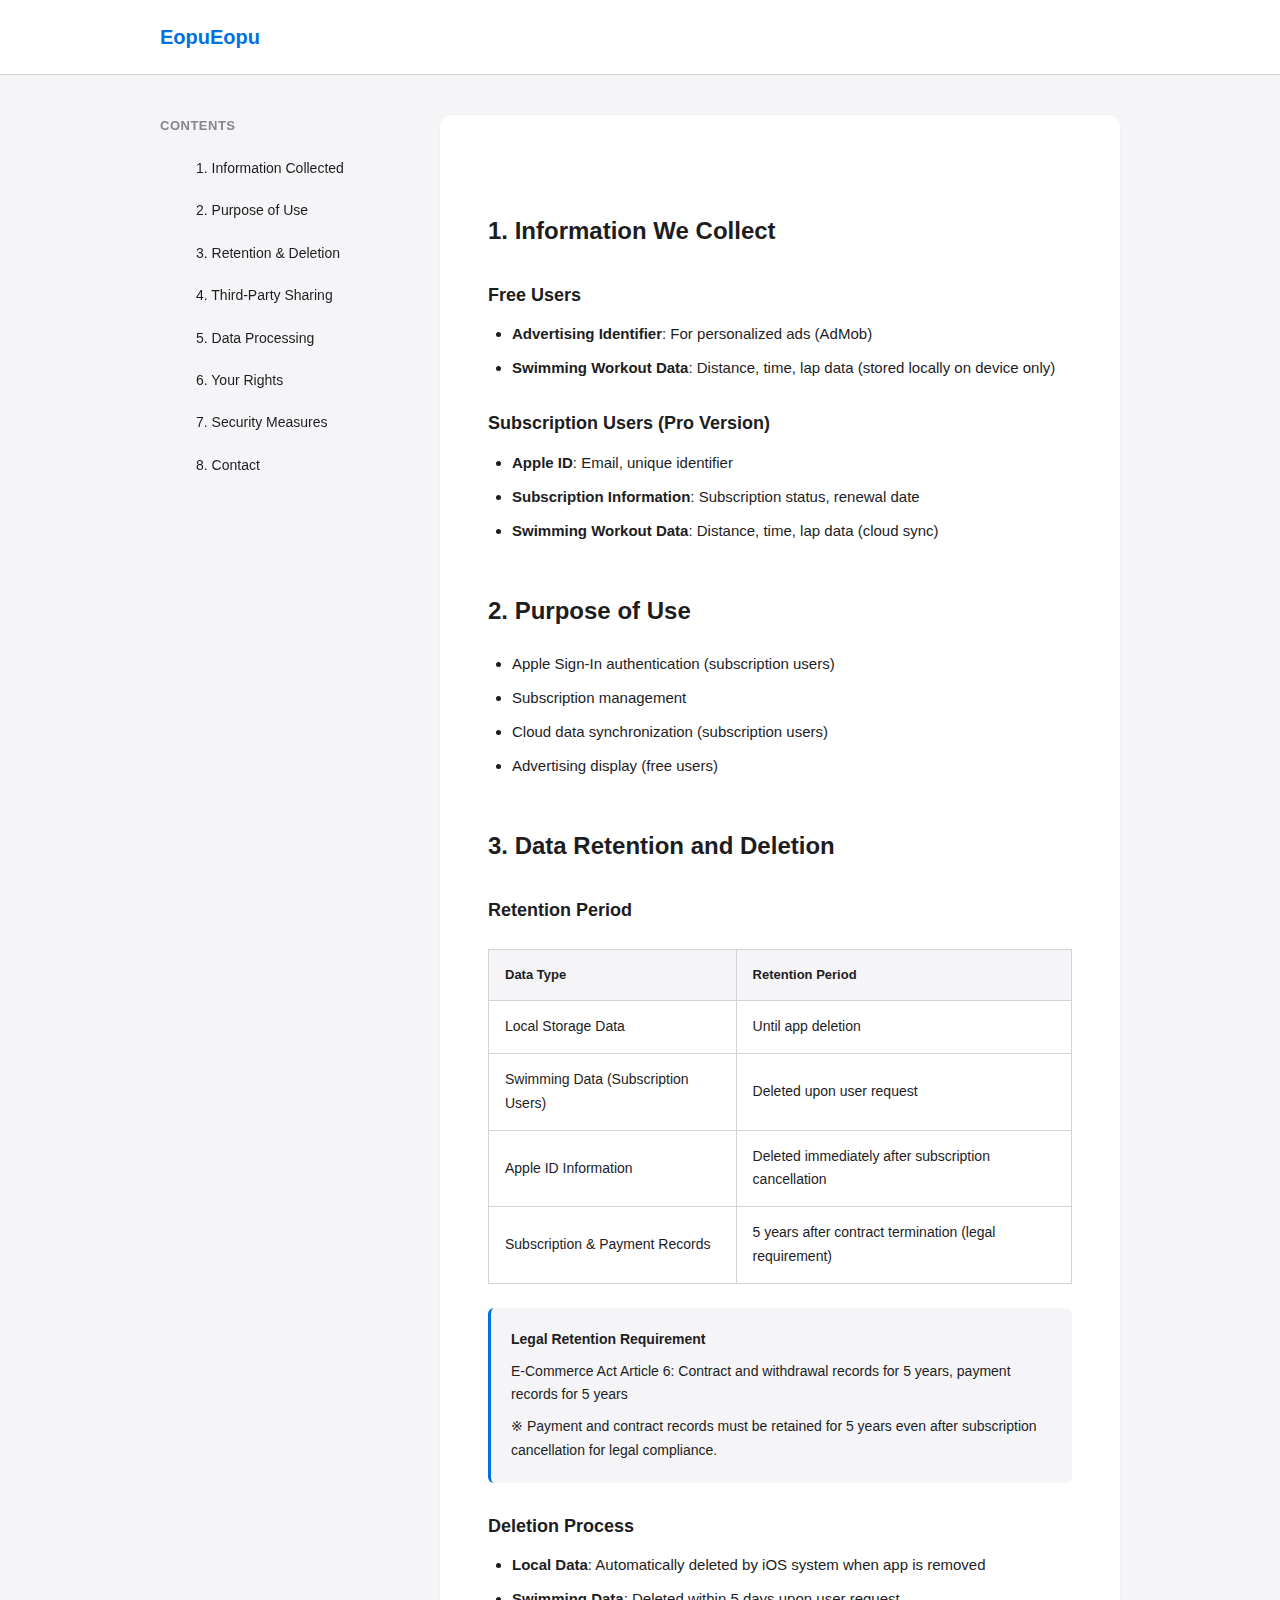
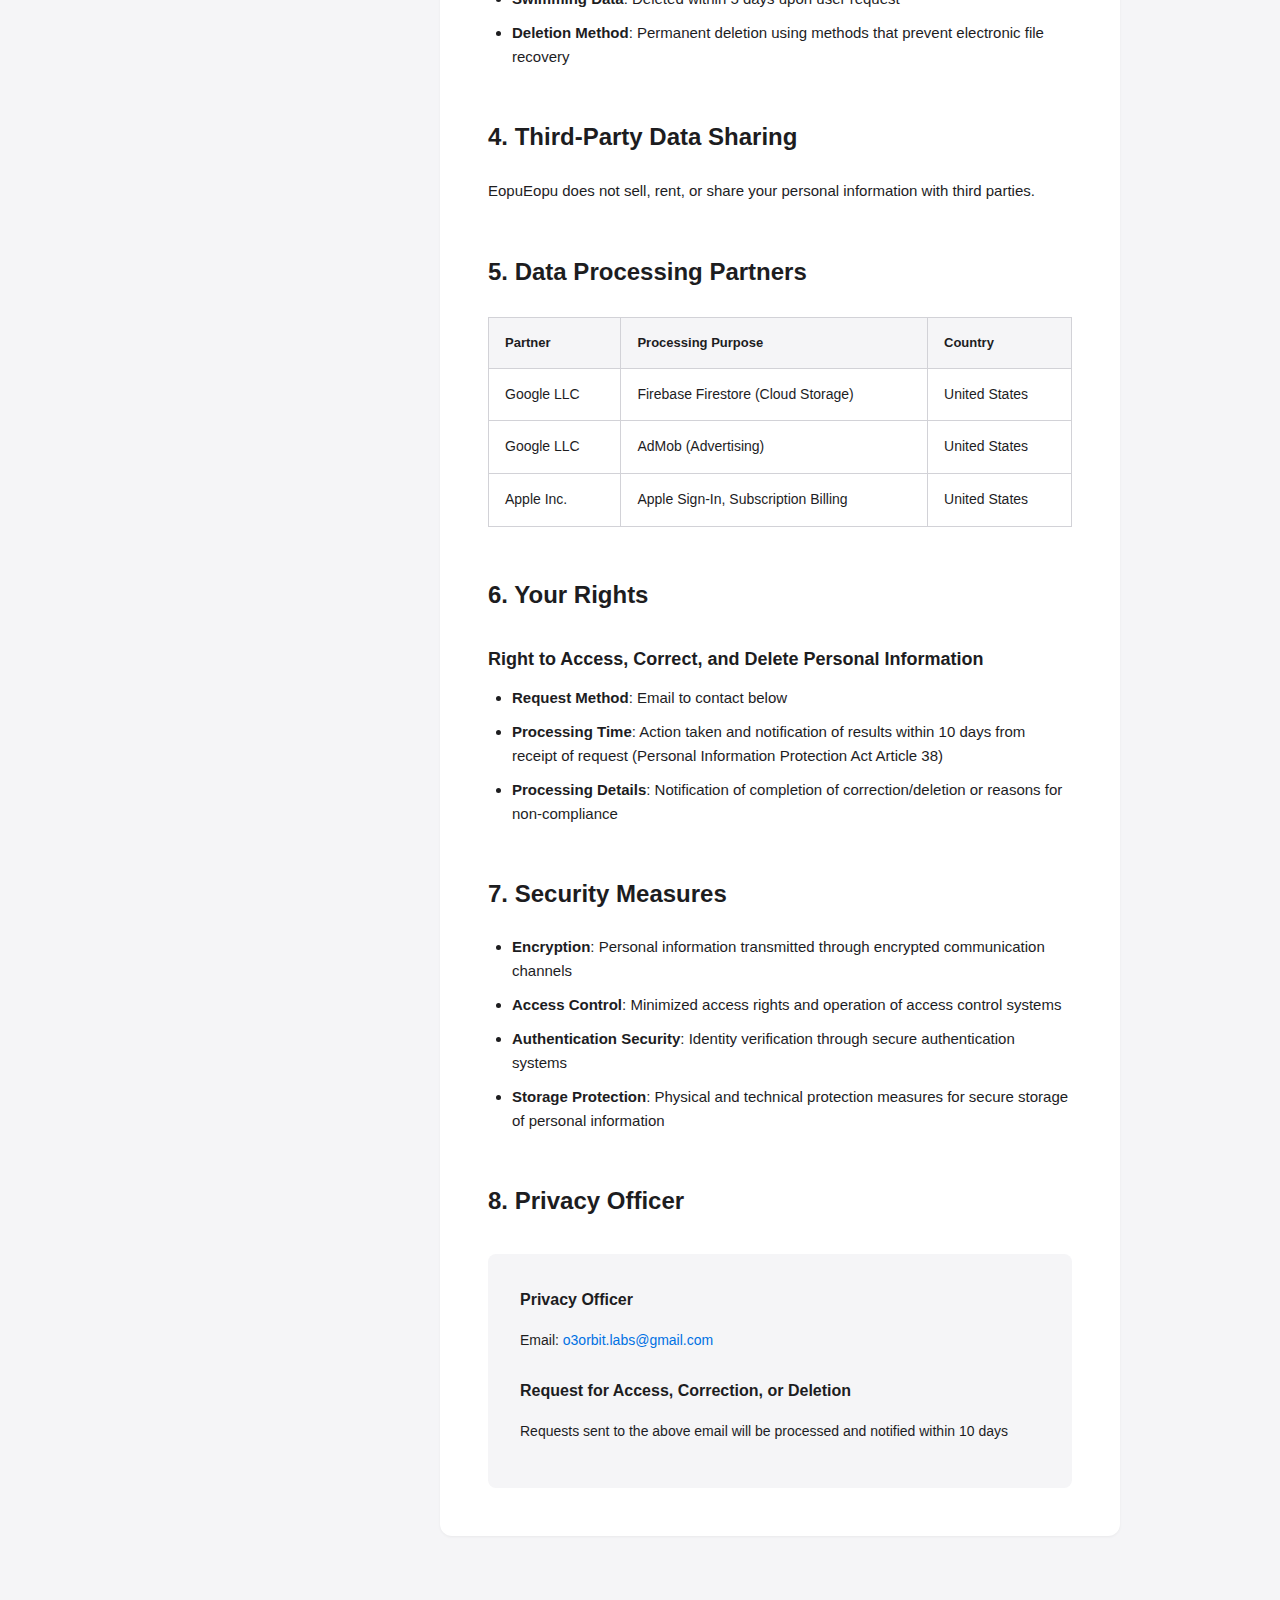
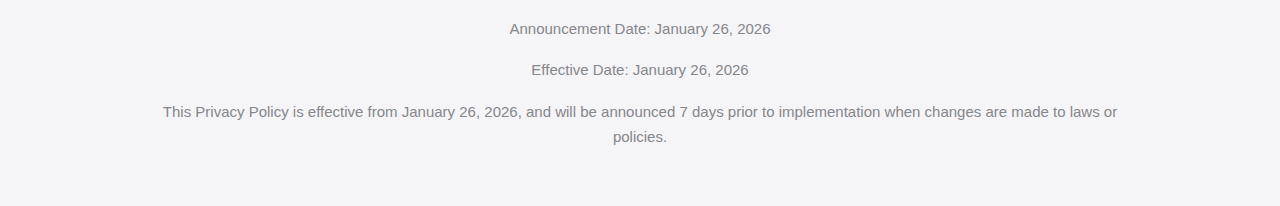
<file: index.html>
<!DOCTYPE html>
<html>
<head>
    <meta charset="UTF-8">
    <title>EopuEopu Privacy Policy</title>
    <script>
        // 브라우저 언어 감지
        const userLang = (navigator.language || navigator.userLanguage).toLowerCase();

        // 언어별 리다이렉트
        if (userLang.startsWith('ko')) {
            // 한국어: ko, ko-KR
            window.location.href = 'ko.html';
        } else if (userLang.startsWith('ja')) {
            // 일본어: ja, ja-JP
            window.location.href = 'ja.html';
        } else if (userLang === 'zh-tw' || userLang === 'zh-hk' || userLang === 'zh-mo' || userLang.startsWith('zh-hant')) {
            // 중국어 번체: zh-TW (대만), zh-HK (홍콩), zh-MO (마카오), zh-Hant
            window.location.href = 'zh-Hant.html';
        } else if (userLang === 'zh-cn' || userLang === 'zh-sg' || userLang === 'zh' || userLang.startsWith('zh-hans')) {
            // 중국어 간체: zh-CN (중국), zh-SG (싱가포르), zh (기본값), zh-Hans
            window.location.href = 'zh-Hans.html';
        } else if (userLang.startsWith('es')) {
            // 스페인어: es, es-ES, es-MX, es-AR 등
            window.location.href = 'es.html';
        } else if (userLang.startsWith('fr')) {
            // 프랑스어: fr, fr-FR, fr-CA 등
            window.location.href = 'fr.html';
        } else if (userLang.startsWith('de')) {
            // 독일어: de, de-DE, de-AT, de-CH 등
            window.location.href = 'de.html';
        } else if (userLang.startsWith('pt')) {
            // 포르투갈어: pt, pt-BR, pt-PT 등
            window.location.href = 'pt.html';
        } else if (userLang.startsWith('ru')) {
            // 러시아어: ru, ru-RU 등
            window.location.href = 'ru.html';
        } else {
            // 기본값: 영어 (en, en-US, en-GB 및 기타 모든 언어)
            window.location.href = 'en.html';
        }
    </script>
</head>
<body>
    <p>Redirecting...</p>
</body>
</html>
</file>
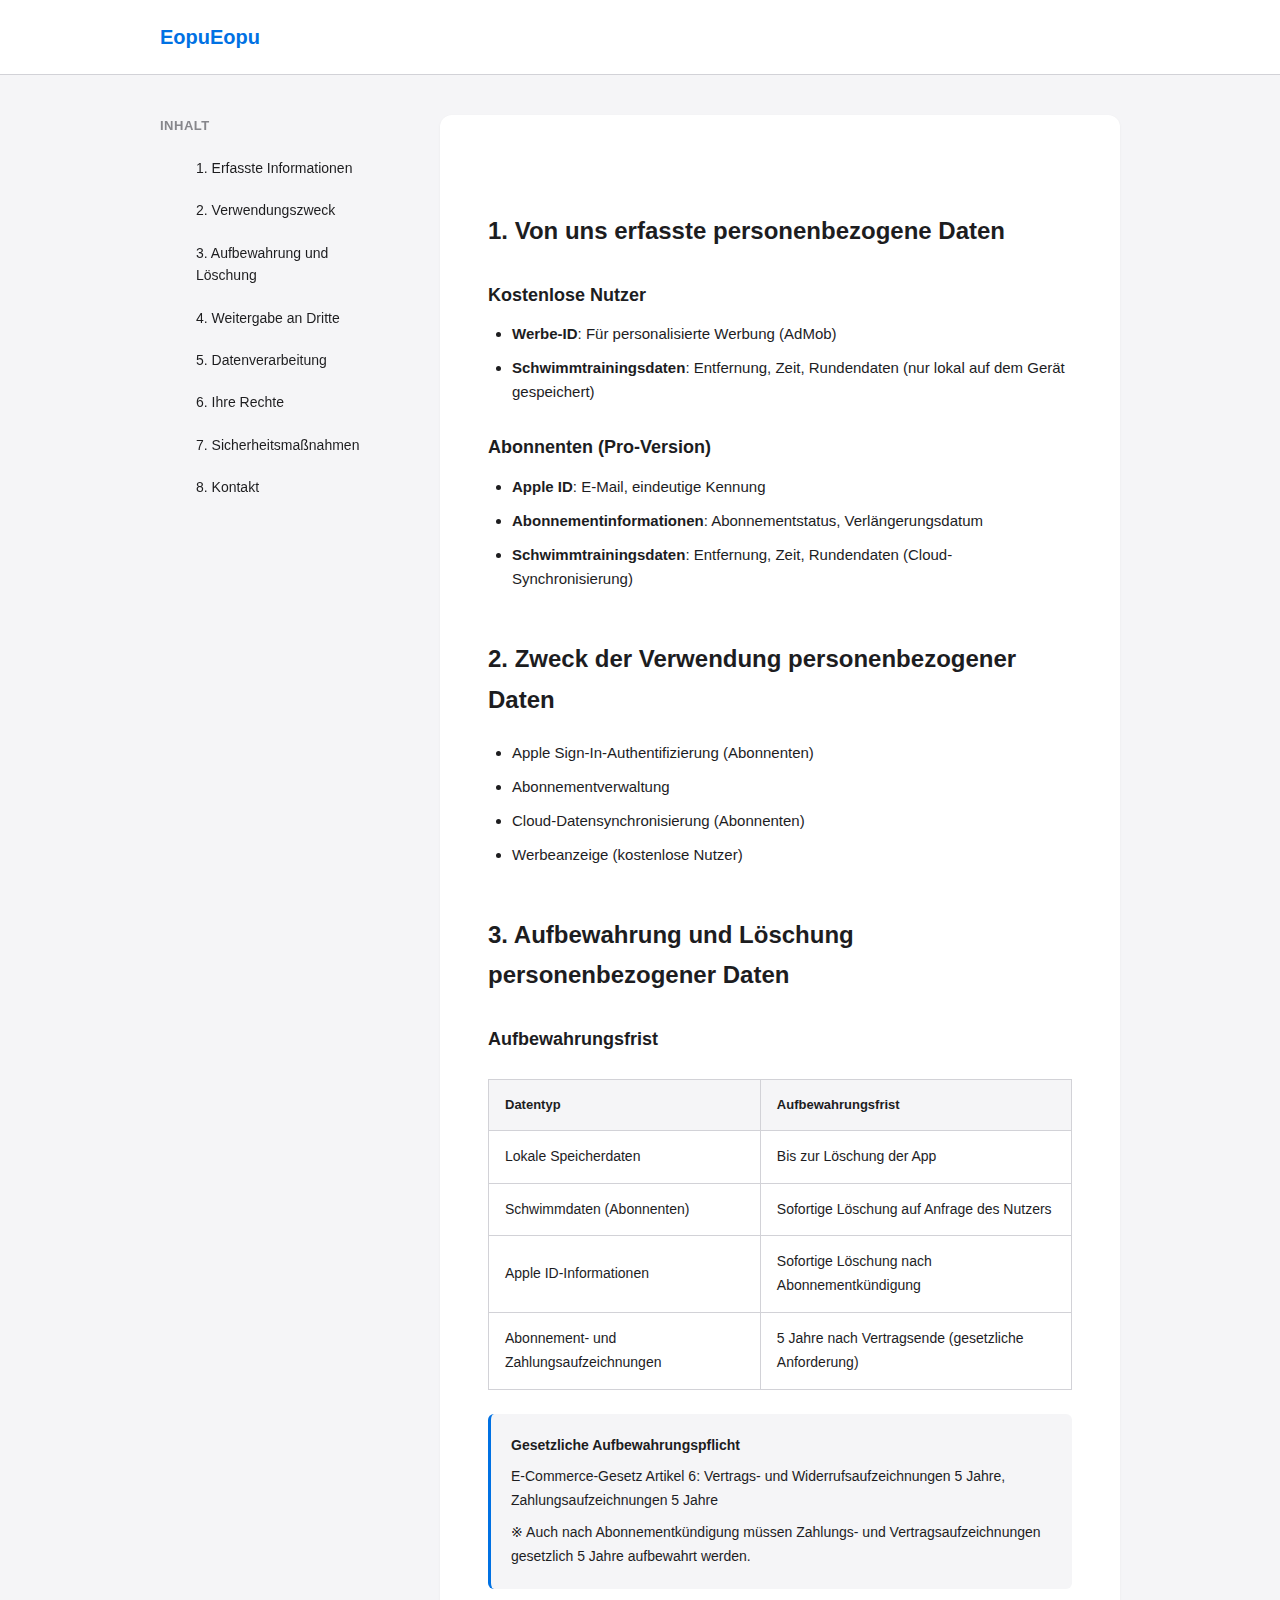
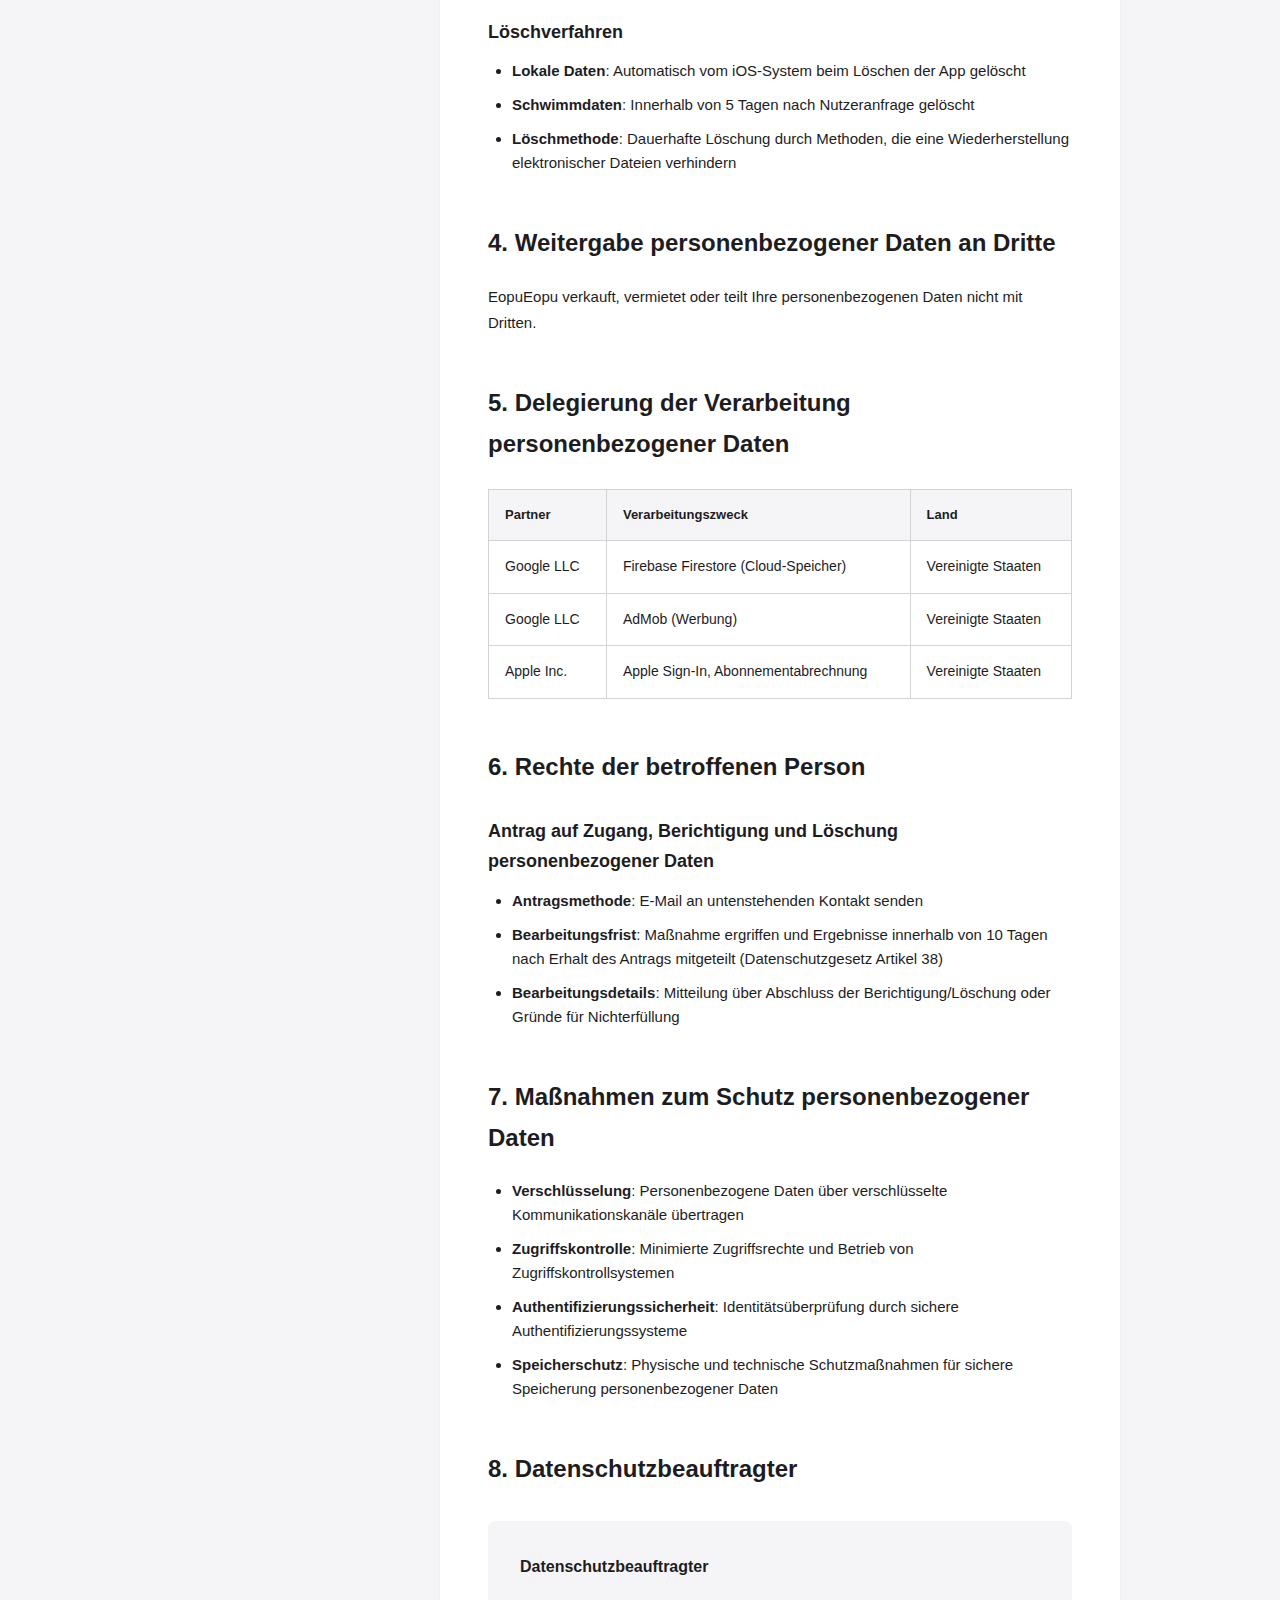
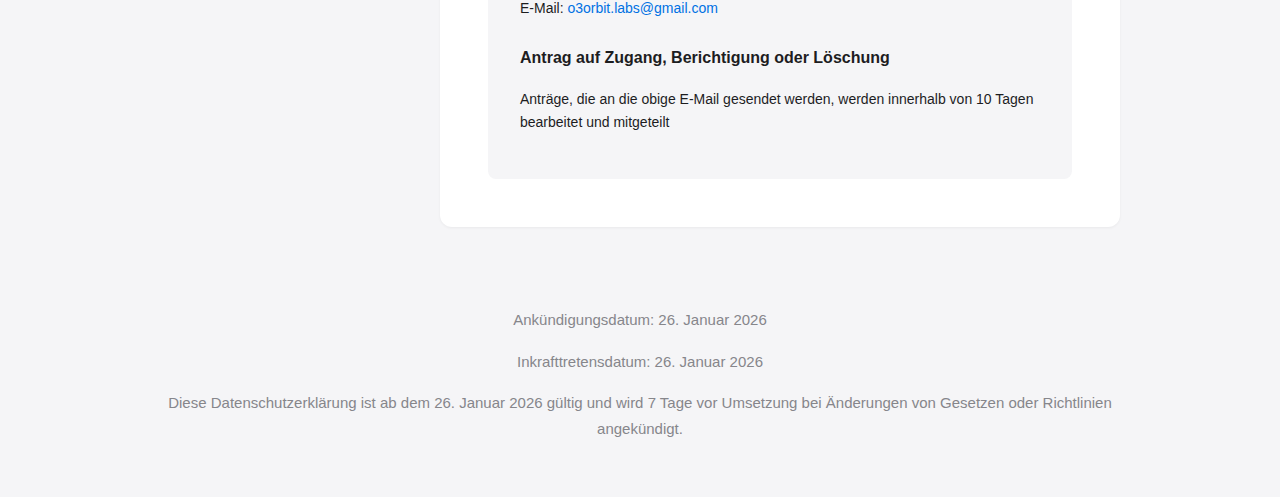
<file: de.html>
<!DOCTYPE html>
<html lang="de">
<head>
    <meta charset="UTF-8">
    <meta name="viewport" content="width=device-width, initial-scale=1.0">
    <title>EopuEopu Datenschutzerklärung</title>
    <link rel="stylesheet" href="common.css">
</head>
<body>
    <div class="header">
        <div class="header-content">
            <div class="logo">EopuEopu</div>
        </div>
    </div>
    <div class="container">
        <nav class="sidebar">
            <div class="nav-title">Inhalt</div>
            <ul class="nav-list">
                <li class="nav-item"><a href="#section1" class="nav-link">1. Erfasste Informationen</a></li>
                <li class="nav-item"><a href="#section2" class="nav-link">2. Verwendungszweck</a></li>
                <li class="nav-item"><a href="#section3" class="nav-link">3. Aufbewahrung und Löschung</a></li>
                <li class="nav-item"><a href="#section4" class="nav-link">4. Weitergabe an Dritte</a></li>
                <li class="nav-item"><a href="#section5" class="nav-link">5. Datenverarbeitung</a></li>
                <li class="nav-item"><a href="#section6" class="nav-link">6. Ihre Rechte</a></li>
                <li class="nav-item"><a href="#section7" class="nav-link">7. Sicherheitsmaßnahmen</a></li>
                <li class="nav-item"><a href="#section8" class="nav-link">8. Kontakt</a></li>
            </ul>
        </nav>
        <main class="content">
            <section id="section1">
                <h2>1. Von uns erfasste personenbezogene Daten</h2>
                <h3>Kostenlose Nutzer</h3>
                <ul>
                    <li><strong>Werbe-ID</strong>: Für personalisierte Werbung (AdMob)</li>
                    <li><strong>Schwimmtrainingsdaten</strong>: Entfernung, Zeit, Rundendaten (nur lokal auf dem Gerät gespeichert)</li>
                </ul>
                <h3>Abonnenten (Pro-Version)</h3>
                <ul>
                    <li><strong>Apple ID</strong>: E-Mail, eindeutige Kennung</li>
                    <li><strong>Abonnementinformationen</strong>: Abonnementstatus, Verlängerungsdatum</li>
                    <li><strong>Schwimmtrainingsdaten</strong>: Entfernung, Zeit, Rundendaten (Cloud-Synchronisierung)</li>
                </ul>
            </section>
            <section id="section2">
                <h2>2. Zweck der Verwendung personenbezogener Daten</h2>
                <ul>
                    <li>Apple Sign-In-Authentifizierung (Abonnenten)</li>
                    <li>Abonnementverwaltung</li>
                    <li>Cloud-Datensynchronisierung (Abonnenten)</li>
                    <li>Werbeanzeige (kostenlose Nutzer)</li>
                </ul>
            </section>
            <section id="section3">
                <h2>3. Aufbewahrung und Löschung personenbezogener Daten</h2>
                <h3>Aufbewahrungsfrist</h3>
                <table>
                    <thead>
                        <tr>
                            <th>Datentyp</th>
                            <th>Aufbewahrungsfrist</th>
                        </tr>
                    </thead>
                    <tbody>
                        <tr>
                            <td>Lokale Speicherdaten</td>
                            <td>Bis zur Löschung der App</td>
                        </tr>
                        <tr>
                            <td>Schwimmdaten (Abonnenten)</td>
                            <td>Sofortige Löschung auf Anfrage des Nutzers</td>
                        </tr>
                        <tr>
                            <td>Apple ID-Informationen</td>
                            <td>Sofortige Löschung nach Abonnementkündigung</td>
                        </tr>
                        <tr>
                            <td>Abonnement- und Zahlungsaufzeichnungen</td>
                            <td>5 Jahre nach Vertragsende (gesetzliche Anforderung)</td>
                        </tr>
                    </tbody>
                </table>
                <div class="info-box">
                    <p><strong>Gesetzliche Aufbewahrungspflicht</strong></p>
                    <p>E-Commerce-Gesetz Artikel 6: Vertrags- und Widerrufsaufzeichnungen 5 Jahre, Zahlungsaufzeichnungen 5 Jahre</p>
                    <p>※ Auch nach Abonnementkündigung müssen Zahlungs- und Vertragsaufzeichnungen gesetzlich 5 Jahre aufbewahrt werden.</p>
                </div>
                <h3>Löschverfahren</h3>
                <ul>
                    <li><strong>Lokale Daten</strong>: Automatisch vom iOS-System beim Löschen der App gelöscht</li>
                    <li><strong>Schwimmdaten</strong>: Innerhalb von 5 Tagen nach Nutzeranfrage gelöscht</li>
                    <li><strong>Löschmethode</strong>: Dauerhafte Löschung durch Methoden, die eine Wiederherstellung elektronischer Dateien verhindern</li>
                </ul>
            </section>
            <section id="section4">
                <h2>4. Weitergabe personenbezogener Daten an Dritte</h2>
                <p>EopuEopu verkauft, vermietet oder teilt Ihre personenbezogenen Daten nicht mit Dritten.</p>
            </section>
            <section id="section5">
                <h2>5. Delegierung der Verarbeitung personenbezogener Daten</h2>
                <table>
                    <thead>
                        <tr>
                            <th>Partner</th>
                            <th>Verarbeitungszweck</th>
                            <th>Land</th>
                        </tr>
                    </thead>
                    <tbody>
                        <tr>
                            <td>Google LLC</td>
                            <td>Firebase Firestore (Cloud-Speicher)</td>
                            <td>Vereinigte Staaten</td>
                        </tr>
                        <tr>
                            <td>Google LLC</td>
                            <td>AdMob (Werbung)</td>
                            <td>Vereinigte Staaten</td>
                        </tr>
                        <tr>
                            <td>Apple Inc.</td>
                            <td>Apple Sign-In, Abonnementabrechnung</td>
                            <td>Vereinigte Staaten</td>
                        </tr>
                    </tbody>
                </table>
            </section>
            <section id="section6">
                <h2>6. Rechte der betroffenen Person</h2>
                <h3>Antrag auf Zugang, Berichtigung und Löschung personenbezogener Daten</h3>
                <ul>
                    <li><strong>Antragsmethode</strong>: E-Mail an untenstehenden Kontakt senden</li>
                    <li><strong>Bearbeitungsfrist</strong>: Maßnahme ergriffen und Ergebnisse innerhalb von 10 Tagen nach Erhalt des Antrags mitgeteilt (Datenschutzgesetz Artikel 38)</li>
                    <li><strong>Bearbeitungsdetails</strong>: Mitteilung über Abschluss der Berichtigung/Löschung oder Gründe für Nichterfüllung</li>
                </ul>
            </section>
            <section id="section7">
                <h2>7. Maßnahmen zum Schutz personenbezogener Daten</h2>
                <ul>
                    <li><strong>Verschlüsselung</strong>: Personenbezogene Daten über verschlüsselte Kommunikationskanäle übertragen</li>
                    <li><strong>Zugriffskontrolle</strong>: Minimierte Zugriffsrechte und Betrieb von Zugriffskontrollsystemen</li>
                    <li><strong>Authentifizierungssicherheit</strong>: Identitätsüberprüfung durch sichere Authentifizierungssysteme</li>
                    <li><strong>Speicherschutz</strong>: Physische und technische Schutzmaßnahmen für sichere Speicherung personenbezogener Daten</li>
                </ul>
            </section>
            <section id="section8">
                <h2>8. Datenschutzbeauftragter</h2>
                <div class="contact-section">
                    <div class="contact-title">Datenschutzbeauftragter</div>
                    <div class="contact-item">
                        E-Mail: <a href="mailto:o3orbit.labs@gmail.com" class="contact-link">o3orbit.labs@gmail.com</a>
                    </div>
                    <div class="contact-title" style="margin-top: 24px;">Antrag auf Zugang, Berichtigung oder Löschung</div>
                    <div class="contact-item">Anträge, die an die obige E-Mail gesendet werden, werden innerhalb von 10 Tagen bearbeitet und mitgeteilt</div>
                </div>
            </section>
        </main>
    </div>
    <footer class="footer">
        <p>Ankündigungsdatum: 26. Januar 2026</p>
        <p>Inkrafttretensdatum: 26. Januar 2026</p>
        <p style="margin-top: 16px;">Diese Datenschutzerklärung ist ab dem 26. Januar 2026 gültig und wird 7 Tage vor Umsetzung bei Änderungen von Gesetzen oder Richtlinien angekündigt.</p>
    </footer>
    <script src="common.js"></script>
</body>
</html>
</file>
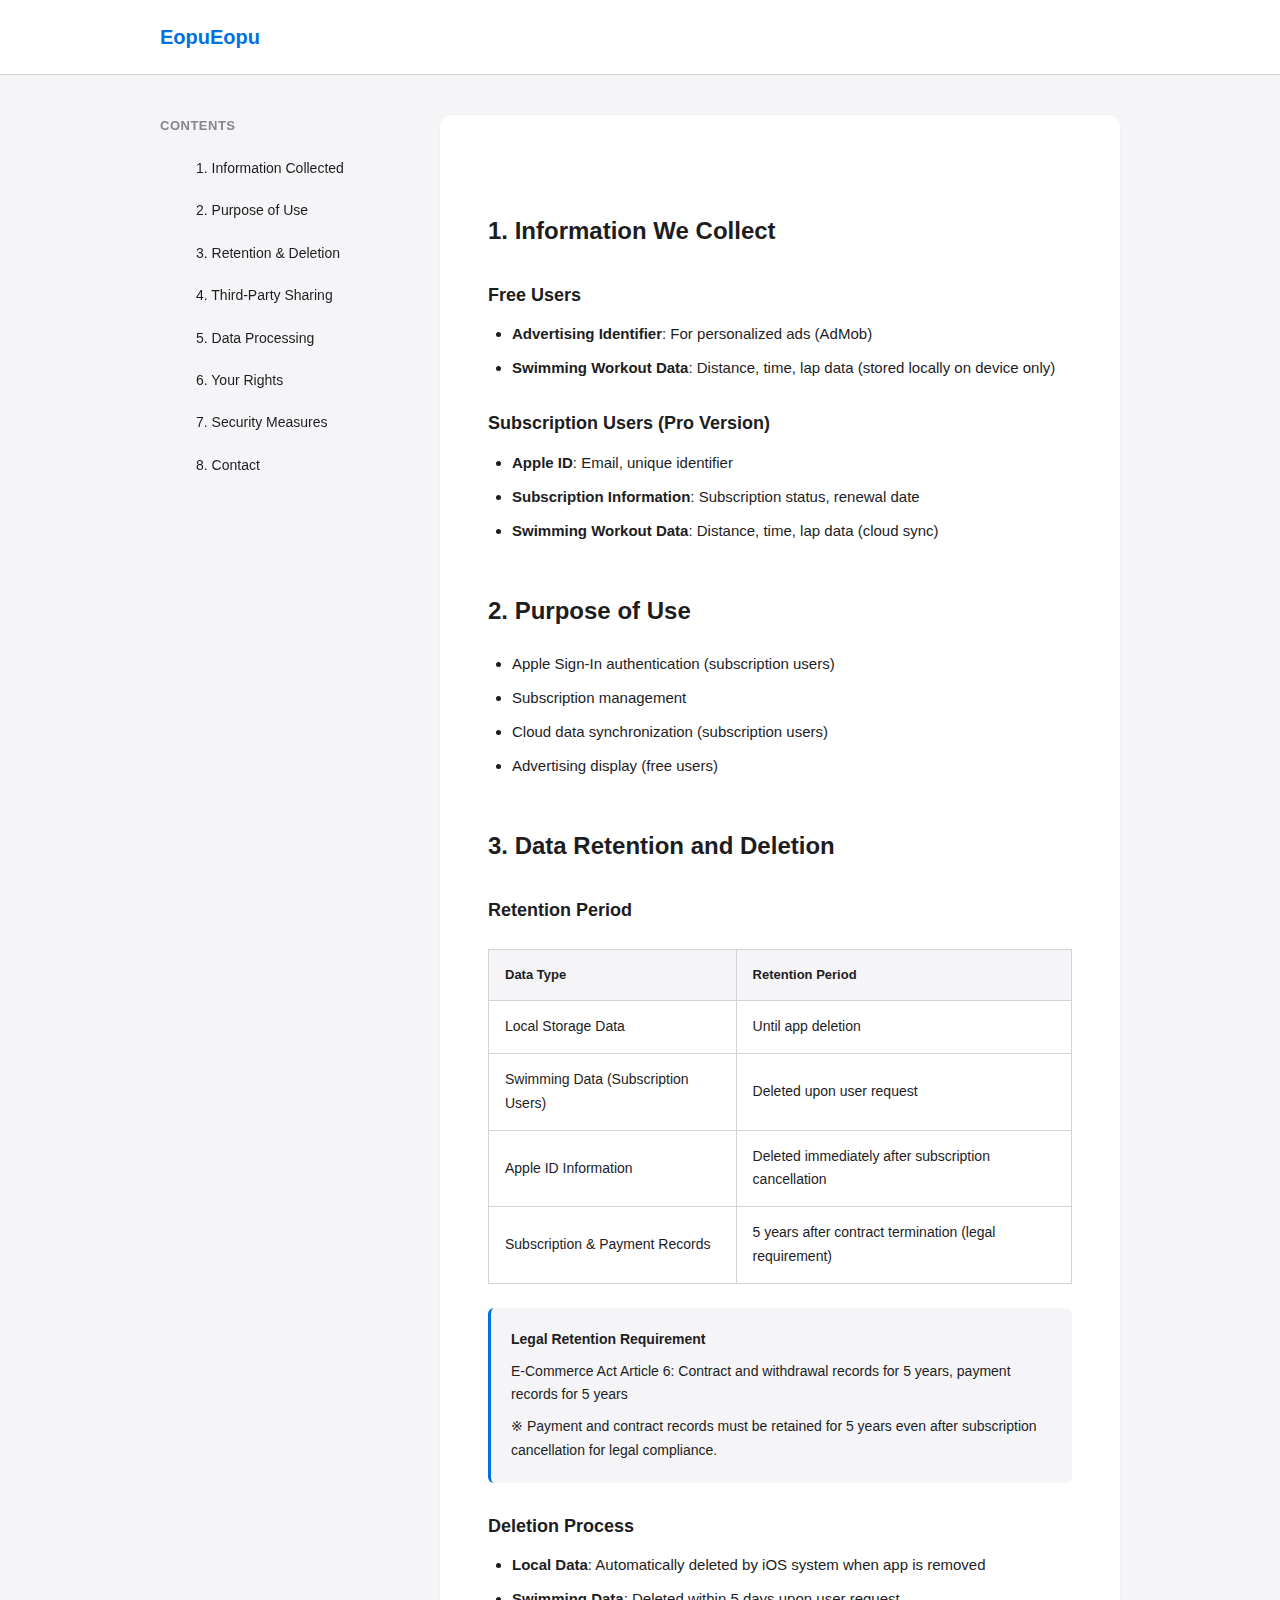
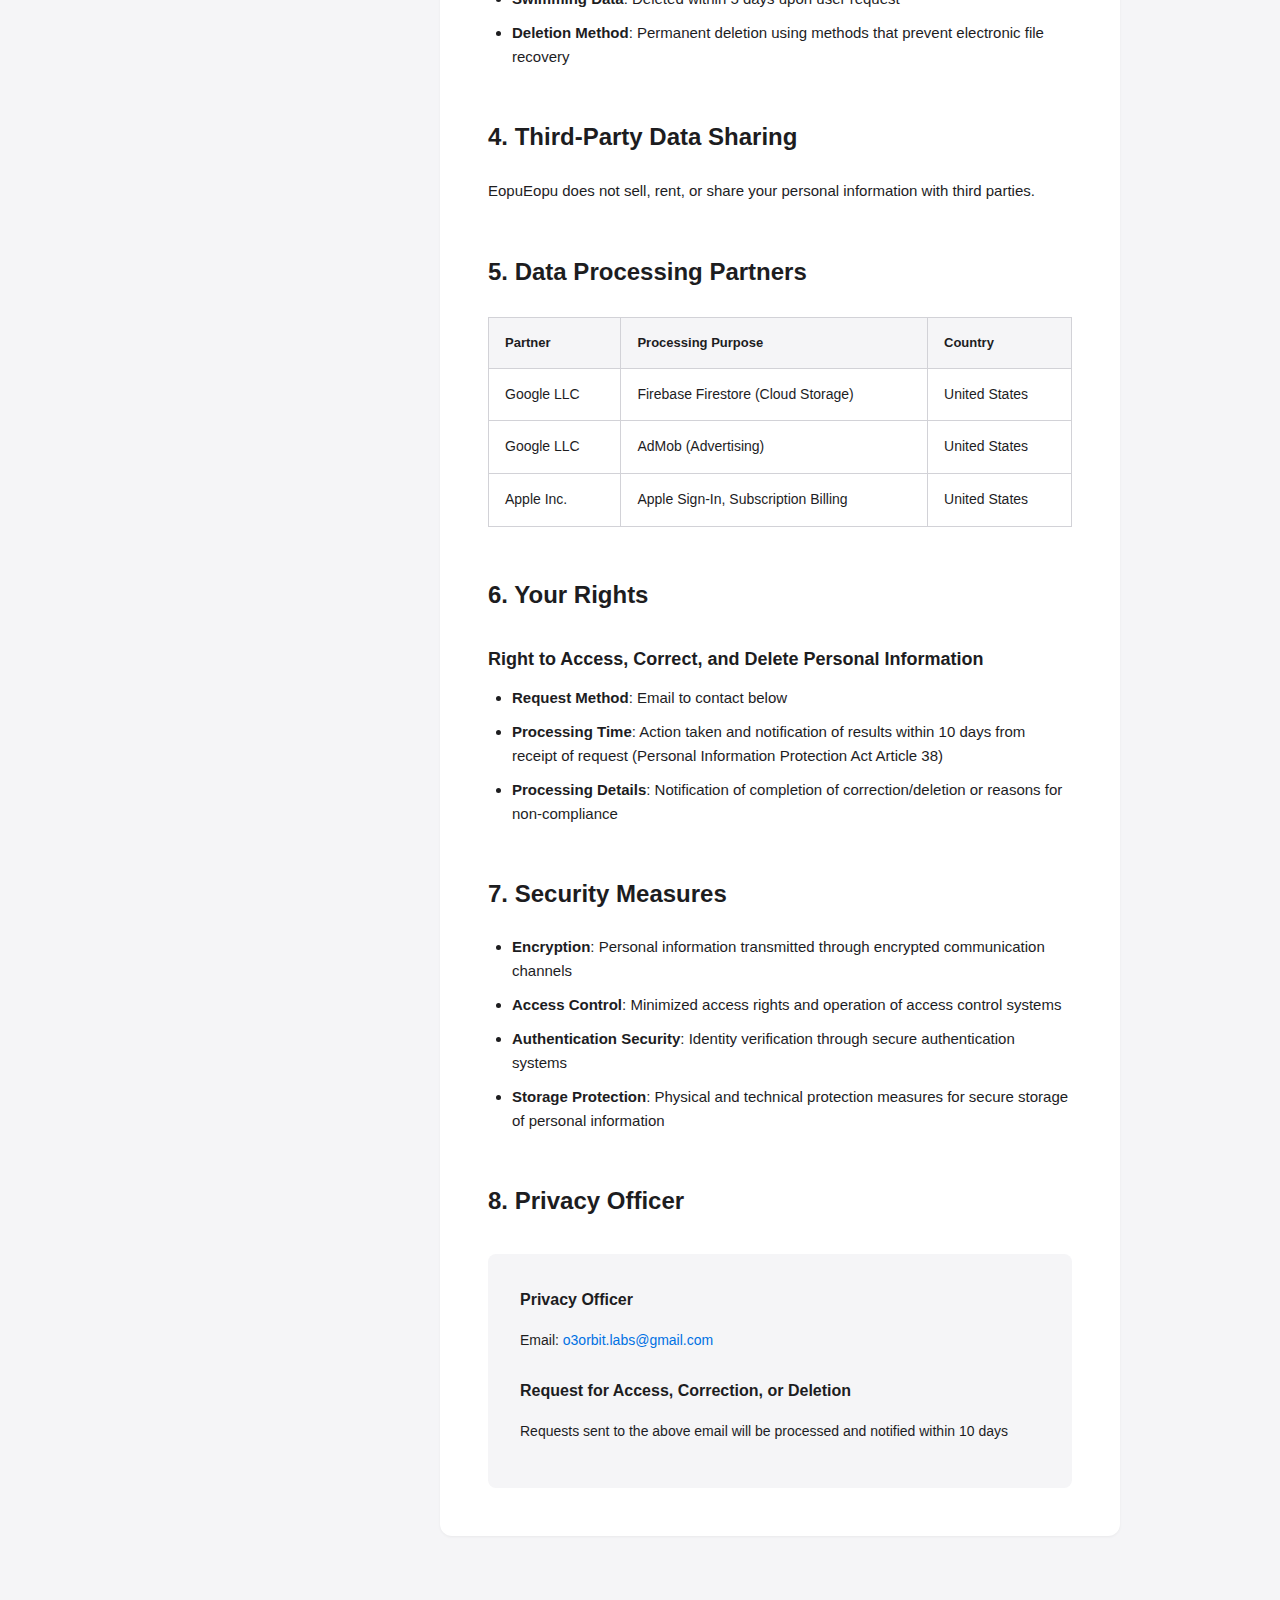
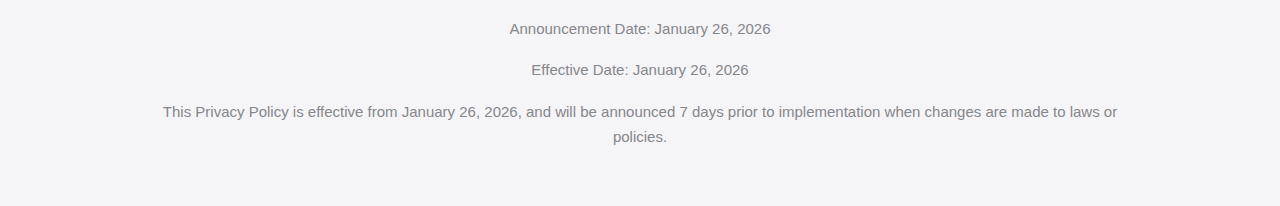
<file: en.html>
<!DOCTYPE html>
<html lang="en">
<head>
    <meta charset="UTF-8">
    <meta name="viewport" content="width=device-width, initial-scale=1.0">
    <title>EopuEopu Privacy Policy</title>
    <link rel="stylesheet" href="common.css">
</head>
<body>
    <!-- Header -->
    <div class="header">
        <div class="header-content">
            <div class="logo">EopuEopu</div>
        </div>
    </div>

    <!-- Main Container -->
    <div class="container">
        <!-- Sidebar Navigation -->
        <nav class="sidebar">
            <div class="nav-title">Contents</div>
            <ul class="nav-list">
                <li class="nav-item"><a href="#section1" class="nav-link">1. Information Collected</a></li>
                <li class="nav-item"><a href="#section2" class="nav-link">2. Purpose of Use</a></li>
                <li class="nav-item"><a href="#section3" class="nav-link">3. Retention & Deletion</a></li>
                <li class="nav-item"><a href="#section4" class="nav-link">4. Third-Party Sharing</a></li>
                <li class="nav-item"><a href="#section5" class="nav-link">5. Data Processing</a></li>
                <li class="nav-item"><a href="#section6" class="nav-link">6. Your Rights</a></li>
                <li class="nav-item"><a href="#section7" class="nav-link">7. Security Measures</a></li>
                <li class="nav-item"><a href="#section8" class="nav-link">8. Contact</a></li>
            </ul>
        </nav>

        <!-- Main Content -->
        <main class="content">
            <section id="section1">
                <h2>1. Information We Collect</h2>

                <h3>Free Users</h3>
                <ul>
                    <li><strong>Advertising Identifier</strong>: For personalized ads (AdMob)</li>
                    <li><strong>Swimming Workout Data</strong>: Distance, time, lap data (stored locally on device only)</li>
                </ul>

                <h3>Subscription Users (Pro Version)</h3>
                <ul>
                    <li><strong>Apple ID</strong>: Email, unique identifier</li>
                    <li><strong>Subscription Information</strong>: Subscription status, renewal date</li>
                    <li><strong>Swimming Workout Data</strong>: Distance, time, lap data (cloud sync)</li>
                </ul>
            </section>

            <section id="section2">
                <h2>2. Purpose of Use</h2>
                <ul>
                    <li>Apple Sign-In authentication (subscription users)</li>
                    <li>Subscription management</li>
                    <li>Cloud data synchronization (subscription users)</li>
                    <li>Advertising display (free users)</li>
                </ul>
            </section>

            <section id="section3">
                <h2>3. Data Retention and Deletion</h2>

                <h3>Retention Period</h3>
                <table>
                    <thead>
                        <tr>
                            <th>Data Type</th>
                            <th>Retention Period</th>
                        </tr>
                    </thead>
                    <tbody>
                        <tr>
                            <td>Local Storage Data</td>
                            <td>Until app deletion</td>
                        </tr>
                        <tr>
                            <td>Swimming Data (Subscription Users)</td>
                            <td>Deleted upon user request</td>
                        </tr>
                        <tr>
                            <td>Apple ID Information</td>
                            <td>Deleted immediately after subscription cancellation</td>
                        </tr>
                        <tr>
                            <td>Subscription & Payment Records</td>
                            <td>5 years after contract termination (legal requirement)</td>
                        </tr>
                    </tbody>
                </table>

                <div class="info-box">
                    <p><strong>Legal Retention Requirement</strong></p>
                    <p>E-Commerce Act Article 6: Contract and withdrawal records for 5 years, payment records for 5 years</p>
                    <p>※ Payment and contract records must be retained for 5 years even after subscription cancellation for legal compliance.</p>
                </div>

                <h3>Deletion Process</h3>
                <ul>
                    <li><strong>Local Data</strong>: Automatically deleted by iOS system when app is removed</li>
                    <li><strong>Swimming Data</strong>: Deleted within 5 days upon user request</li>
                    <li><strong>Deletion Method</strong>: Permanent deletion using methods that prevent electronic file recovery</li>
                </ul>
            </section>

            <section id="section4">
                <h2>4. Third-Party Data Sharing</h2>
                <p>EopuEopu does not sell, rent, or share your personal information with third parties.</p>
            </section>

            <section id="section5">
                <h2>5. Data Processing Partners</h2>
                <table>
                    <thead>
                        <tr>
                            <th>Partner</th>
                            <th>Processing Purpose</th>
                            <th>Country</th>
                        </tr>
                    </thead>
                    <tbody>
                        <tr>
                            <td>Google LLC</td>
                            <td>Firebase Firestore (Cloud Storage)</td>
                            <td>United States</td>
                        </tr>
                        <tr>
                            <td>Google LLC</td>
                            <td>AdMob (Advertising)</td>
                            <td>United States</td>
                        </tr>
                        <tr>
                            <td>Apple Inc.</td>
                            <td>Apple Sign-In, Subscription Billing</td>
                            <td>United States</td>
                        </tr>
                    </tbody>
                </table>
            </section>

            <section id="section6">
                <h2>6. Your Rights</h2>

                <h3>Right to Access, Correct, and Delete Personal Information</h3>
                <ul>
                    <li><strong>Request Method</strong>: Email to contact below</li>
                    <li><strong>Processing Time</strong>: Action taken and notification of results within 10 days from receipt of request (Personal Information Protection Act Article 38)</li>
                    <li><strong>Processing Details</strong>: Notification of completion of correction/deletion or reasons for non-compliance</li>
                </ul>
            </section>

            <section id="section7">
                <h2>7. Security Measures</h2>
                <ul>
                    <li><strong>Encryption</strong>: Personal information transmitted through encrypted communication channels</li>
                    <li><strong>Access Control</strong>: Minimized access rights and operation of access control systems</li>
                    <li><strong>Authentication Security</strong>: Identity verification through secure authentication systems</li>
                    <li><strong>Storage Protection</strong>: Physical and technical protection measures for secure storage of personal information</li>
                </ul>
            </section>

            <section id="section8">
                <h2>8. Privacy Officer</h2>

                <div class="contact-section">
                    <div class="contact-title">Privacy Officer</div>
                    <div class="contact-item">
                        Email: <a href="mailto:o3orbit.labs@gmail.com" class="contact-link">o3orbit.labs@gmail.com</a>
                    </div>

                    <div class="contact-title" style="margin-top: 24px;">Request for Access, Correction, or Deletion</div>
                    <div class="contact-item">Requests sent to the above email will be processed and notified within 10 days</div>
                </div>
            </section>
        </main>
    </div>

    <!-- Footer -->
    <footer class="footer">
        <p>Announcement Date: January 26, 2026</p>
        <p>Effective Date: January 26, 2026</p>
        <p style="margin-top: 16px;">This Privacy Policy is effective from January 26, 2026, and will be announced 7 days prior to implementation when changes are made to laws or policies.</p>
    </footer>

    <script src="common.js"></script>
</body>
</html>
</file>
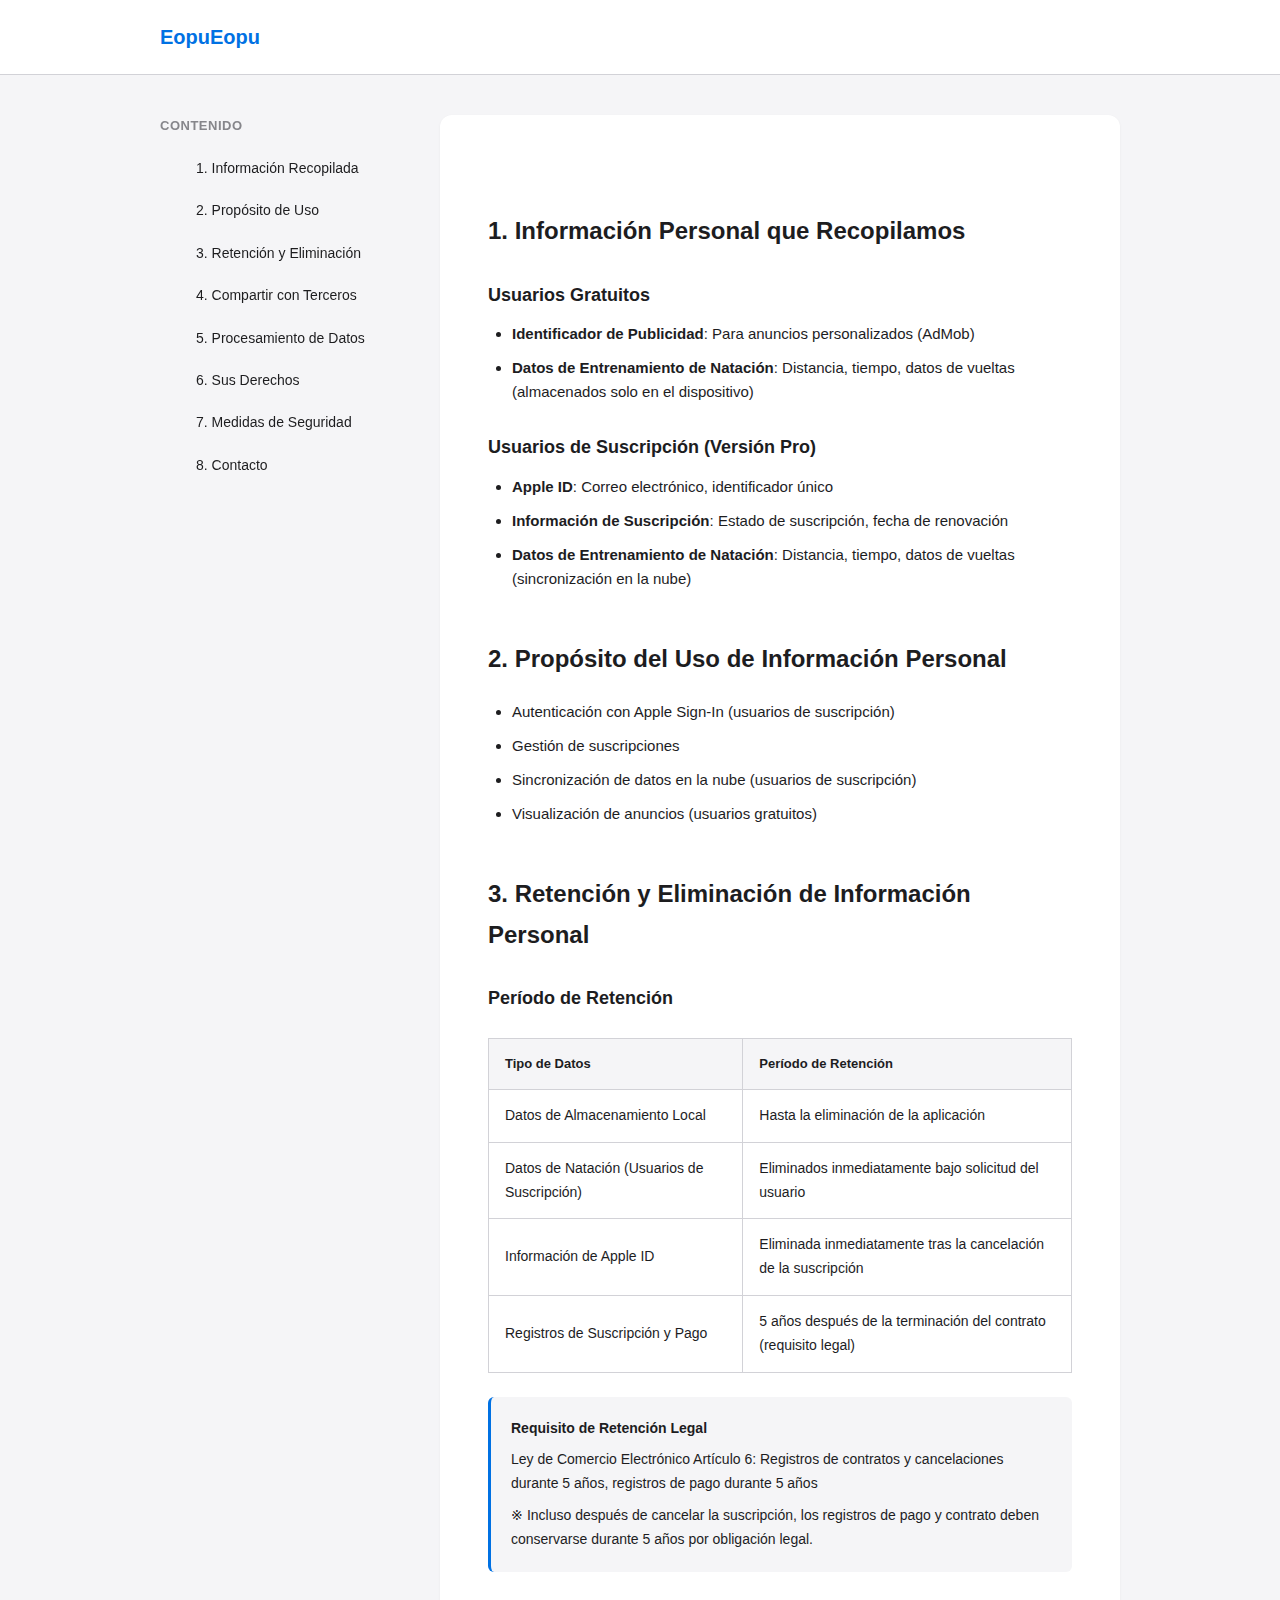
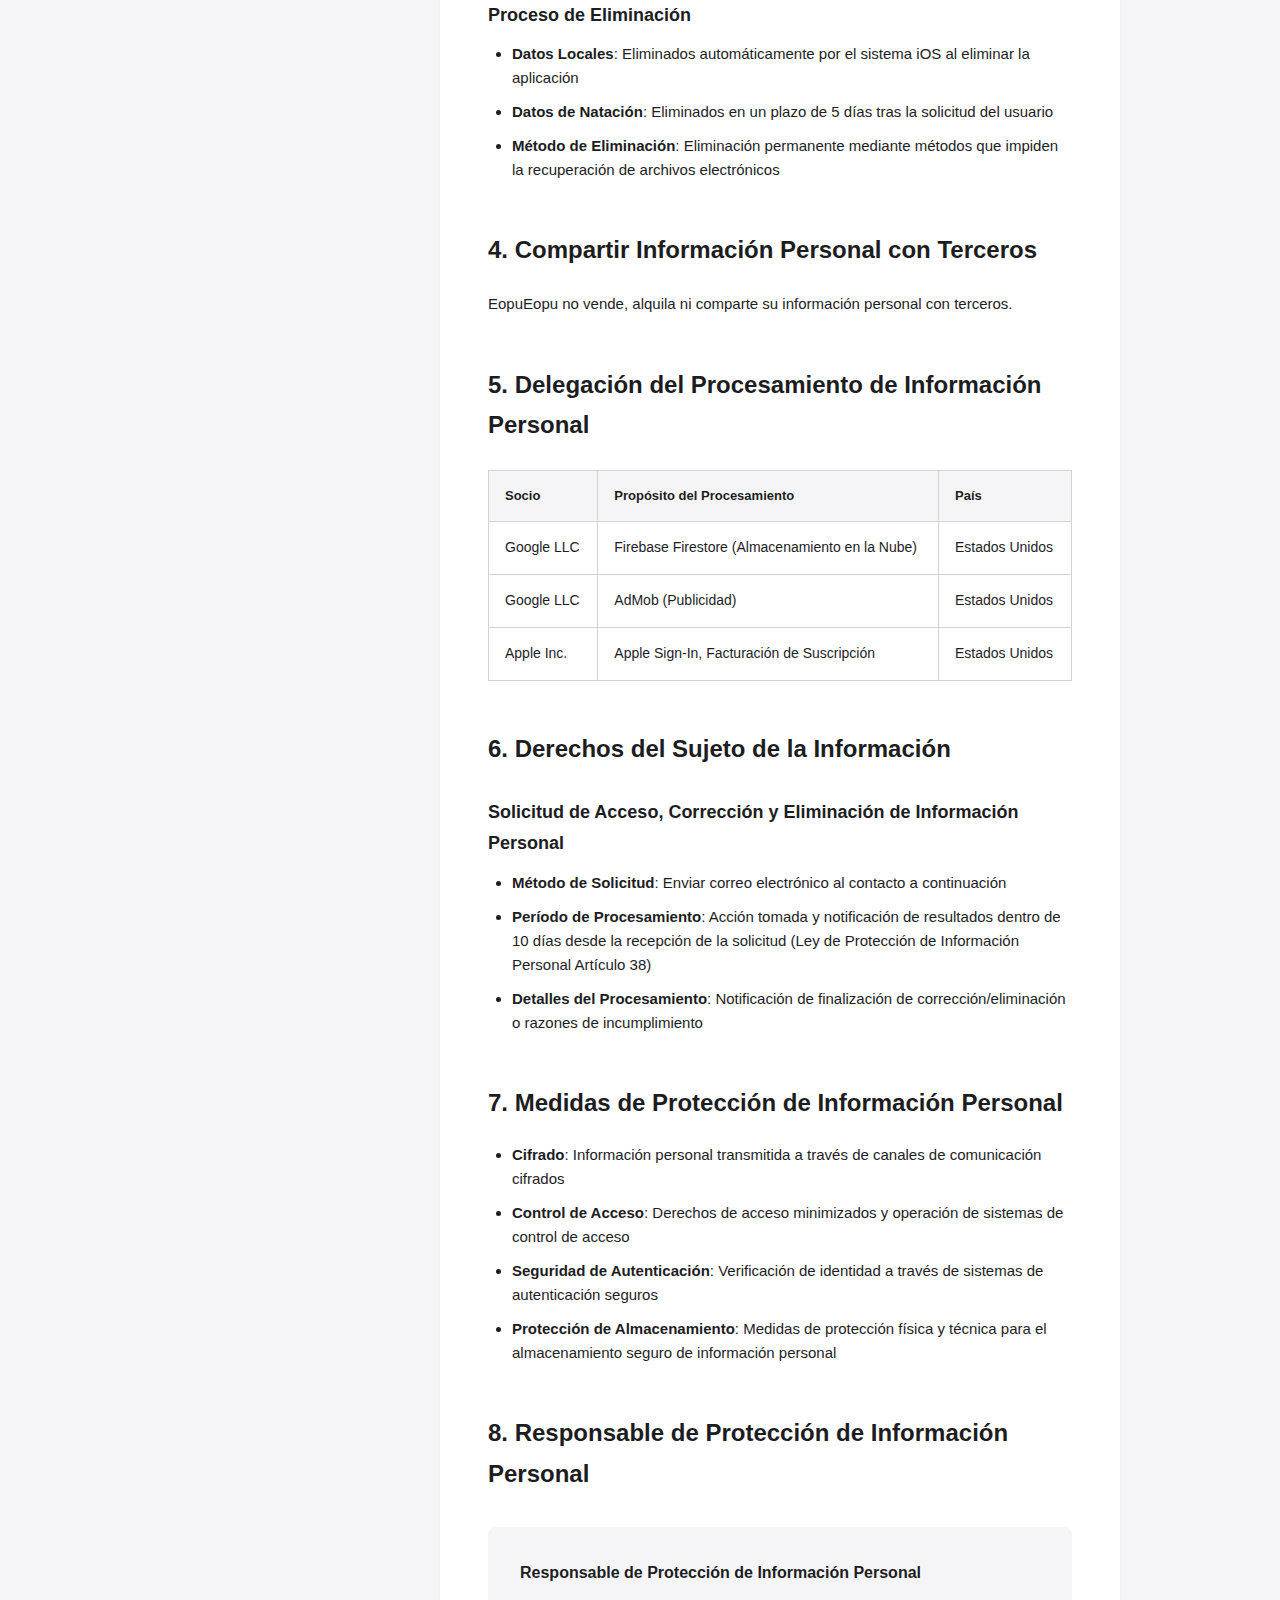
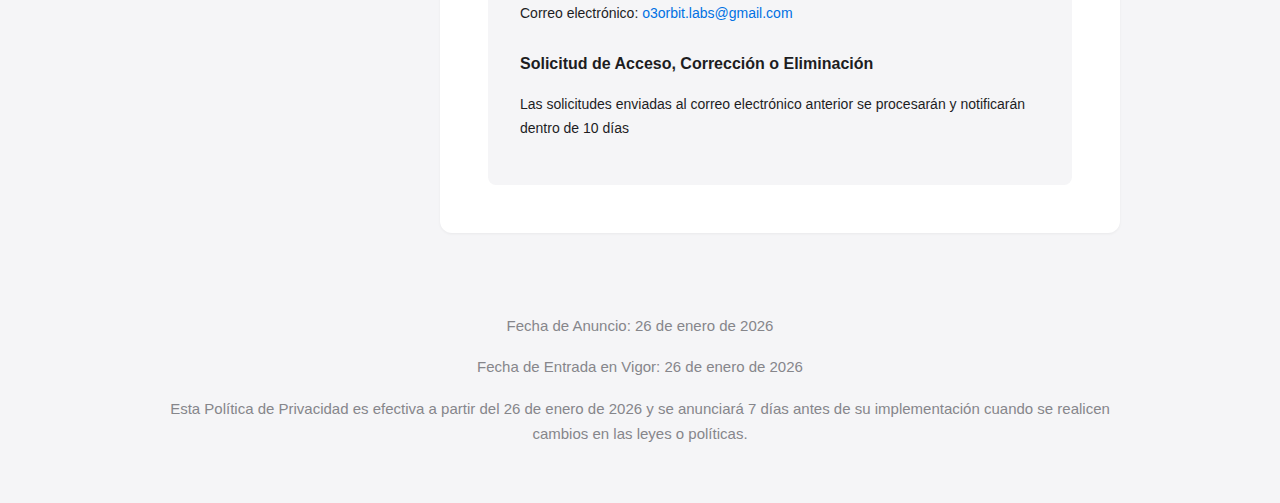
<file: es.html>
<!DOCTYPE html>
<html lang="es">
<head>
    <meta charset="UTF-8">
    <meta name="viewport" content="width=device-width, initial-scale=1.0">
    <title>EopuEopu Política de Privacidad</title>
    <link rel="stylesheet" href="common.css">
</head>
<body>
    <div class="header">
        <div class="header-content">
            <div class="logo">EopuEopu</div>
        </div>
    </div>

    <div class="container">
        <nav class="sidebar">
            <div class="nav-title">Contenido</div>
            <ul class="nav-list">
                <li class="nav-item"><a href="#section1" class="nav-link">1. Información Recopilada</a></li>
                <li class="nav-item"><a href="#section2" class="nav-link">2. Propósito de Uso</a></li>
                <li class="nav-item"><a href="#section3" class="nav-link">3. Retención y Eliminación</a></li>
                <li class="nav-item"><a href="#section4" class="nav-link">4. Compartir con Terceros</a></li>
                <li class="nav-item"><a href="#section5" class="nav-link">5. Procesamiento de Datos</a></li>
                <li class="nav-item"><a href="#section6" class="nav-link">6. Sus Derechos</a></li>
                <li class="nav-item"><a href="#section7" class="nav-link">7. Medidas de Seguridad</a></li>
                <li class="nav-item"><a href="#section8" class="nav-link">8. Contacto</a></li>
            </ul>
        </nav>

        <main class="content">
            <section id="section1">
                <h2>1. Información Personal que Recopilamos</h2>

                <h3>Usuarios Gratuitos</h3>
                <ul>
                    <li><strong>Identificador de Publicidad</strong>: Para anuncios personalizados (AdMob)</li>
                    <li><strong>Datos de Entrenamiento de Natación</strong>: Distancia, tiempo, datos de vueltas (almacenados solo en el dispositivo)</li>
                </ul>

                <h3>Usuarios de Suscripción (Versión Pro)</h3>
                <ul>
                    <li><strong>Apple ID</strong>: Correo electrónico, identificador único</li>
                    <li><strong>Información de Suscripción</strong>: Estado de suscripción, fecha de renovación</li>
                    <li><strong>Datos de Entrenamiento de Natación</strong>: Distancia, tiempo, datos de vueltas (sincronización en la nube)</li>
                </ul>
            </section>

            <section id="section2">
                <h2>2. Propósito del Uso de Información Personal</h2>
                <ul>
                    <li>Autenticación con Apple Sign-In (usuarios de suscripción)</li>
                    <li>Gestión de suscripciones</li>
                    <li>Sincronización de datos en la nube (usuarios de suscripción)</li>
                    <li>Visualización de anuncios (usuarios gratuitos)</li>
                </ul>
            </section>

            <section id="section3">
                <h2>3. Retención y Eliminación de Información Personal</h2>

                <h3>Período de Retención</h3>
                <table>
                    <thead>
                        <tr>
                            <th>Tipo de Datos</th>
                            <th>Período de Retención</th>
                        </tr>
                    </thead>
                    <tbody>
                        <tr>
                            <td>Datos de Almacenamiento Local</td>
                            <td>Hasta la eliminación de la aplicación</td>
                        </tr>
                        <tr>
                            <td>Datos de Natación (Usuarios de Suscripción)</td>
                            <td>Eliminados inmediatamente bajo solicitud del usuario</td>
                        </tr>
                        <tr>
                            <td>Información de Apple ID</td>
                            <td>Eliminada inmediatamente tras la cancelación de la suscripción</td>
                        </tr>
                        <tr>
                            <td>Registros de Suscripción y Pago</td>
                            <td>5 años después de la terminación del contrato (requisito legal)</td>
                        </tr>
                    </tbody>
                </table>

                <div class="info-box">
                    <p><strong>Requisito de Retención Legal</strong></p>
                    <p>Ley de Comercio Electrónico Artículo 6: Registros de contratos y cancelaciones durante 5 años, registros de pago durante 5 años</p>
                    <p>※ Incluso después de cancelar la suscripción, los registros de pago y contrato deben conservarse durante 5 años por obligación legal.</p>
                </div>

                <h3>Proceso de Eliminación</h3>
                <ul>
                    <li><strong>Datos Locales</strong>: Eliminados automáticamente por el sistema iOS al eliminar la aplicación</li>
                    <li><strong>Datos de Natación</strong>: Eliminados en un plazo de 5 días tras la solicitud del usuario</li>
                    <li><strong>Método de Eliminación</strong>: Eliminación permanente mediante métodos que impiden la recuperación de archivos electrónicos</li>
                </ul>
            </section>

            <section id="section4">
                <h2>4. Compartir Información Personal con Terceros</h2>
                <p>EopuEopu no vende, alquila ni comparte su información personal con terceros.</p>
            </section>

            <section id="section5">
                <h2>5. Delegación del Procesamiento de Información Personal</h2>
                <table>
                    <thead>
                        <tr>
                            <th>Socio</th>
                            <th>Propósito del Procesamiento</th>
                            <th>País</th>
                        </tr>
                    </thead>
                    <tbody>
                        <tr>
                            <td>Google LLC</td>
                            <td>Firebase Firestore (Almacenamiento en la Nube)</td>
                            <td>Estados Unidos</td>
                        </tr>
                        <tr>
                            <td>Google LLC</td>
                            <td>AdMob (Publicidad)</td>
                            <td>Estados Unidos</td>
                        </tr>
                        <tr>
                            <td>Apple Inc.</td>
                            <td>Apple Sign-In, Facturación de Suscripción</td>
                            <td>Estados Unidos</td>
                        </tr>
                    </tbody>
                </table>
            </section>

            <section id="section6">
                <h2>6. Derechos del Sujeto de la Información</h2>

                <h3>Solicitud de Acceso, Corrección y Eliminación de Información Personal</h3>
                <ul>
                    <li><strong>Método de Solicitud</strong>: Enviar correo electrónico al contacto a continuación</li>
                    <li><strong>Período de Procesamiento</strong>: Acción tomada y notificación de resultados dentro de 10 días desde la recepción de la solicitud (Ley de Protección de Información Personal Artículo 38)</li>
                    <li><strong>Detalles del Procesamiento</strong>: Notificación de finalización de corrección/eliminación o razones de incumplimiento</li>
                </ul>
            </section>

            <section id="section7">
                <h2>7. Medidas de Protección de Información Personal</h2>
                <ul>
                    <li><strong>Cifrado</strong>: Información personal transmitida a través de canales de comunicación cifrados</li>
                    <li><strong>Control de Acceso</strong>: Derechos de acceso minimizados y operación de sistemas de control de acceso</li>
                    <li><strong>Seguridad de Autenticación</strong>: Verificación de identidad a través de sistemas de autenticación seguros</li>
                    <li><strong>Protección de Almacenamiento</strong>: Medidas de protección física y técnica para el almacenamiento seguro de información personal</li>
                </ul>
            </section>

            <section id="section8">
                <h2>8. Responsable de Protección de Información Personal</h2>

                <div class="contact-section">
                    <div class="contact-title">Responsable de Protección de Información Personal</div>
                    <div class="contact-item">
                        Correo electrónico: <a href="mailto:o3orbit.labs@gmail.com" class="contact-link">o3orbit.labs@gmail.com</a>
                    </div>

                    <div class="contact-title" style="margin-top: 24px;">Solicitud de Acceso, Corrección o Eliminación</div>
                    <div class="contact-item">Las solicitudes enviadas al correo electrónico anterior se procesarán y notificarán dentro de 10 días</div>
                </div>
            </section>
        </main>
    </div>

    <footer class="footer">
        <p>Fecha de Anuncio: 26 de enero de 2026</p>
        <p>Fecha de Entrada en Vigor: 26 de enero de 2026</p>
        <p style="margin-top: 16px;">Esta Política de Privacidad es efectiva a partir del 26 de enero de 2026 y se anunciará 7 días antes de su implementación cuando se realicen cambios en las leyes o políticas.</p>
    </footer>

    <script src="common.js"></script>
</body>
</html>
</file>
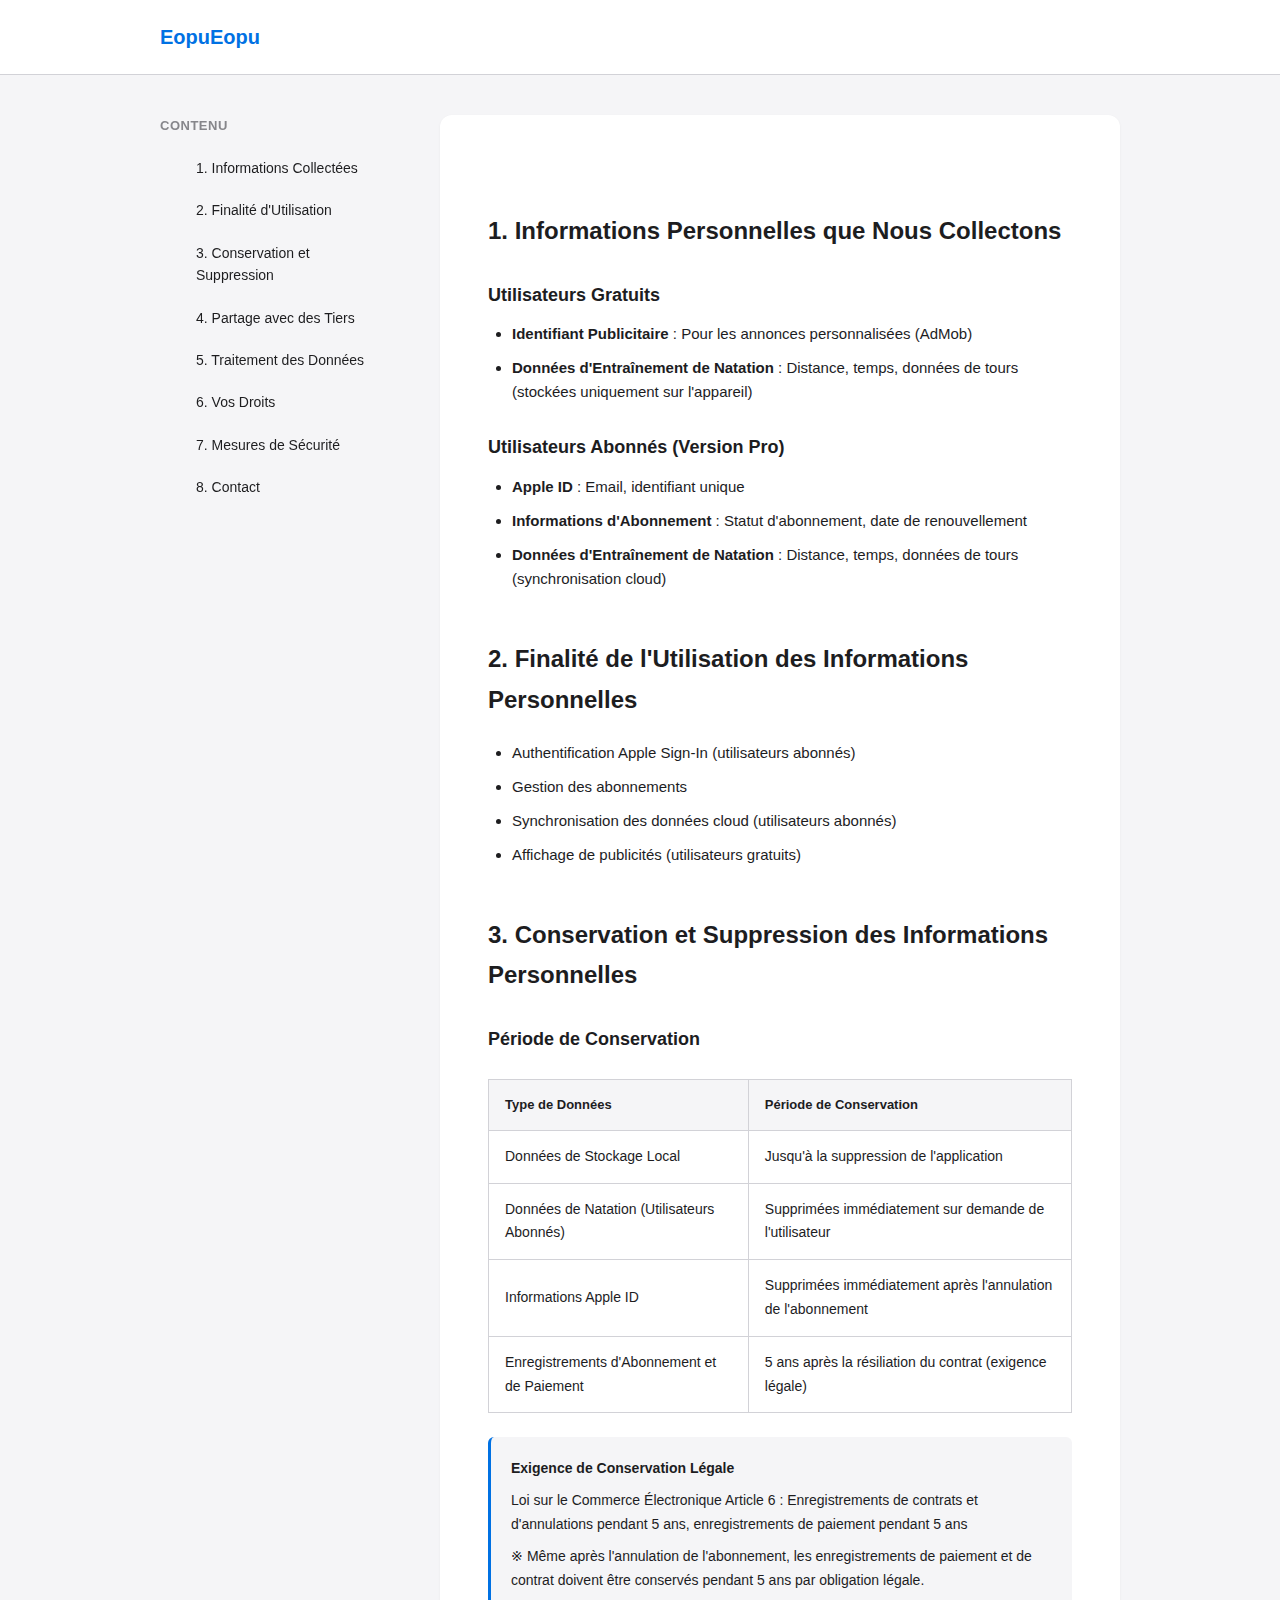
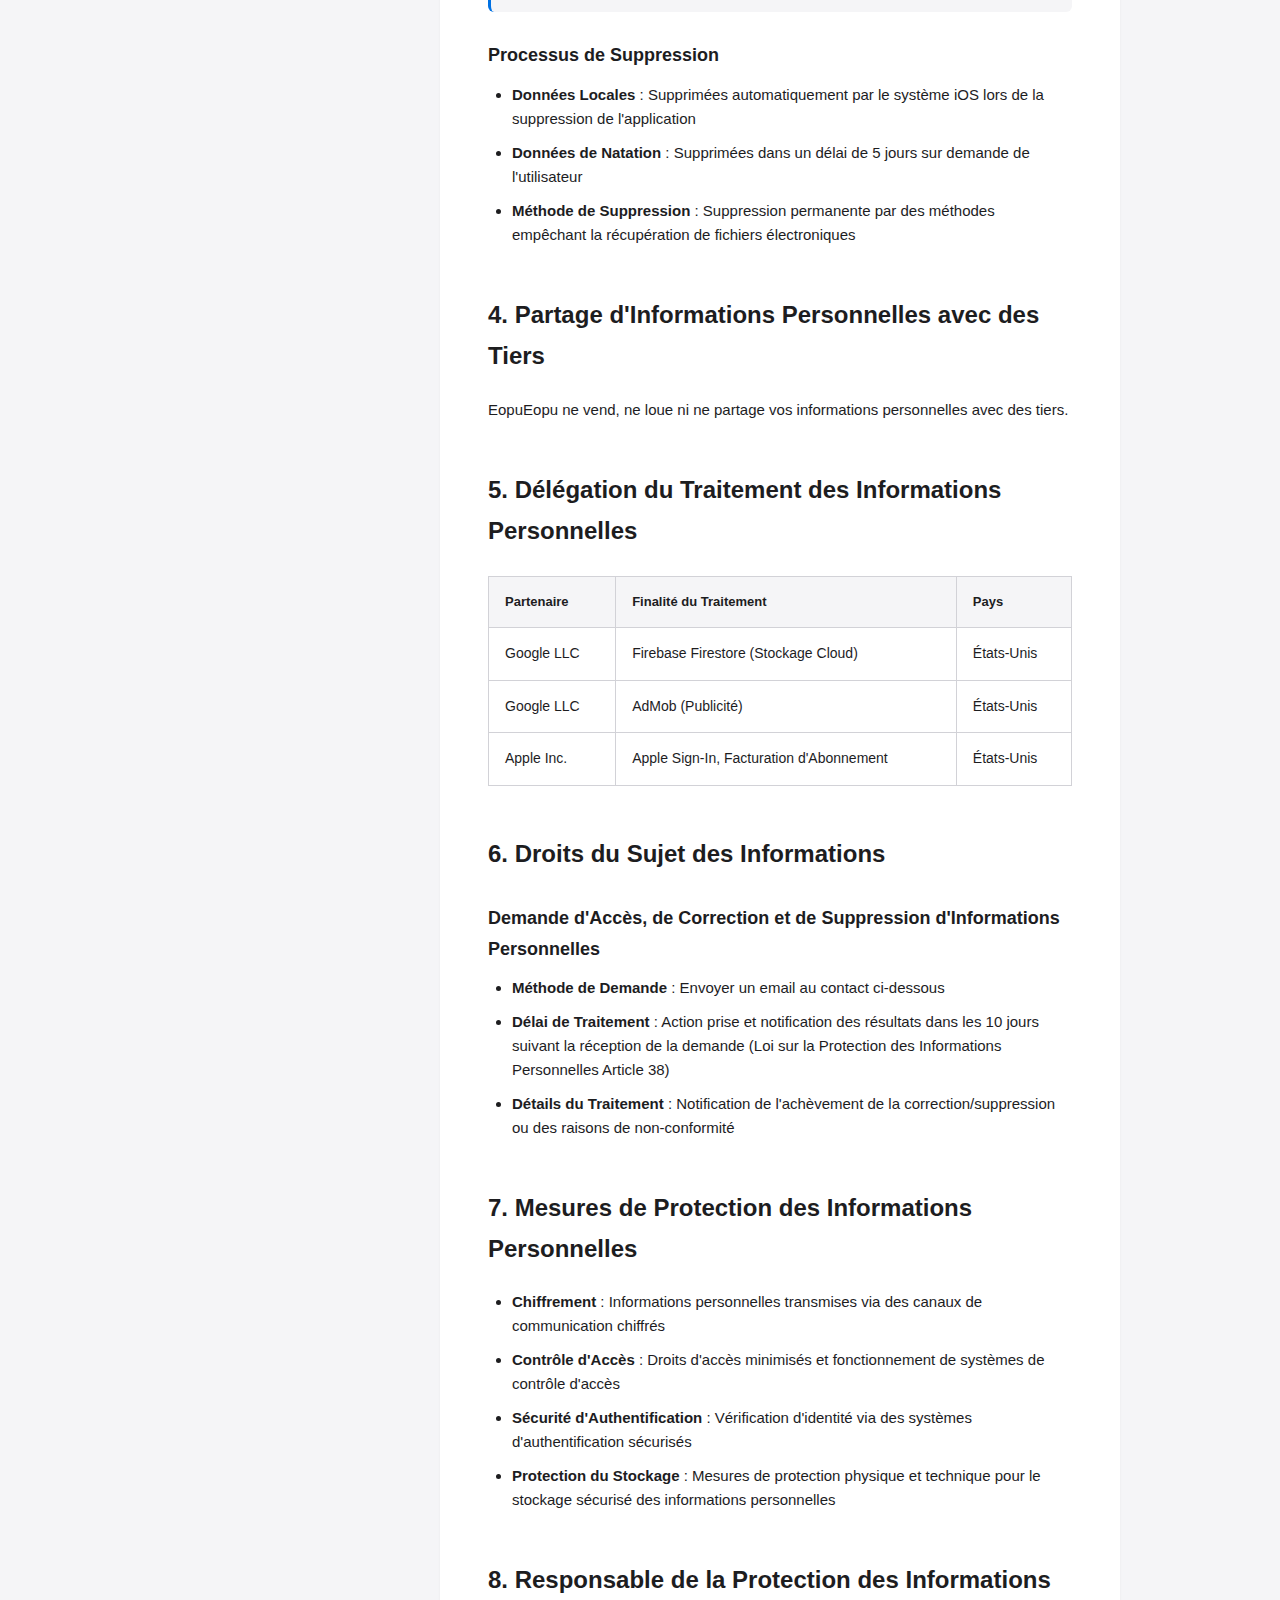
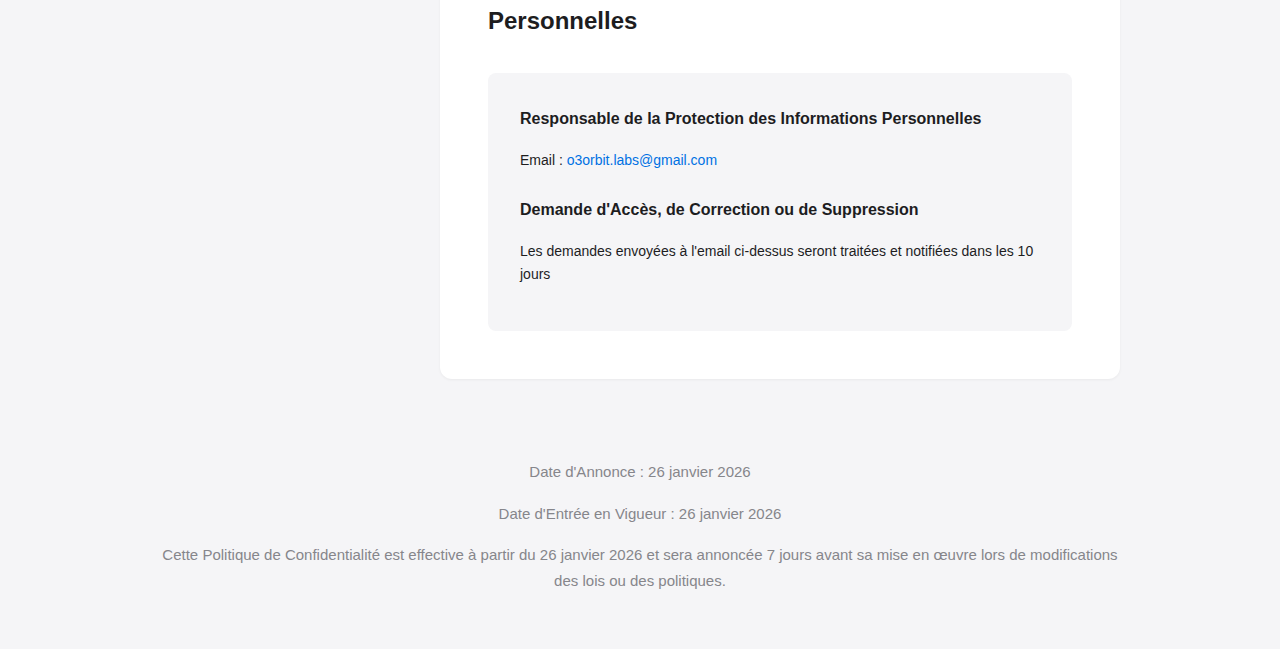
<file: fr.html>
<!DOCTYPE html>
<html lang="fr">
<head>
    <meta charset="UTF-8">
    <meta name="viewport" content="width=device-width, initial-scale=1.0">
    <title>EopuEopu Politique de Confidentialité</title>
    <link rel="stylesheet" href="common.css">
</head>
<body>
    <div class="header">
        <div class="header-content">
            <div class="logo">EopuEopu</div>
        </div>
    </div>
    <div class="container">
        <nav class="sidebar">
            <div class="nav-title">Contenu</div>
            <ul class="nav-list">
                <li class="nav-item"><a href="#section1" class="nav-link">1. Informations Collectées</a></li>
                <li class="nav-item"><a href="#section2" class="nav-link">2. Finalité d'Utilisation</a></li>
                <li class="nav-item"><a href="#section3" class="nav-link">3. Conservation et Suppression</a></li>
                <li class="nav-item"><a href="#section4" class="nav-link">4. Partage avec des Tiers</a></li>
                <li class="nav-item"><a href="#section5" class="nav-link">5. Traitement des Données</a></li>
                <li class="nav-item"><a href="#section6" class="nav-link">6. Vos Droits</a></li>
                <li class="nav-item"><a href="#section7" class="nav-link">7. Mesures de Sécurité</a></li>
                <li class="nav-item"><a href="#section8" class="nav-link">8. Contact</a></li>
            </ul>
        </nav>
        <main class="content">
            <section id="section1">
                <h2>1. Informations Personnelles que Nous Collectons</h2>
                <h3>Utilisateurs Gratuits</h3>
                <ul>
                    <li><strong>Identifiant Publicitaire</strong> : Pour les annonces personnalisées (AdMob)</li>
                    <li><strong>Données d'Entraînement de Natation</strong> : Distance, temps, données de tours (stockées uniquement sur l'appareil)</li>
                </ul>
                <h3>Utilisateurs Abonnés (Version Pro)</h3>
                <ul>
                    <li><strong>Apple ID</strong> : Email, identifiant unique</li>
                    <li><strong>Informations d'Abonnement</strong> : Statut d'abonnement, date de renouvellement</li>
                    <li><strong>Données d'Entraînement de Natation</strong> : Distance, temps, données de tours (synchronisation cloud)</li>
                </ul>
            </section>
            <section id="section2">
                <h2>2. Finalité de l'Utilisation des Informations Personnelles</h2>
                <ul>
                    <li>Authentification Apple Sign-In (utilisateurs abonnés)</li>
                    <li>Gestion des abonnements</li>
                    <li>Synchronisation des données cloud (utilisateurs abonnés)</li>
                    <li>Affichage de publicités (utilisateurs gratuits)</li>
                </ul>
            </section>
            <section id="section3">
                <h2>3. Conservation et Suppression des Informations Personnelles</h2>
                <h3>Période de Conservation</h3>
                <table>
                    <thead>
                        <tr>
                            <th>Type de Données</th>
                            <th>Période de Conservation</th>
                        </tr>
                    </thead>
                    <tbody>
                        <tr>
                            <td>Données de Stockage Local</td>
                            <td>Jusqu'à la suppression de l'application</td>
                        </tr>
                        <tr>
                            <td>Données de Natation (Utilisateurs Abonnés)</td>
                            <td>Supprimées immédiatement sur demande de l'utilisateur</td>
                        </tr>
                        <tr>
                            <td>Informations Apple ID</td>
                            <td>Supprimées immédiatement après l'annulation de l'abonnement</td>
                        </tr>
                        <tr>
                            <td>Enregistrements d'Abonnement et de Paiement</td>
                            <td>5 ans après la résiliation du contrat (exigence légale)</td>
                        </tr>
                    </tbody>
                </table>
                <div class="info-box">
                    <p><strong>Exigence de Conservation Légale</strong></p>
                    <p>Loi sur le Commerce Électronique Article 6 : Enregistrements de contrats et d'annulations pendant 5 ans, enregistrements de paiement pendant 5 ans</p>
                    <p>※ Même après l'annulation de l'abonnement, les enregistrements de paiement et de contrat doivent être conservés pendant 5 ans par obligation légale.</p>
                </div>
                <h3>Processus de Suppression</h3>
                <ul>
                    <li><strong>Données Locales</strong> : Supprimées automatiquement par le système iOS lors de la suppression de l'application</li>
                    <li><strong>Données de Natation</strong> : Supprimées dans un délai de 5 jours sur demande de l'utilisateur</li>
                    <li><strong>Méthode de Suppression</strong> : Suppression permanente par des méthodes empêchant la récupération de fichiers électroniques</li>
                </ul>
            </section>
            <section id="section4">
                <h2>4. Partage d'Informations Personnelles avec des Tiers</h2>
                <p>EopuEopu ne vend, ne loue ni ne partage vos informations personnelles avec des tiers.</p>
            </section>
            <section id="section5">
                <h2>5. Délégation du Traitement des Informations Personnelles</h2>
                <table>
                    <thead>
                        <tr>
                            <th>Partenaire</th>
                            <th>Finalité du Traitement</th>
                            <th>Pays</th>
                        </tr>
                    </thead>
                    <tbody>
                        <tr>
                            <td>Google LLC</td>
                            <td>Firebase Firestore (Stockage Cloud)</td>
                            <td>États-Unis</td>
                        </tr>
                        <tr>
                            <td>Google LLC</td>
                            <td>AdMob (Publicité)</td>
                            <td>États-Unis</td>
                        </tr>
                        <tr>
                            <td>Apple Inc.</td>
                            <td>Apple Sign-In, Facturation d'Abonnement</td>
                            <td>États-Unis</td>
                        </tr>
                    </tbody>
                </table>
            </section>
            <section id="section6">
                <h2>6. Droits du Sujet des Informations</h2>
                <h3>Demande d'Accès, de Correction et de Suppression d'Informations Personnelles</h3>
                <ul>
                    <li><strong>Méthode de Demande</strong> : Envoyer un email au contact ci-dessous</li>
                    <li><strong>Délai de Traitement</strong> : Action prise et notification des résultats dans les 10 jours suivant la réception de la demande (Loi sur la Protection des Informations Personnelles Article 38)</li>
                    <li><strong>Détails du Traitement</strong> : Notification de l'achèvement de la correction/suppression ou des raisons de non-conformité</li>
                </ul>
            </section>
            <section id="section7">
                <h2>7. Mesures de Protection des Informations Personnelles</h2>
                <ul>
                    <li><strong>Chiffrement</strong> : Informations personnelles transmises via des canaux de communication chiffrés</li>
                    <li><strong>Contrôle d'Accès</strong> : Droits d'accès minimisés et fonctionnement de systèmes de contrôle d'accès</li>
                    <li><strong>Sécurité d'Authentification</strong> : Vérification d'identité via des systèmes d'authentification sécurisés</li>
                    <li><strong>Protection du Stockage</strong> : Mesures de protection physique et technique pour le stockage sécurisé des informations personnelles</li>
                </ul>
            </section>
            <section id="section8">
                <h2>8. Responsable de la Protection des Informations Personnelles</h2>
                <div class="contact-section">
                    <div class="contact-title">Responsable de la Protection des Informations Personnelles</div>
                    <div class="contact-item">
                        Email : <a href="mailto:o3orbit.labs@gmail.com" class="contact-link">o3orbit.labs@gmail.com</a>
                    </div>
                    <div class="contact-title" style="margin-top: 24px;">Demande d'Accès, de Correction ou de Suppression</div>
                    <div class="contact-item">Les demandes envoyées à l'email ci-dessus seront traitées et notifiées dans les 10 jours</div>
                </div>
            </section>
        </main>
    </div>
    <footer class="footer">
        <p>Date d'Annonce : 26 janvier 2026</p>
        <p>Date d'Entrée en Vigueur : 26 janvier 2026</p>
        <p style="margin-top: 16px;">Cette Politique de Confidentialité est effective à partir du 26 janvier 2026 et sera annoncée 7 jours avant sa mise en œuvre lors de modifications des lois ou des politiques.</p>
    </footer>
    <script src="common.js"></script>
</body>
</html>
</file>
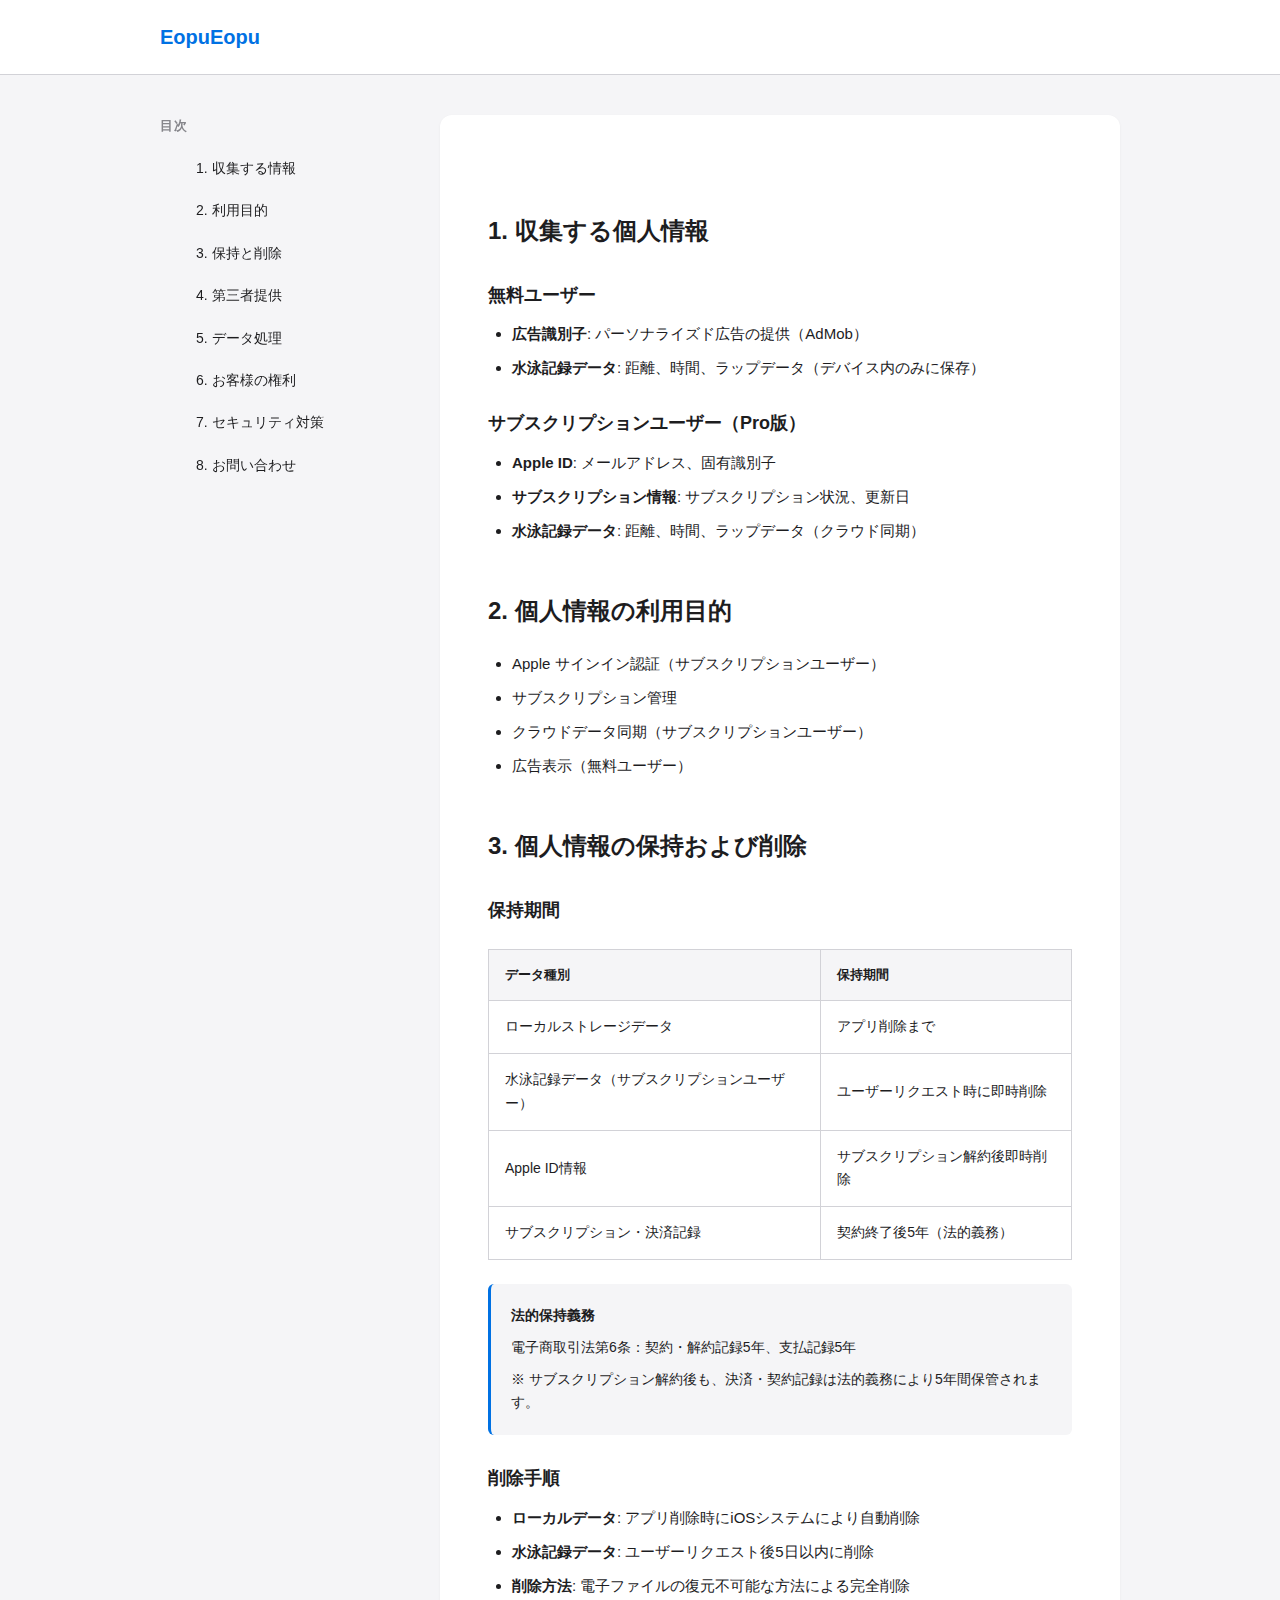
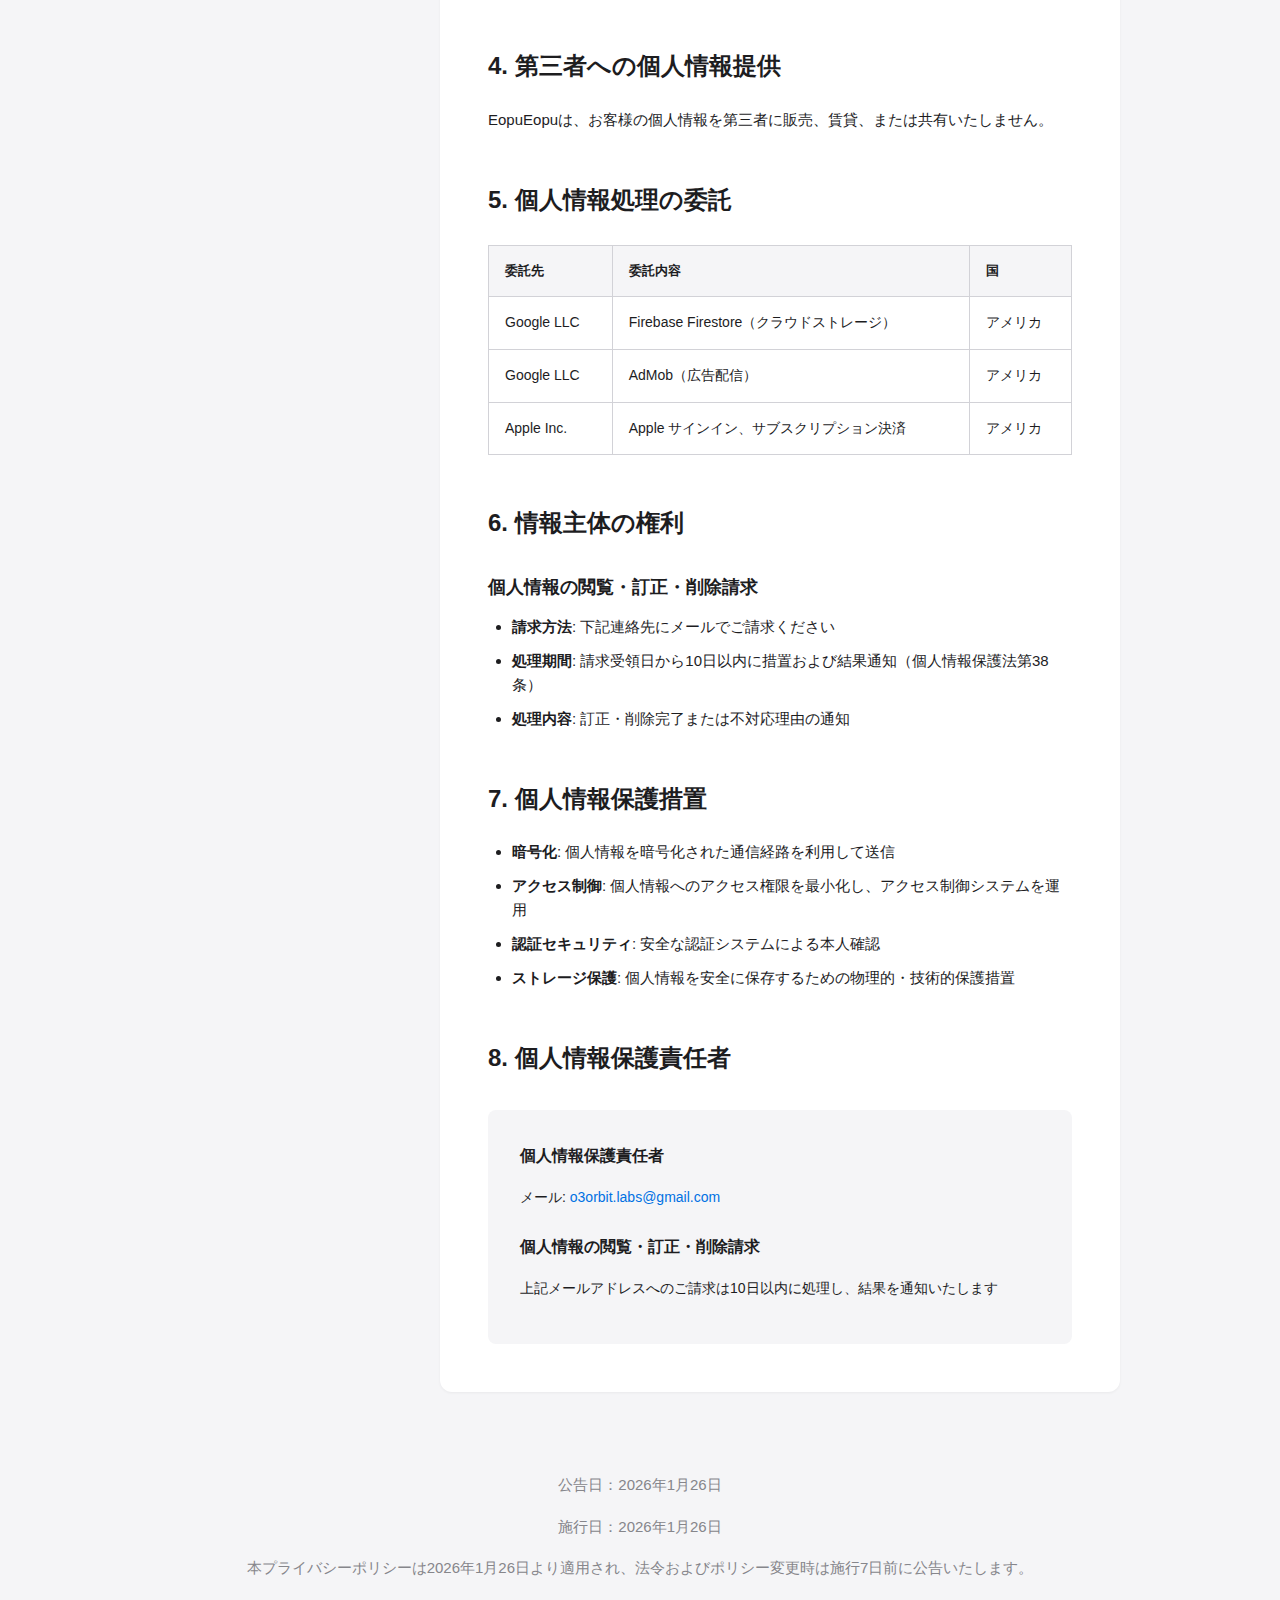
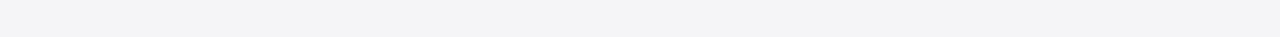
<file: ja.html>
<!DOCTYPE html>
<html lang="ja">
<head>
    <meta charset="UTF-8">
    <meta name="viewport" content="width=device-width, initial-scale=1.0">
    <title>EopuEopu プライバシーポリシー</title>
    <link rel="stylesheet" href="common.css">
</head>
<body>
    <div class="header">
        <div class="header-content">
            <div class="logo">EopuEopu</div>
        </div>
    </div>

    <div class="container">
        <nav class="sidebar">
            <div class="nav-title">目次</div>
            <ul class="nav-list">
                <li class="nav-item"><a href="#section1" class="nav-link">1. 収集する情報</a></li>
                <li class="nav-item"><a href="#section2" class="nav-link">2. 利用目的</a></li>
                <li class="nav-item"><a href="#section3" class="nav-link">3. 保持と削除</a></li>
                <li class="nav-item"><a href="#section4" class="nav-link">4. 第三者提供</a></li>
                <li class="nav-item"><a href="#section5" class="nav-link">5. データ処理</a></li>
                <li class="nav-item"><a href="#section6" class="nav-link">6. お客様の権利</a></li>
                <li class="nav-item"><a href="#section7" class="nav-link">7. セキュリティ対策</a></li>
                <li class="nav-item"><a href="#section8" class="nav-link">8. お問い合わせ</a></li>
            </ul>
        </nav>

        <main class="content">
            <section id="section1">
                <h2>1. 収集する個人情報</h2>

                <h3>無料ユーザー</h3>
                <ul>
                    <li><strong>広告識別子</strong>: パーソナライズド広告の提供（AdMob）</li>
                    <li><strong>水泳記録データ</strong>: 距離、時間、ラップデータ（デバイス内のみに保存）</li>
                </ul>

                <h3>サブスクリプションユーザー（Pro版）</h3>
                <ul>
                    <li><strong>Apple ID</strong>: メールアドレス、固有識別子</li>
                    <li><strong>サブスクリプション情報</strong>: サブスクリプション状況、更新日</li>
                    <li><strong>水泳記録データ</strong>: 距離、時間、ラップデータ（クラウド同期）</li>
                </ul>
            </section>

            <section id="section2">
                <h2>2. 個人情報の利用目的</h2>
                <ul>
                    <li>Apple サインイン認証（サブスクリプションユーザー）</li>
                    <li>サブスクリプション管理</li>
                    <li>クラウドデータ同期（サブスクリプションユーザー）</li>
                    <li>広告表示（無料ユーザー）</li>
                </ul>
            </section>

            <section id="section3">
                <h2>3. 個人情報の保持および削除</h2>

                <h3>保持期間</h3>
                <table>
                    <thead>
                        <tr>
                            <th>データ種別</th>
                            <th>保持期間</th>
                        </tr>
                    </thead>
                    <tbody>
                        <tr>
                            <td>ローカルストレージデータ</td>
                            <td>アプリ削除まで</td>
                        </tr>
                        <tr>
                            <td>水泳記録データ（サブスクリプションユーザー）</td>
                            <td>ユーザーリクエスト時に即時削除</td>
                        </tr>
                        <tr>
                            <td>Apple ID情報</td>
                            <td>サブスクリプション解約後即時削除</td>
                        </tr>
                        <tr>
                            <td>サブスクリプション・決済記録</td>
                            <td>契約終了後5年（法的義務）</td>
                        </tr>
                    </tbody>
                </table>

                <div class="info-box">
                    <p><strong>法的保持義務</strong></p>
                    <p>電子商取引法第6条：契約・解約記録5年、支払記録5年</p>
                    <p>※ サブスクリプション解約後も、決済・契約記録は法的義務により5年間保管されます。</p>
                </div>

                <h3>削除手順</h3>
                <ul>
                    <li><strong>ローカルデータ</strong>: アプリ削除時にiOSシステムにより自動削除</li>
                    <li><strong>水泳記録データ</strong>: ユーザーリクエスト後5日以内に削除</li>
                    <li><strong>削除方法</strong>: 電子ファイルの復元不可能な方法による完全削除</li>
                </ul>
            </section>

            <section id="section4">
                <h2>4. 第三者への個人情報提供</h2>
                <p>EopuEopuは、お客様の個人情報を第三者に販売、賃貸、または共有いたしません。</p>
            </section>

            <section id="section5">
                <h2>5. 個人情報処理の委託</h2>
                <table>
                    <thead>
                        <tr>
                            <th>委託先</th>
                            <th>委託内容</th>
                            <th>国</th>
                        </tr>
                    </thead>
                    <tbody>
                        <tr>
                            <td>Google LLC</td>
                            <td>Firebase Firestore（クラウドストレージ）</td>
                            <td>アメリカ</td>
                        </tr>
                        <tr>
                            <td>Google LLC</td>
                            <td>AdMob（広告配信）</td>
                            <td>アメリカ</td>
                        </tr>
                        <tr>
                            <td>Apple Inc.</td>
                            <td>Apple サインイン、サブスクリプション決済</td>
                            <td>アメリカ</td>
                        </tr>
                    </tbody>
                </table>
            </section>

            <section id="section6">
                <h2>6. 情報主体の権利</h2>

                <h3>個人情報の閲覧・訂正・削除請求</h3>
                <ul>
                    <li><strong>請求方法</strong>: 下記連絡先にメールでご請求ください</li>
                    <li><strong>処理期間</strong>: 請求受領日から10日以内に措置および結果通知（個人情報保護法第38条）</li>
                    <li><strong>処理内容</strong>: 訂正・削除完了または不対応理由の通知</li>
                </ul>
            </section>

            <section id="section7">
                <h2>7. 個人情報保護措置</h2>
                <ul>
                    <li><strong>暗号化</strong>: 個人情報を暗号化された通信経路を利用して送信</li>
                    <li><strong>アクセス制御</strong>: 個人情報へのアクセス権限を最小化し、アクセス制御システムを運用</li>
                    <li><strong>認証セキュリティ</strong>: 安全な認証システムによる本人確認</li>
                    <li><strong>ストレージ保護</strong>: 個人情報を安全に保存するための物理的・技術的保護措置</li>
                </ul>
            </section>

            <section id="section8">
                <h2>8. 個人情報保護責任者</h2>

                <div class="contact-section">
                    <div class="contact-title">個人情報保護責任者</div>
                    <div class="contact-item">
                        メール: <a href="mailto:o3orbit.labs@gmail.com" class="contact-link">o3orbit.labs@gmail.com</a>
                    </div>

                    <div class="contact-title" style="margin-top: 24px;">個人情報の閲覧・訂正・削除請求</div>
                    <div class="contact-item">上記メールアドレスへのご請求は10日以内に処理し、結果を通知いたします</div>
                </div>
            </section>
        </main>
    </div>

    <footer class="footer">
        <p>公告日：2026年1月26日</p>
        <p>施行日：2026年1月26日</p>
        <p style="margin-top: 16px;">本プライバシーポリシーは2026年1月26日より適用され、法令およびポリシー変更時は施行7日前に公告いたします。</p>
    </footer>

    <script src="common.js"></script>
</body>
</html>
</file>
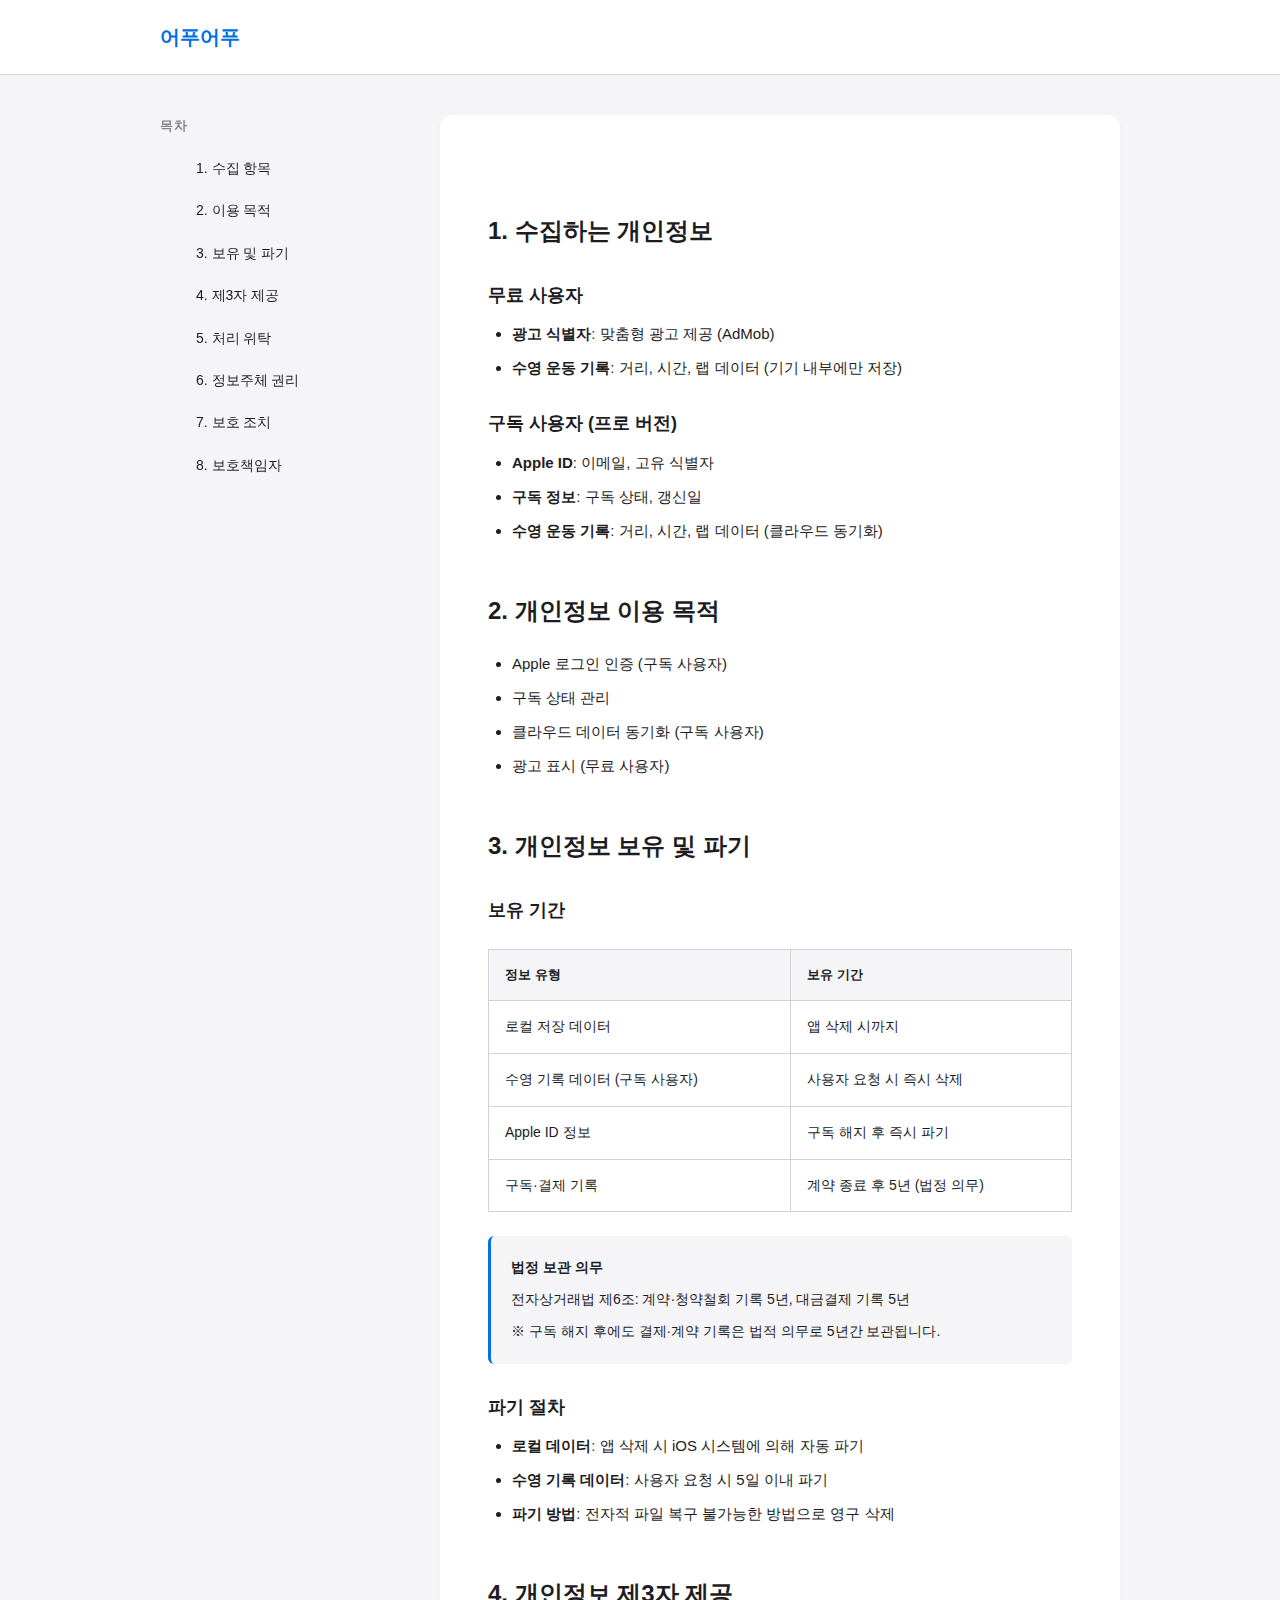
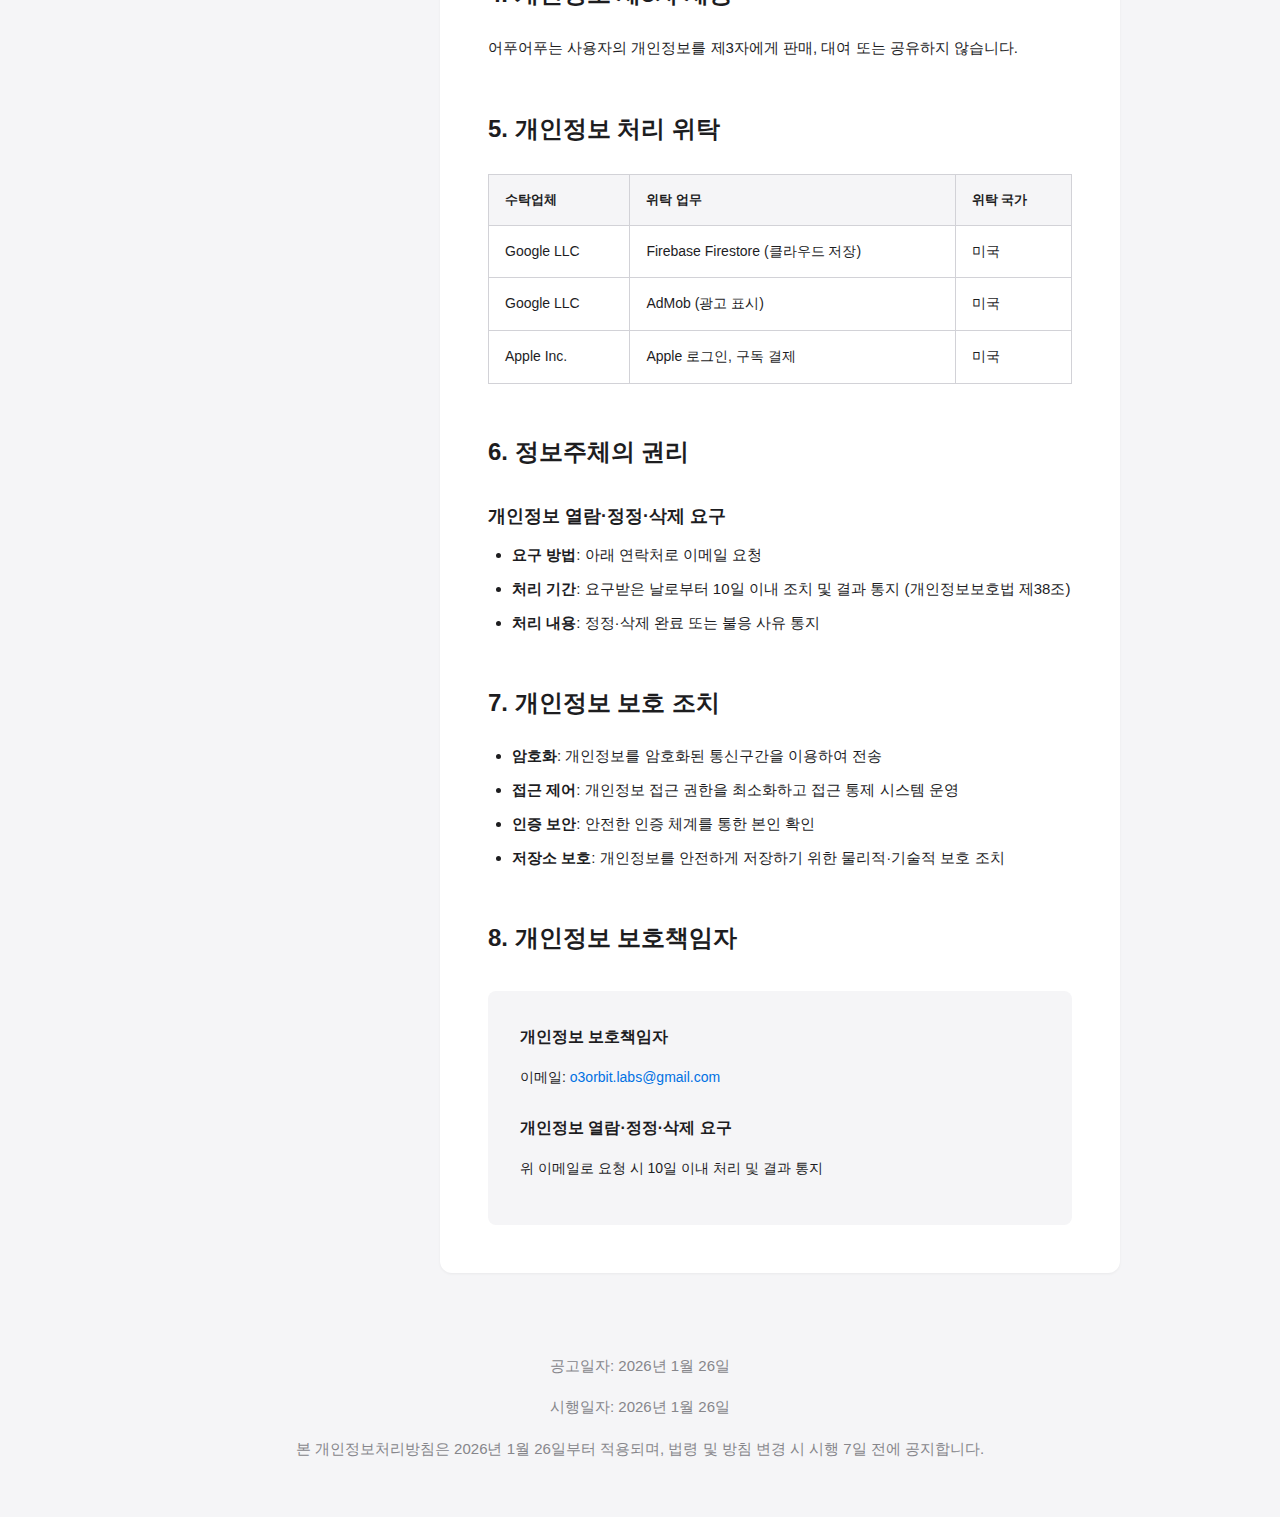
<file: ko.html>
<!DOCTYPE html>
<html lang="ko">
<head>
    <meta charset="UTF-8">
    <meta name="viewport" content="width=device-width, initial-scale=1.0">
    <title>어푸어푸 개인정보처리방침</title>
    <link rel="stylesheet" href="common.css">
</head>
<body>
    <!-- Header -->
    <div class="header">
        <div class="header-content">
            <div class="logo">어푸어푸</div>
        </div>
    </div>

    <!-- Main Container -->
    <div class="container">
        <!-- Sidebar Navigation -->
        <nav class="sidebar">
            <div class="nav-title">목차</div>
            <ul class="nav-list">
                <li class="nav-item"><a href="#section1" class="nav-link">1. 수집 항목</a></li>
                <li class="nav-item"><a href="#section2" class="nav-link">2. 이용 목적</a></li>
                <li class="nav-item"><a href="#section3" class="nav-link">3. 보유 및 파기</a></li>
                <li class="nav-item"><a href="#section4" class="nav-link">4. 제3자 제공</a></li>
                <li class="nav-item"><a href="#section5" class="nav-link">5. 처리 위탁</a></li>
                <li class="nav-item"><a href="#section6" class="nav-link">6. 정보주체 권리</a></li>
                <li class="nav-item"><a href="#section7" class="nav-link">7. 보호 조치</a></li>
                <li class="nav-item"><a href="#section8" class="nav-link">8. 보호책임자</a></li>
            </ul>
        </nav>

        <!-- Main Content -->
        <main class="content">
            <section id="section1">
                <h2>1. 수집하는 개인정보</h2>

                <h3>무료 사용자</h3>
                <ul>
                    <li><strong>광고 식별자</strong>: 맞춤형 광고 제공 (AdMob)</li>
                    <li><strong>수영 운동 기록</strong>: 거리, 시간, 랩 데이터 (기기 내부에만 저장)</li>
                </ul>

                <h3>구독 사용자 (프로 버전)</h3>
                <ul>
                    <li><strong>Apple ID</strong>: 이메일, 고유 식별자</li>
                    <li><strong>구독 정보</strong>: 구독 상태, 갱신일</li>
                    <li><strong>수영 운동 기록</strong>: 거리, 시간, 랩 데이터 (클라우드 동기화)</li>
                </ul>
            </section>

            <section id="section2">
                <h2>2. 개인정보 이용 목적</h2>
                <ul>
                    <li>Apple 로그인 인증 (구독 사용자)</li>
                    <li>구독 상태 관리</li>
                    <li>클라우드 데이터 동기화 (구독 사용자)</li>
                    <li>광고 표시 (무료 사용자)</li>
                </ul>
            </section>

            <section id="section3">
                <h2>3. 개인정보 보유 및 파기</h2>

                <h3>보유 기간</h3>
                <table>
                    <thead>
                        <tr>
                            <th>정보 유형</th>
                            <th>보유 기간</th>
                        </tr>
                    </thead>
                    <tbody>
                        <tr>
                            <td>로컬 저장 데이터</td>
                            <td>앱 삭제 시까지</td>
                        </tr>
                        <tr>
                            <td>수영 기록 데이터 (구독 사용자)</td>
                            <td>사용자 요청 시 즉시 삭제</td>
                        </tr>
                        <tr>
                            <td>Apple ID 정보</td>
                            <td>구독 해지 후 즉시 파기</td>
                        </tr>
                        <tr>
                            <td>구독·결제 기록</td>
                            <td>계약 종료 후 5년 (법정 의무)</td>
                        </tr>
                    </tbody>
                </table>

                <div class="info-box">
                    <p><strong>법정 보관 의무</strong></p>
                    <p>전자상거래법 제6조: 계약·청약철회 기록 5년, 대금결제 기록 5년</p>
                    <p>※ 구독 해지 후에도 결제·계약 기록은 법적 의무로 5년간 보관됩니다.</p>
                </div>

                <h3>파기 절차</h3>
                <ul>
                    <li><strong>로컬 데이터</strong>: 앱 삭제 시 iOS 시스템에 의해 자동 파기</li>
                    <li><strong>수영 기록 데이터</strong>: 사용자 요청 시 5일 이내 파기</li>
                    <li><strong>파기 방법</strong>: 전자적 파일 복구 불가능한 방법으로 영구 삭제</li>
                </ul>
            </section>

            <section id="section4">
                <h2>4. 개인정보 제3자 제공</h2>
                <p>어푸어푸는 사용자의 개인정보를 제3자에게 판매, 대여 또는 공유하지 않습니다.</p>
            </section>

            <section id="section5">
                <h2>5. 개인정보 처리 위탁</h2>
                <table>
                    <thead>
                        <tr>
                            <th>수탁업체</th>
                            <th>위탁 업무</th>
                            <th>위탁 국가</th>
                        </tr>
                    </thead>
                    <tbody>
                        <tr>
                            <td>Google LLC</td>
                            <td>Firebase Firestore (클라우드 저장)</td>
                            <td>미국</td>
                        </tr>
                        <tr>
                            <td>Google LLC</td>
                            <td>AdMob (광고 표시)</td>
                            <td>미국</td>
                        </tr>
                        <tr>
                            <td>Apple Inc.</td>
                            <td>Apple 로그인, 구독 결제</td>
                            <td>미국</td>
                        </tr>
                    </tbody>
                </table>
            </section>

            <section id="section6">
                <h2>6. 정보주체의 권리</h2>

                <h3>개인정보 열람·정정·삭제 요구</h3>
                <ul>
                    <li><strong>요구 방법</strong>: 아래 연락처로 이메일 요청</li>
                    <li><strong>처리 기간</strong>: 요구받은 날로부터 10일 이내 조치 및 결과 통지 (개인정보보호법 제38조)</li>
                    <li><strong>처리 내용</strong>: 정정·삭제 완료 또는 불응 사유 통지</li>
                </ul>
            </section>

            <section id="section7">
                <h2>7. 개인정보 보호 조치</h2>
                <ul>
                    <li><strong>암호화</strong>: 개인정보를 암호화된 통신구간을 이용하여 전송</li>
                    <li><strong>접근 제어</strong>: 개인정보 접근 권한을 최소화하고 접근 통제 시스템 운영</li>
                    <li><strong>인증 보안</strong>: 안전한 인증 체계를 통한 본인 확인</li>
                    <li><strong>저장소 보호</strong>: 개인정보를 안전하게 저장하기 위한 물리적·기술적 보호 조치</li>
                </ul>
            </section>

            <section id="section8">
                <h2>8. 개인정보 보호책임자</h2>

                <div class="contact-section">
                    <div class="contact-title">개인정보 보호책임자</div>
                    <div class="contact-item">
                        이메일: <a href="mailto:o3orbit.labs@gmail.com" class="contact-link">o3orbit.labs@gmail.com</a>
                    </div>

                    <div class="contact-title" style="margin-top: 24px;">개인정보 열람·정정·삭제 요구</div>
                    <div class="contact-item">위 이메일로 요청 시 10일 이내 처리 및 결과 통지</div>
                </div>
            </section>
        </main>
    </div>

    <!-- Footer -->
    <footer class="footer">
        <p>공고일자: 2026년 1월 26일</p>
        <p>시행일자: 2026년 1월 26일</p>
        <p style="margin-top: 16px;">본 개인정보처리방침은 2026년 1월 26일부터 적용되며, 법령 및 방침 변경 시 시행 7일 전에 공지합니다.</p>
    </footer>

    <script src="common.js"></script>
</body>
</html>
</file>
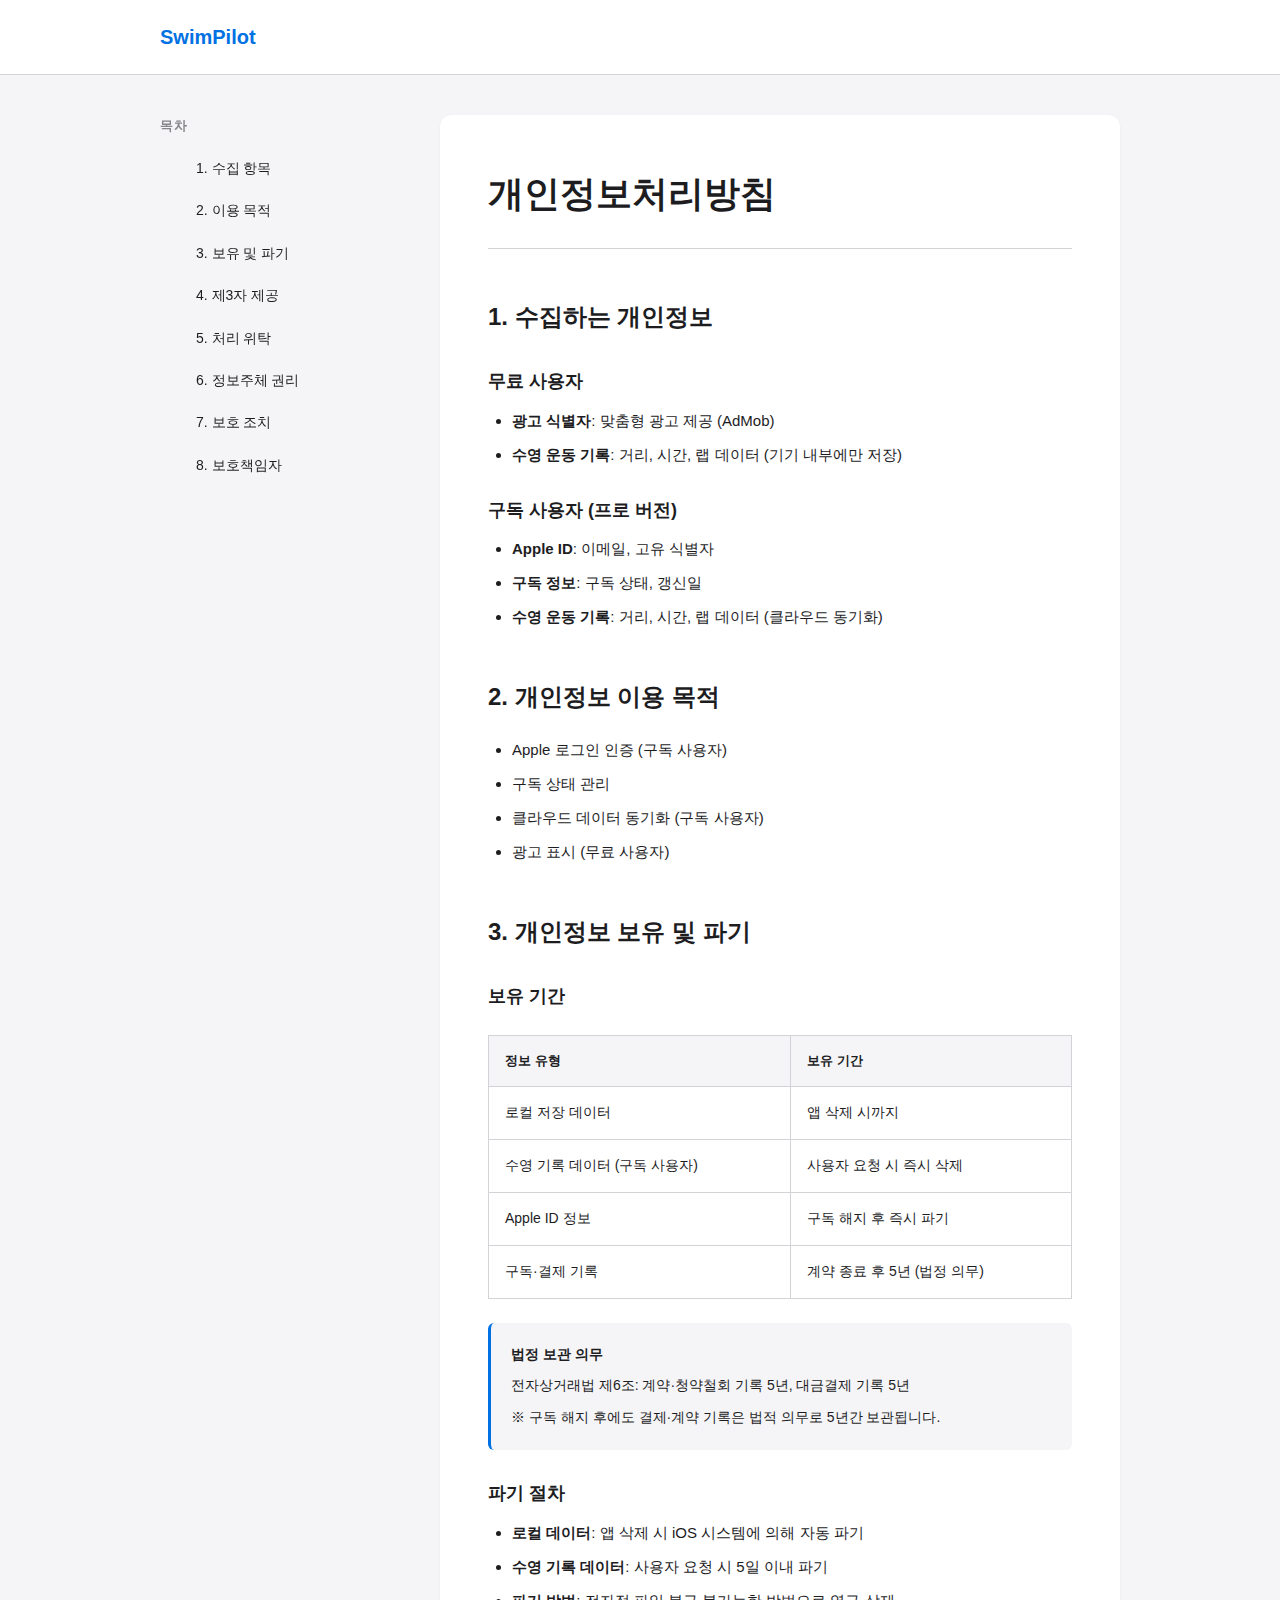
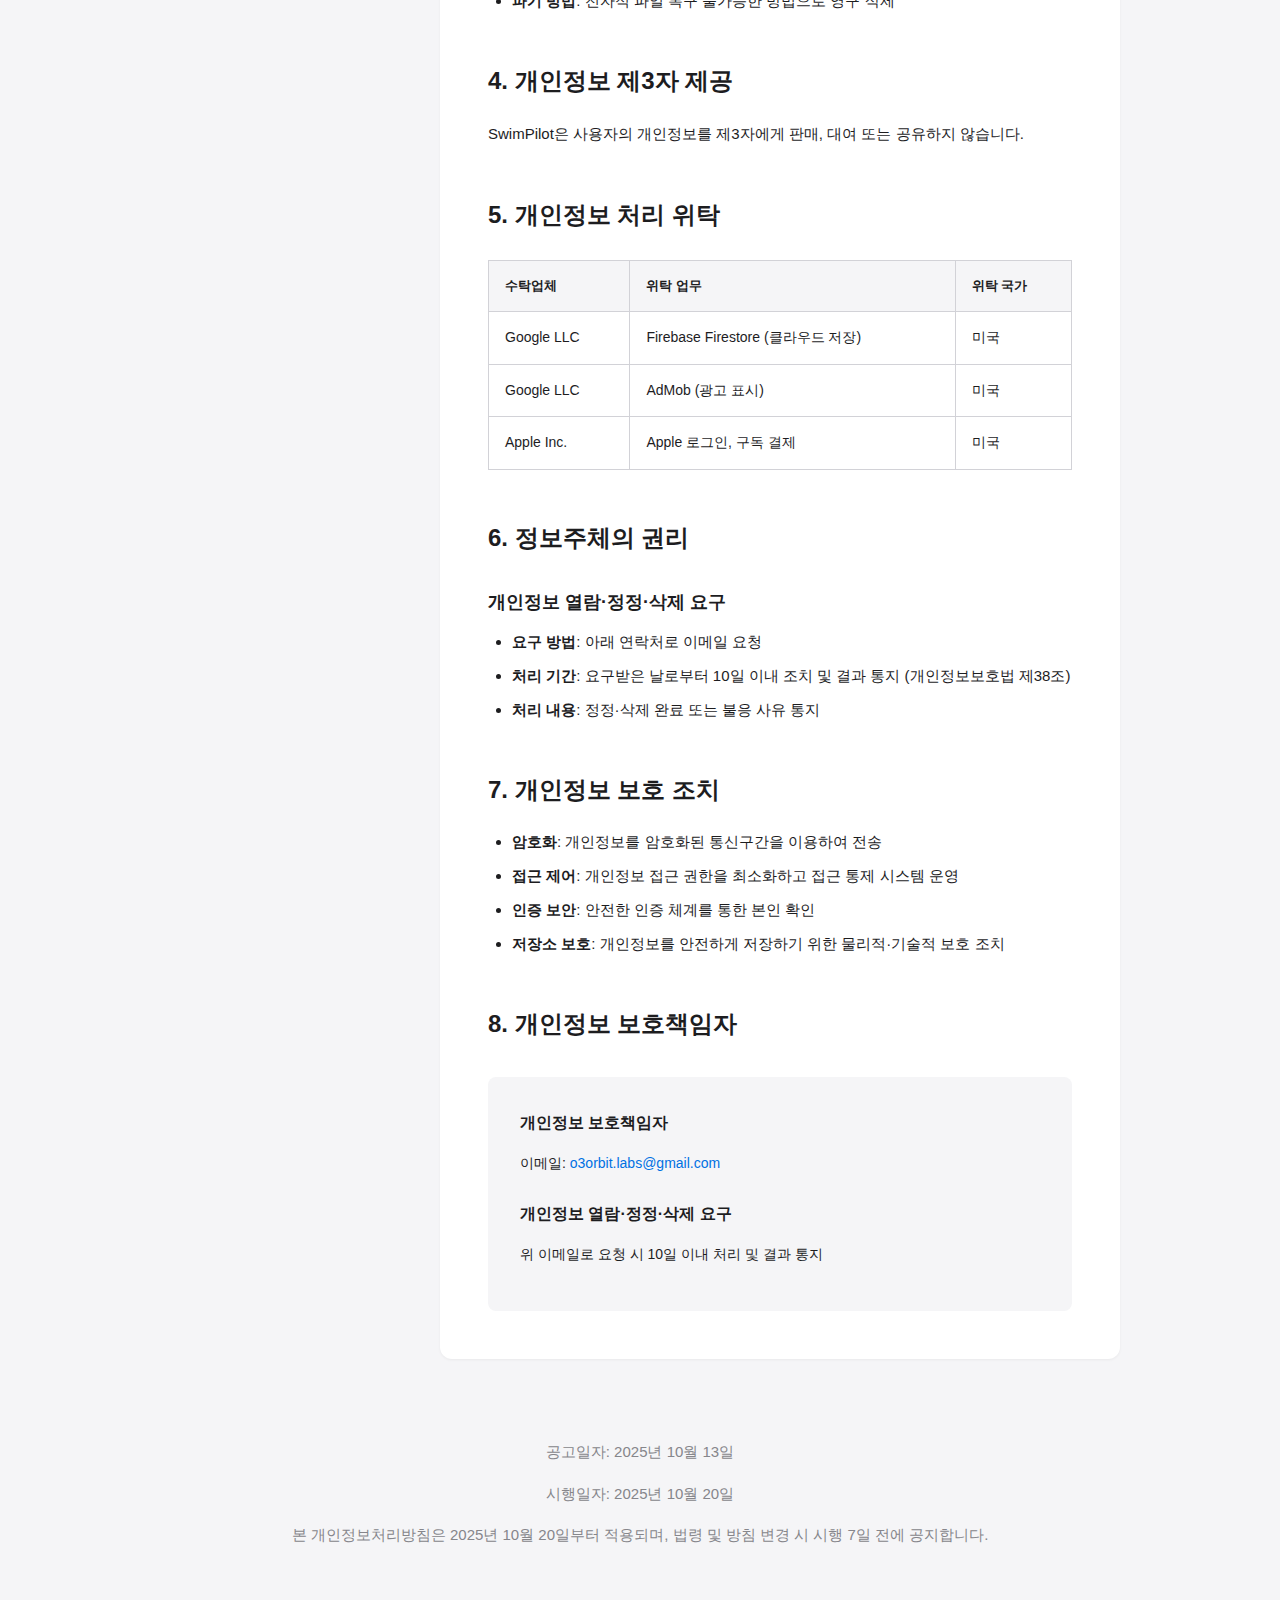
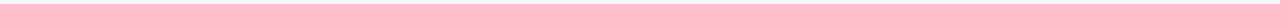
<file: privacy-policy.html>
<!DOCTYPE html>
<html lang="ko">
<head>
    <meta charset="UTF-8">
    <meta name="viewport" content="width=device-width, initial-scale=1.0">
    <title>SwimPilot 개인정보처리방침</title>
    <style>
        :root {
            --primary-color: #0071e3;
            --text-primary: #1d1d1f;
            --text-secondary: #86868b;
            --bg-gray: #f5f5f7;
            --border-color: #d2d2d7;
            --white: #ffffff;
        }

        * {
            margin: 0;
            padding: 0;
            box-sizing: border-box;
        }

        body {
            font-family: -apple-system, BlinkMacSystemFont, 'Segoe UI', 'Apple SD Gothic Neo', sans-serif;
            line-height: 1.7;
            color: var(--text-primary);
            background-color: var(--bg-gray);
        }

        /* Header */
        .header {
            background-color: var(--white);
            border-bottom: 1px solid var(--border-color);
            position: sticky;
            top: 0;
            z-index: 100;
        }

        .header-content {
            max-width: 1000px;
            margin: 0 auto;
            padding: 20px;
            display: flex;
            justify-content: space-between;
            align-items: center;
        }

        .logo {
            font-size: 20px;
            font-weight: 600;
            color: var(--primary-color);
        }

        .last-updated {
            font-size: 13px;
            color: var(--text-secondary);
        }

        /* Container */
        .container {
            max-width: 1000px;
            margin: 0 auto;
            display: flex;
            gap: 40px;
            padding: 40px 20px;
        }

        /* Sidebar Navigation */
        .sidebar {
            width: 240px;
            position: sticky;
            top: 100px;
            height: fit-content;
        }

        .nav-title {
            font-size: 13px;
            font-weight: 600;
            color: var(--text-secondary);
            text-transform: uppercase;
            letter-spacing: 0.5px;
            margin-bottom: 12px;
        }

        .nav-list {
            list-style: none;
        }

        .nav-item {
            margin-bottom: 4px;
        }

        .nav-link {
            display: block;
            padding: 8px 12px;
            font-size: 14px;
            color: var(--text-primary);
            text-decoration: none;
            border-radius: 6px;
            transition: all 0.2s;
        }

        .nav-link:hover {
            background-color: var(--bg-gray);
            color: var(--primary-color);
        }

        .nav-link.active {
            background-color: var(--primary-color);
            color: var(--white);
        }

        /* Main Content */
        .content {
            flex: 1;
            background-color: var(--white);
            border-radius: 12px;
            padding: 48px;
            box-shadow: 0 1px 3px rgba(0,0,0,0.05);
        }

        h1 {
            font-size: 36px;
            font-weight: 700;
            margin-bottom: 48px;
            padding-bottom: 24px;
            border-bottom: 1px solid var(--border-color);
        }

        h2 {
            font-size: 24px;
            font-weight: 600;
            margin-top: 48px;
            margin-bottom: 20px;
            scroll-margin-top: 100px;
        }

        h3 {
            font-size: 18px;
            font-weight: 600;
            margin-top: 28px;
            margin-bottom: 12px;
        }

        p {
            margin-bottom: 16px;
            font-size: 15px;
            line-height: 1.7;
        }

        ul, ol {
            margin-bottom: 20px;
            padding-left: 24px;
        }

        li {
            margin-bottom: 10px;
            font-size: 15px;
            line-height: 1.6;
        }

        strong {
            font-weight: 600;
            color: var(--text-primary);
        }

        /* Table */
        table {
            width: 100%;
            border-collapse: collapse;
            margin: 24px 0;
            font-size: 14px;
        }

        th, td {
            border: 1px solid var(--border-color);
            padding: 14px 16px;
            text-align: left;
        }

        th {
            background-color: var(--bg-gray);
            font-weight: 600;
            font-size: 13px;
        }

        td {
            font-size: 14px;
        }

        /* Info Box */
        .info-box {
            background-color: var(--bg-gray);
            border-left: 3px solid var(--primary-color);
            padding: 20px;
            border-radius: 6px;
            margin: 24px 0;
        }

        .info-box p {
            margin-bottom: 8px;
            font-size: 14px;
        }

        .info-box p:last-child {
            margin-bottom: 0;
        }

        /* Contact Section */
        .contact-section {
            background-color: var(--bg-gray);
            padding: 32px;
            border-radius: 8px;
            margin-top: 32px;
        }

        .contact-title {
            font-size: 16px;
            font-weight: 600;
            margin-bottom: 16px;
        }

        .contact-item {
            margin-bottom: 12px;
            font-size: 14px;
        }

        .contact-link {
            color: var(--primary-color);
            text-decoration: none;
        }

        .contact-link:hover {
            text-decoration: underline;
        }

        /* Footer */
        .footer {
            max-width: 1000px;
            margin: 0 auto;
            padding: 40px 20px;
            text-align: center;
            color: var(--text-secondary);
            font-size: 13px;
        }

        /* Mobile */
        @media (max-width: 768px) {
            .container {
                flex-direction: column;
                padding: 20px;
            }

            .sidebar {
                width: 100%;
                position: static;
                margin-bottom: 20px;
            }

            .nav-list {
                display: flex;
                overflow-x: auto;
                gap: 8px;
                padding-bottom: 8px;
            }

            .nav-item {
                margin-bottom: 0;
            }

            .nav-link {
                white-space: nowrap;
                font-size: 13px;
            }

            .content {
                padding: 24px;
            }

            h1 {
                font-size: 28px;
                margin-bottom: 32px;
            }

            h2 {
                font-size: 20px;
                margin-top: 32px;
            }

            h3 {
                font-size: 16px;
            }
        }

        /* Smooth Scroll */
        html {
            scroll-behavior: smooth;
        }
    </style>
</head>
<body>
    <!-- Header -->
    <div class="header">
        <div class="header-content">
            <div class="logo">SwimPilot</div>
        </div>
    </div>

    <!-- Main Container -->
    <div class="container">
        <!-- Sidebar Navigation -->
        <nav class="sidebar">
            <div class="nav-title">목차</div>
            <ul class="nav-list">
                <li class="nav-item"><a href="#section1" class="nav-link">1. 수집 항목</a></li>
                <li class="nav-item"><a href="#section2" class="nav-link">2. 이용 목적</a></li>
                <li class="nav-item"><a href="#section3" class="nav-link">3. 보유 및 파기</a></li>
                <li class="nav-item"><a href="#section4" class="nav-link">4. 제3자 제공</a></li>
                <li class="nav-item"><a href="#section5" class="nav-link">5. 처리 위탁</a></li>
                <li class="nav-item"><a href="#section6" class="nav-link">6. 정보주체 권리</a></li>
                <li class="nav-item"><a href="#section7" class="nav-link">7. 보호 조치</a></li>
                <li class="nav-item"><a href="#section8" class="nav-link">8. 보호책임자</a></li>
            </ul>
        </nav>

        <!-- Main Content -->
        <main class="content">
            <h1>개인정보처리방침</h1>

            <section id="section1">
                <h2>1. 수집하는 개인정보</h2>

                <h3>무료 사용자</h3>
                <ul>
                    <li><strong>광고 식별자</strong>: 맞춤형 광고 제공 (AdMob)</li>
                    <li><strong>수영 운동 기록</strong>: 거리, 시간, 랩 데이터 (기기 내부에만 저장)</li>
                </ul>

                <h3>구독 사용자 (프로 버전)</h3>
                <ul>
                    <li><strong>Apple ID</strong>: 이메일, 고유 식별자</li>
                    <li><strong>구독 정보</strong>: 구독 상태, 갱신일</li>
                    <li><strong>수영 운동 기록</strong>: 거리, 시간, 랩 데이터 (클라우드 동기화)</li>
                </ul>
            </section>

            <section id="section2">
                <h2>2. 개인정보 이용 목적</h2>
                <ul>
                    <li>Apple 로그인 인증 (구독 사용자)</li>
                    <li>구독 상태 관리</li>
                    <li>클라우드 데이터 동기화 (구독 사용자)</li>
                    <li>광고 표시 (무료 사용자)</li>
                </ul>
            </section>

            <section id="section3">
                <h2>3. 개인정보 보유 및 파기</h2>

                <h3>보유 기간</h3>
                <table>
                    <thead>
                        <tr>
                            <th>정보 유형</th>
                            <th>보유 기간</th>
                        </tr>
                    </thead>
                    <tbody>
                        <tr>
                            <td>로컬 저장 데이터</td>
                            <td>앱 삭제 시까지</td>
                        </tr>
                        <tr>
                            <td>수영 기록 데이터 (구독 사용자)</td>
                            <td>사용자 요청 시 즉시 삭제</td>
                        </tr>
                        <tr>
                            <td>Apple ID 정보</td>
                            <td>구독 해지 후 즉시 파기</td>
                        </tr>
                        <tr>
                            <td>구독·결제 기록</td>
                            <td>계약 종료 후 5년 (법정 의무)</td>
                        </tr>
                    </tbody>
                </table>

                <div class="info-box">
                    <p><strong>법정 보관 의무</strong></p>
                    <p>전자상거래법 제6조: 계약·청약철회 기록 5년, 대금결제 기록 5년</p>
                    <p>※ 구독 해지 후에도 결제·계약 기록은 법적 의무로 5년간 보관됩니다.</p>
                </div>

                <h3>파기 절차</h3>
                <ul>
                    <li><strong>로컬 데이터</strong>: 앱 삭제 시 iOS 시스템에 의해 자동 파기</li>
                    <li><strong>수영 기록 데이터</strong>: 사용자 요청 시 5일 이내 파기</li>
                    <li><strong>파기 방법</strong>: 전자적 파일 복구 불가능한 방법으로 영구 삭제</li>
                </ul>
            </section>

            <section id="section4">
                <h2>4. 개인정보 제3자 제공</h2>
                <p>SwimPilot은 사용자의 개인정보를 제3자에게 판매, 대여 또는 공유하지 않습니다.</p>
            </section>

            <section id="section5">
                <h2>5. 개인정보 처리 위탁</h2>
                <table>
                    <thead>
                        <tr>
                            <th>수탁업체</th>
                            <th>위탁 업무</th>
                            <th>위탁 국가</th>
                        </tr>
                    </thead>
                    <tbody>
                        <tr>
                            <td>Google LLC</td>
                            <td>Firebase Firestore (클라우드 저장)</td>
                            <td>미국</td>
                        </tr>
                        <tr>
                            <td>Google LLC</td>
                            <td>AdMob (광고 표시)</td>
                            <td>미국</td>
                        </tr>
                        <tr>
                            <td>Apple Inc.</td>
                            <td>Apple 로그인, 구독 결제</td>
                            <td>미국</td>
                        </tr>
                    </tbody>
                </table>
            </section>

            <section id="section6">
                <h2>6. 정보주체의 권리</h2>

                <h3>개인정보 열람·정정·삭제 요구</h3>
                <ul>
                    <li><strong>요구 방법</strong>: 아래 연락처로 이메일 요청</li>
                    <li><strong>처리 기간</strong>: 요구받은 날로부터 10일 이내 조치 및 결과 통지 (개인정보보호법 제38조)</li>
                    <li><strong>처리 내용</strong>: 정정·삭제 완료 또는 불응 사유 통지</li>
                </ul>
            </section>

            <section id="section7">
                <h2>7. 개인정보 보호 조치</h2>
                <ul>
                    <li><strong>암호화</strong>: 개인정보를 암호화된 통신구간을 이용하여 전송</li>
                    <li><strong>접근 제어</strong>: 개인정보 접근 권한을 최소화하고 접근 통제 시스템 운영</li>
                    <li><strong>인증 보안</strong>: 안전한 인증 체계를 통한 본인 확인</li>
                    <li><strong>저장소 보호</strong>: 개인정보를 안전하게 저장하기 위한 물리적·기술적 보호 조치</li>
                </ul>
            </section>

            <section id="section8">
                <h2>8. 개인정보 보호책임자</h2>

                <div class="contact-section">
                    <div class="contact-title">개인정보 보호책임자</div>
                    <div class="contact-item">
                        이메일: <a href="mailto:o3orbit.labs@gmail.com" class="contact-link">o3orbit.labs@gmail.com</a>
                    </div>

                    <div class="contact-title" style="margin-top: 24px;">개인정보 열람·정정·삭제 요구</div>
                    <div class="contact-item">위 이메일로 요청 시 10일 이내 처리 및 결과 통지</div>
                </div>
            </section>
        </main>
    </div>

    <!-- Footer -->
    <footer class="footer">
        <p>공고일자: 2025년 10월 13일</p>
        <p>시행일자: 2025년 10월 20일</p>
        <p style="margin-top: 16px;">본 개인정보처리방침은 2025년 10월 20일부터 적용되며, 법령 및 방침 변경 시 시행 7일 전에 공지합니다.</p>
    </footer>

    <script>
        // Scroll spy for navigation
        const sections = document.querySelectorAll('section');
        const navLinks = document.querySelectorAll('.nav-link');

        window.addEventListener('scroll', () => {
            let current = '';
            sections.forEach(section => {
                const sectionTop = section.offsetTop;
                const sectionHeight = section.clientHeight;
                if (scrollY >= sectionTop - 150) {
                    current = section.getAttribute('id');
                }
            });

            navLinks.forEach(link => {
                link.classList.remove('active');
                if (link.getAttribute('href') === `#${current}`) {
                    link.classList.add('active');
                }
            });
        });
    </script>
</body>
</html>
</file>
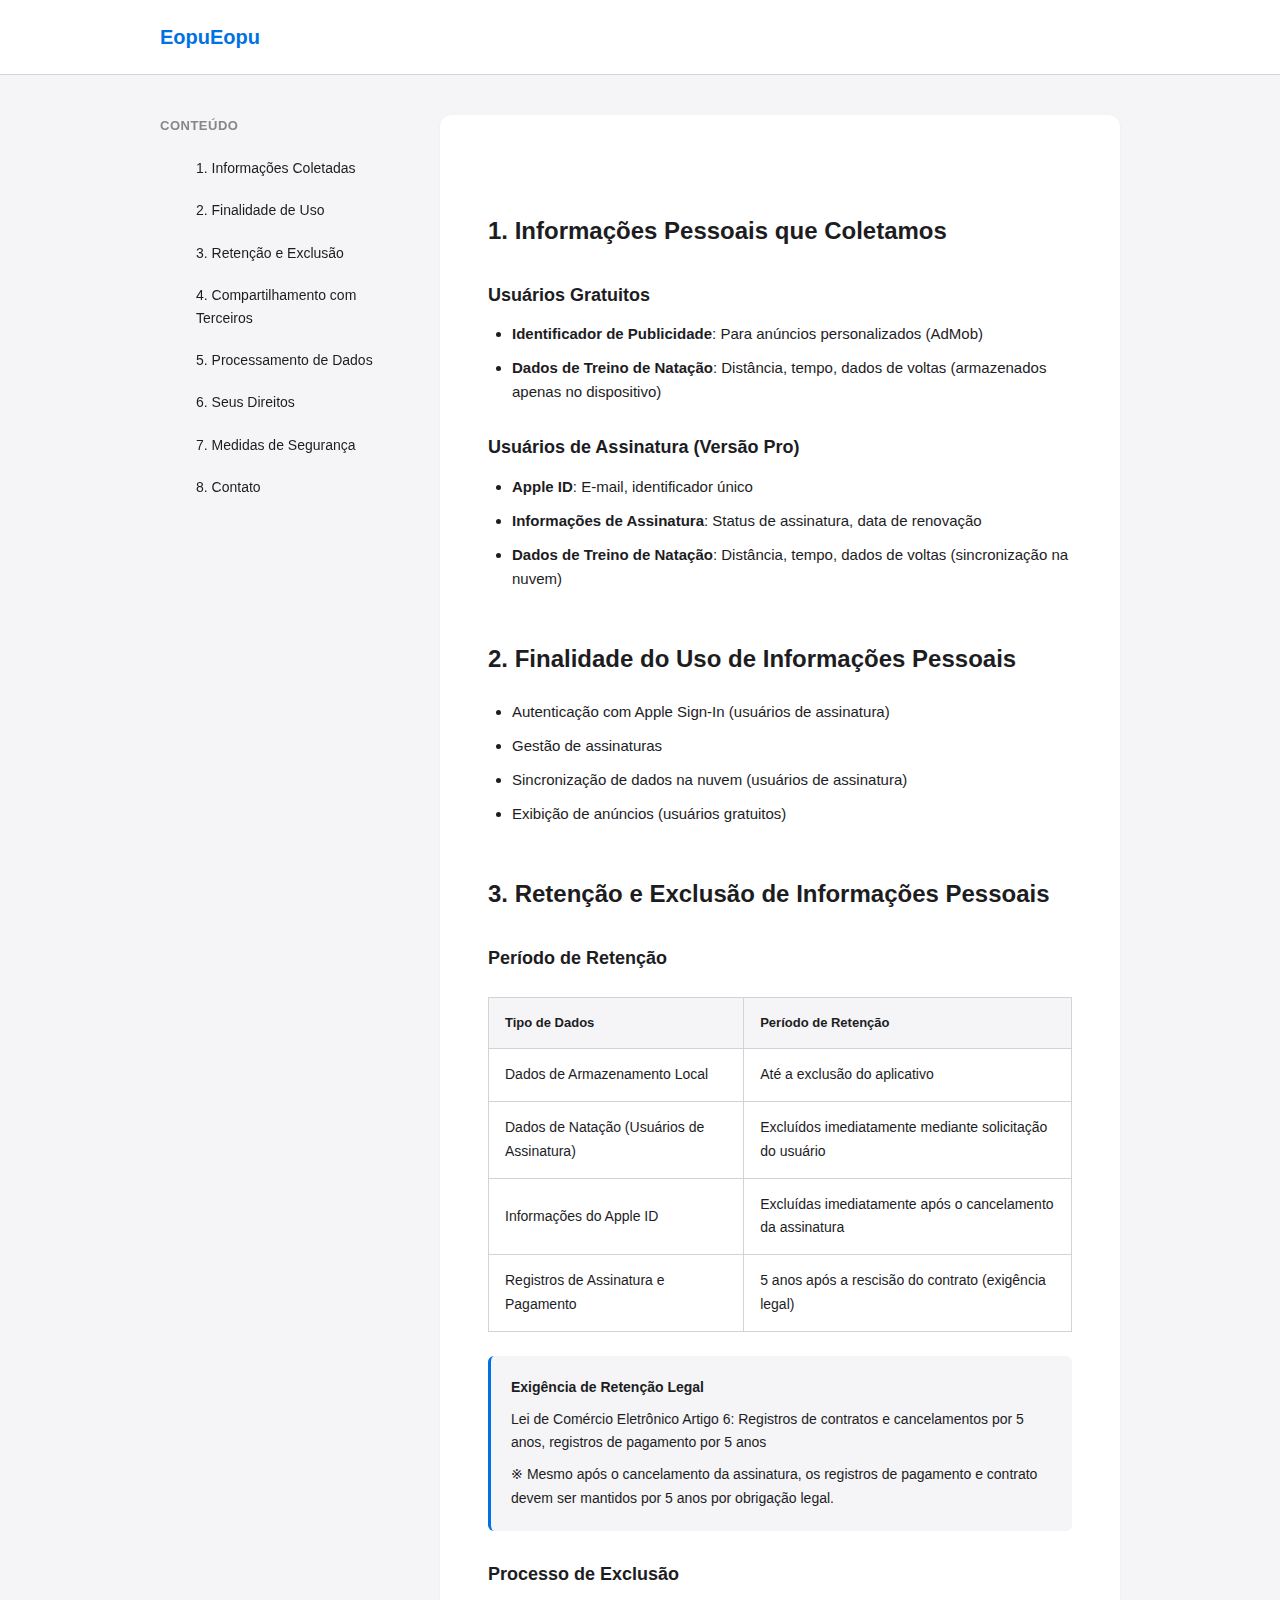
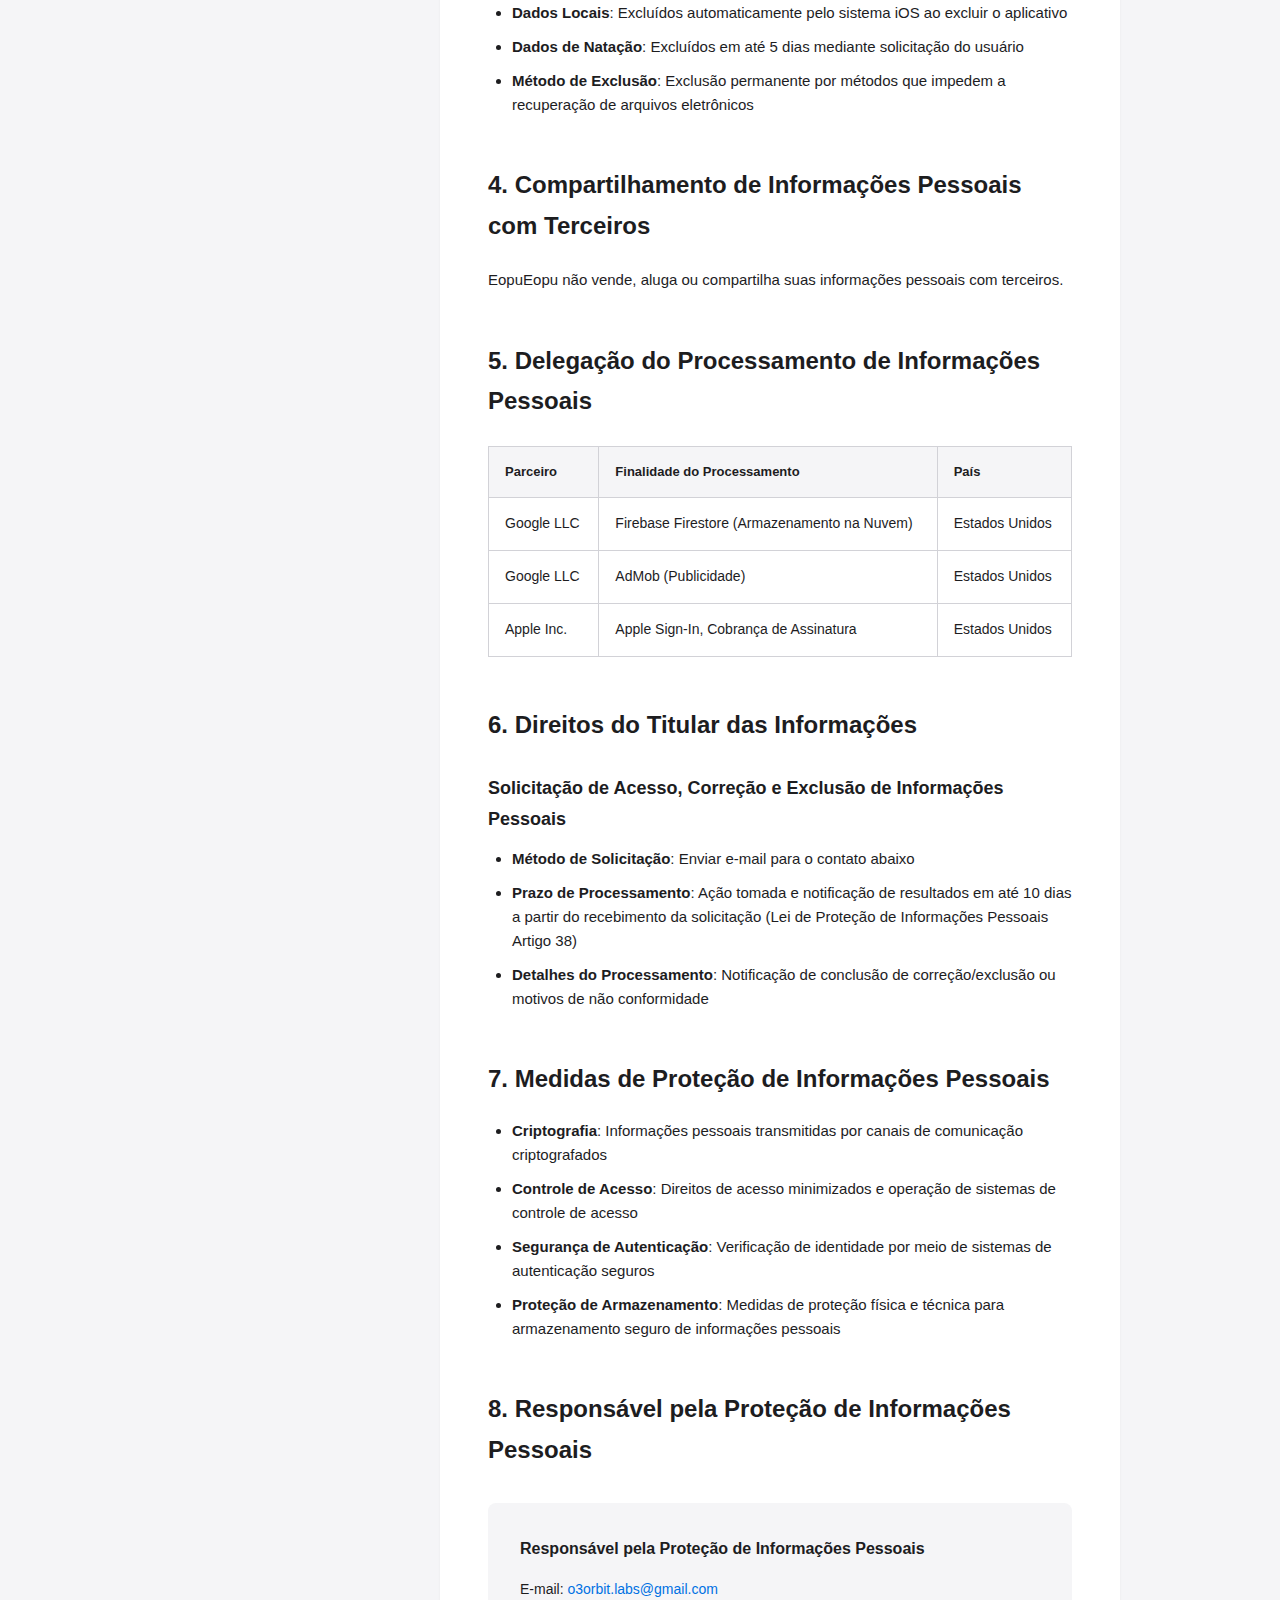
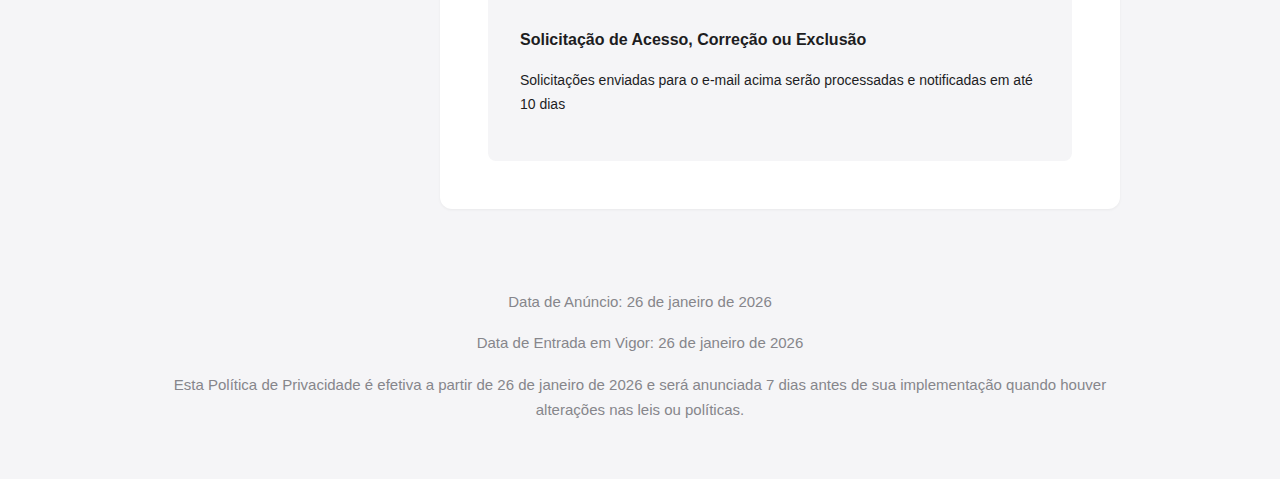
<file: pt.html>
<!DOCTYPE html>
<html lang="pt">
<head>
    <meta charset="UTF-8">
    <meta name="viewport" content="width=device-width, initial-scale=1.0">
    <title>EopuEopu Política de Privacidade</title>
    <link rel="stylesheet" href="common.css">
</head>
<body>
    <div class="header">
        <div class="header-content">
            <div class="logo">EopuEopu</div>
        </div>
    </div>
    <div class="container">
        <nav class="sidebar">
            <div class="nav-title">Conteúdo</div>
            <ul class="nav-list">
                <li class="nav-item"><a href="#section1" class="nav-link">1. Informações Coletadas</a></li>
                <li class="nav-item"><a href="#section2" class="nav-link">2. Finalidade de Uso</a></li>
                <li class="nav-item"><a href="#section3" class="nav-link">3. Retenção e Exclusão</a></li>
                <li class="nav-item"><a href="#section4" class="nav-link">4. Compartilhamento com Terceiros</a></li>
                <li class="nav-item"><a href="#section5" class="nav-link">5. Processamento de Dados</a></li>
                <li class="nav-item"><a href="#section6" class="nav-link">6. Seus Direitos</a></li>
                <li class="nav-item"><a href="#section7" class="nav-link">7. Medidas de Segurança</a></li>
                <li class="nav-item"><a href="#section8" class="nav-link">8. Contato</a></li>
            </ul>
        </nav>
        <main class="content">
            <section id="section1">
                <h2>1. Informações Pessoais que Coletamos</h2>
                <h3>Usuários Gratuitos</h3>
                <ul>
                    <li><strong>Identificador de Publicidade</strong>: Para anúncios personalizados (AdMob)</li>
                    <li><strong>Dados de Treino de Natação</strong>: Distância, tempo, dados de voltas (armazenados apenas no dispositivo)</li>
                </ul>
                <h3>Usuários de Assinatura (Versão Pro)</h3>
                <ul>
                    <li><strong>Apple ID</strong>: E-mail, identificador único</li>
                    <li><strong>Informações de Assinatura</strong>: Status de assinatura, data de renovação</li>
                    <li><strong>Dados de Treino de Natação</strong>: Distância, tempo, dados de voltas (sincronização na nuvem)</li>
                </ul>
            </section>
            <section id="section2">
                <h2>2. Finalidade do Uso de Informações Pessoais</h2>
                <ul>
                    <li>Autenticação com Apple Sign-In (usuários de assinatura)</li>
                    <li>Gestão de assinaturas</li>
                    <li>Sincronização de dados na nuvem (usuários de assinatura)</li>
                    <li>Exibição de anúncios (usuários gratuitos)</li>
                </ul>
            </section>
            <section id="section3">
                <h2>3. Retenção e Exclusão de Informações Pessoais</h2>
                <h3>Período de Retenção</h3>
                <table>
                    <thead>
                        <tr>
                            <th>Tipo de Dados</th>
                            <th>Período de Retenção</th>
                        </tr>
                    </thead>
                    <tbody>
                        <tr>
                            <td>Dados de Armazenamento Local</td>
                            <td>Até a exclusão do aplicativo</td>
                        </tr>
                        <tr>
                            <td>Dados de Natação (Usuários de Assinatura)</td>
                            <td>Excluídos imediatamente mediante solicitação do usuário</td>
                        </tr>
                        <tr>
                            <td>Informações do Apple ID</td>
                            <td>Excluídas imediatamente após o cancelamento da assinatura</td>
                        </tr>
                        <tr>
                            <td>Registros de Assinatura e Pagamento</td>
                            <td>5 anos após a rescisão do contrato (exigência legal)</td>
                        </tr>
                    </tbody>
                </table>
                <div class="info-box">
                    <p><strong>Exigência de Retenção Legal</strong></p>
                    <p>Lei de Comércio Eletrônico Artigo 6: Registros de contratos e cancelamentos por 5 anos, registros de pagamento por 5 anos</p>
                    <p>※ Mesmo após o cancelamento da assinatura, os registros de pagamento e contrato devem ser mantidos por 5 anos por obrigação legal.</p>
                </div>
                <h3>Processo de Exclusão</h3>
                <ul>
                    <li><strong>Dados Locais</strong>: Excluídos automaticamente pelo sistema iOS ao excluir o aplicativo</li>
                    <li><strong>Dados de Natação</strong>: Excluídos em até 5 dias mediante solicitação do usuário</li>
                    <li><strong>Método de Exclusão</strong>: Exclusão permanente por métodos que impedem a recuperação de arquivos eletrônicos</li>
                </ul>
            </section>
            <section id="section4">
                <h2>4. Compartilhamento de Informações Pessoais com Terceiros</h2>
                <p>EopuEopu não vende, aluga ou compartilha suas informações pessoais com terceiros.</p>
            </section>
            <section id="section5">
                <h2>5. Delegação do Processamento de Informações Pessoais</h2>
                <table>
                    <thead>
                        <tr>
                            <th>Parceiro</th>
                            <th>Finalidade do Processamento</th>
                            <th>País</th>
                        </tr>
                    </thead>
                    <tbody>
                        <tr>
                            <td>Google LLC</td>
                            <td>Firebase Firestore (Armazenamento na Nuvem)</td>
                            <td>Estados Unidos</td>
                        </tr>
                        <tr>
                            <td>Google LLC</td>
                            <td>AdMob (Publicidade)</td>
                            <td>Estados Unidos</td>
                        </tr>
                        <tr>
                            <td>Apple Inc.</td>
                            <td>Apple Sign-In, Cobrança de Assinatura</td>
                            <td>Estados Unidos</td>
                        </tr>
                    </tbody>
                </table>
            </section>
            <section id="section6">
                <h2>6. Direitos do Titular das Informações</h2>
                <h3>Solicitação de Acesso, Correção e Exclusão de Informações Pessoais</h3>
                <ul>
                    <li><strong>Método de Solicitação</strong>: Enviar e-mail para o contato abaixo</li>
                    <li><strong>Prazo de Processamento</strong>: Ação tomada e notificação de resultados em até 10 dias a partir do recebimento da solicitação (Lei de Proteção de Informações Pessoais Artigo 38)</li>
                    <li><strong>Detalhes do Processamento</strong>: Notificação de conclusão de correção/exclusão ou motivos de não conformidade</li>
                </ul>
            </section>
            <section id="section7">
                <h2>7. Medidas de Proteção de Informações Pessoais</h2>
                <ul>
                    <li><strong>Criptografia</strong>: Informações pessoais transmitidas por canais de comunicação criptografados</li>
                    <li><strong>Controle de Acesso</strong>: Direitos de acesso minimizados e operação de sistemas de controle de acesso</li>
                    <li><strong>Segurança de Autenticação</strong>: Verificação de identidade por meio de sistemas de autenticação seguros</li>
                    <li><strong>Proteção de Armazenamento</strong>: Medidas de proteção física e técnica para armazenamento seguro de informações pessoais</li>
                </ul>
            </section>
            <section id="section8">
                <h2>8. Responsável pela Proteção de Informações Pessoais</h2>
                <div class="contact-section">
                    <div class="contact-title">Responsável pela Proteção de Informações Pessoais</div>
                    <div class="contact-item">
                        E-mail: <a href="mailto:o3orbit.labs@gmail.com" class="contact-link">o3orbit.labs@gmail.com</a>
                    </div>
                    <div class="contact-title" style="margin-top: 24px;">Solicitação de Acesso, Correção ou Exclusão</div>
                    <div class="contact-item">Solicitações enviadas para o e-mail acima serão processadas e notificadas em até 10 dias</div>
                </div>
            </section>
        </main>
    </div>
    <footer class="footer">
        <p>Data de Anúncio: 26 de janeiro de 2026</p>
        <p>Data de Entrada em Vigor: 26 de janeiro de 2026</p>
        <p style="margin-top: 16px;">Esta Política de Privacidade é efetiva a partir de 26 de janeiro de 2026 e será anunciada 7 dias antes de sua implementação quando houver alterações nas leis ou políticas.</p>
    </footer>
    <script src="common.js"></script>
</body>
</html>
</file>
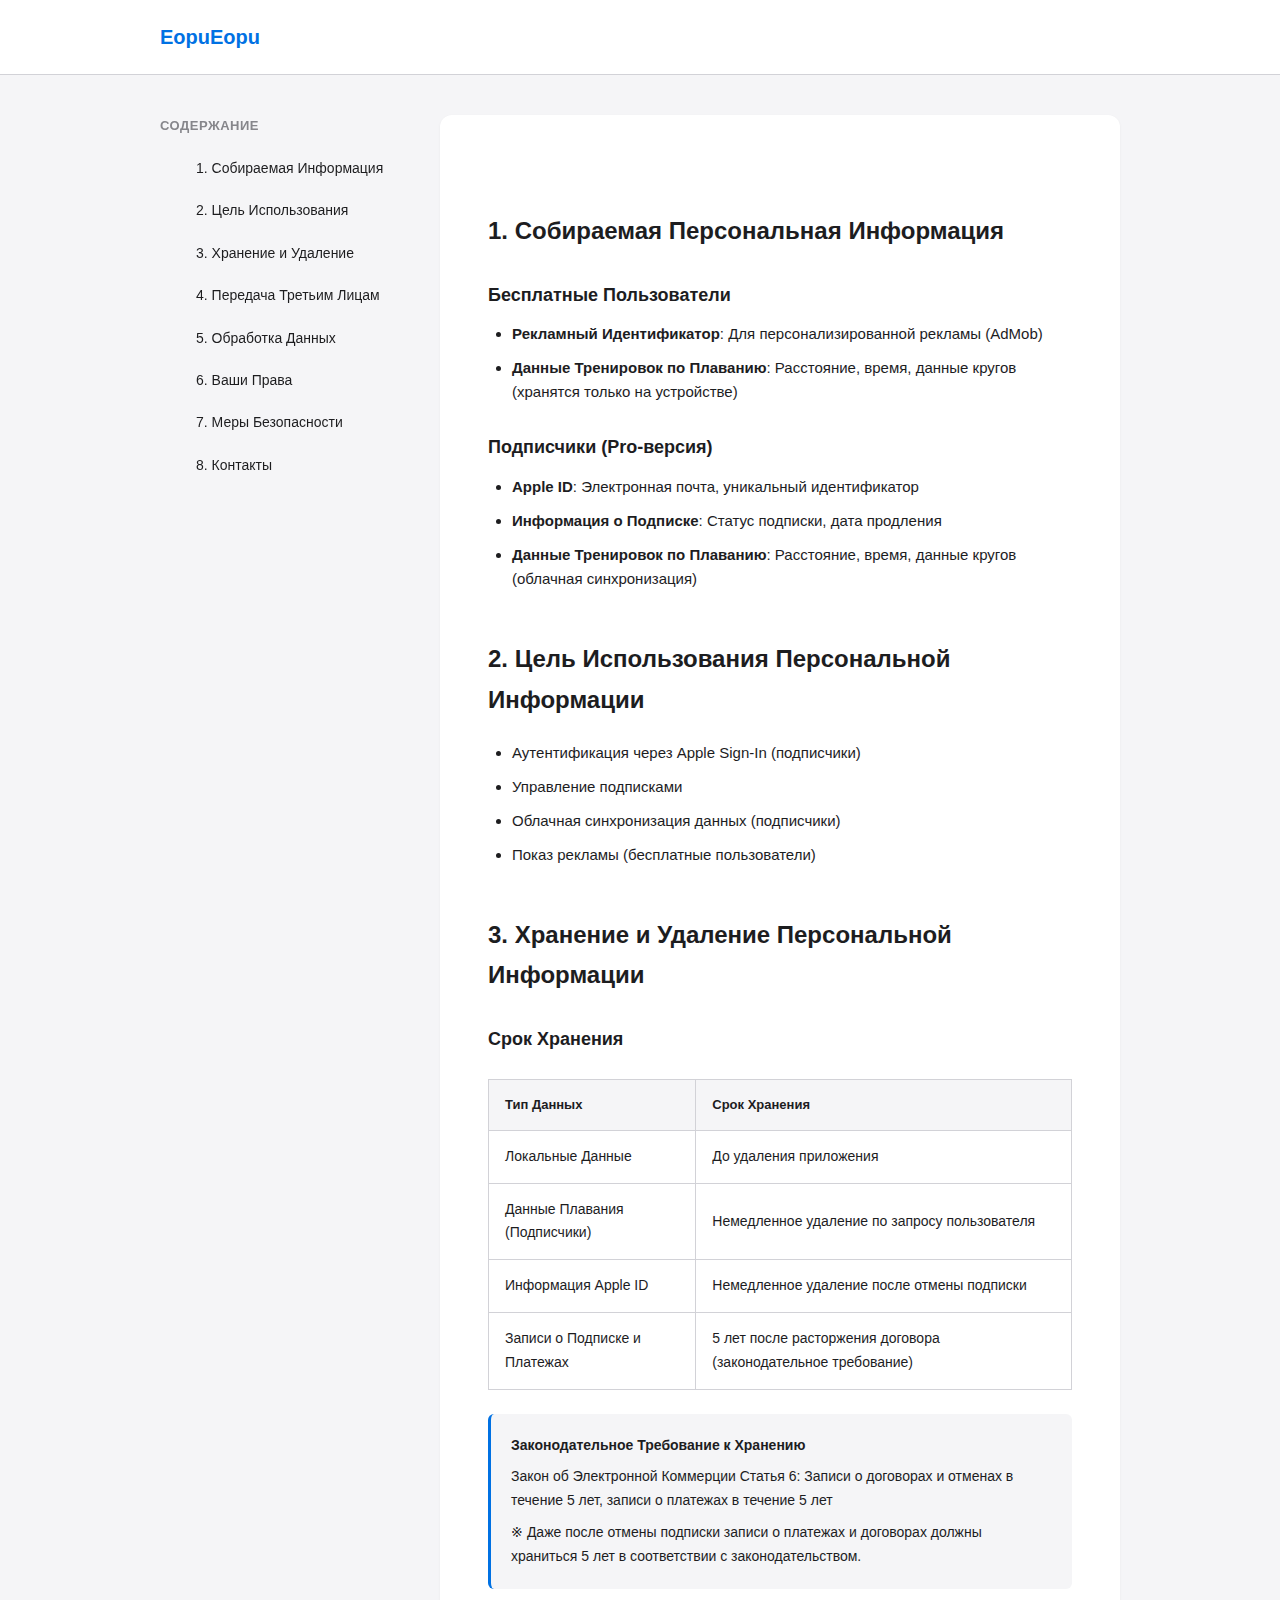
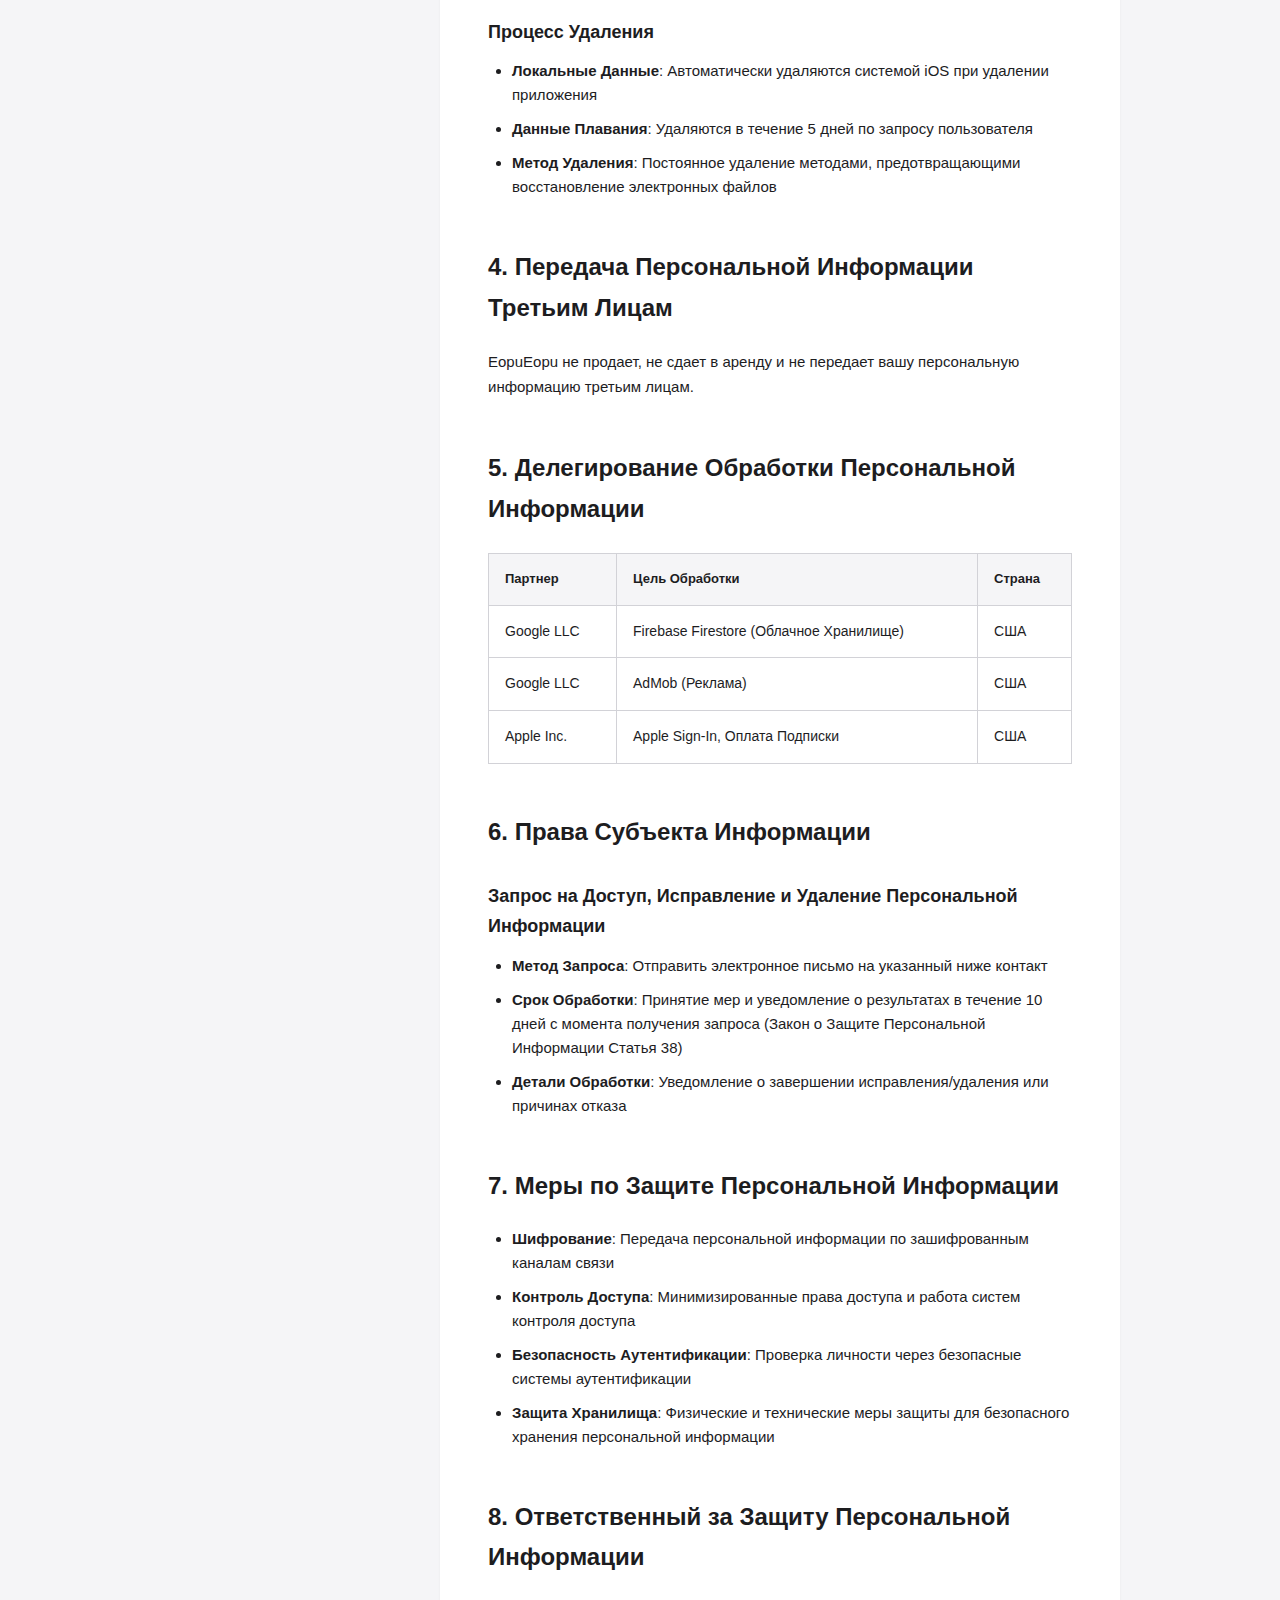
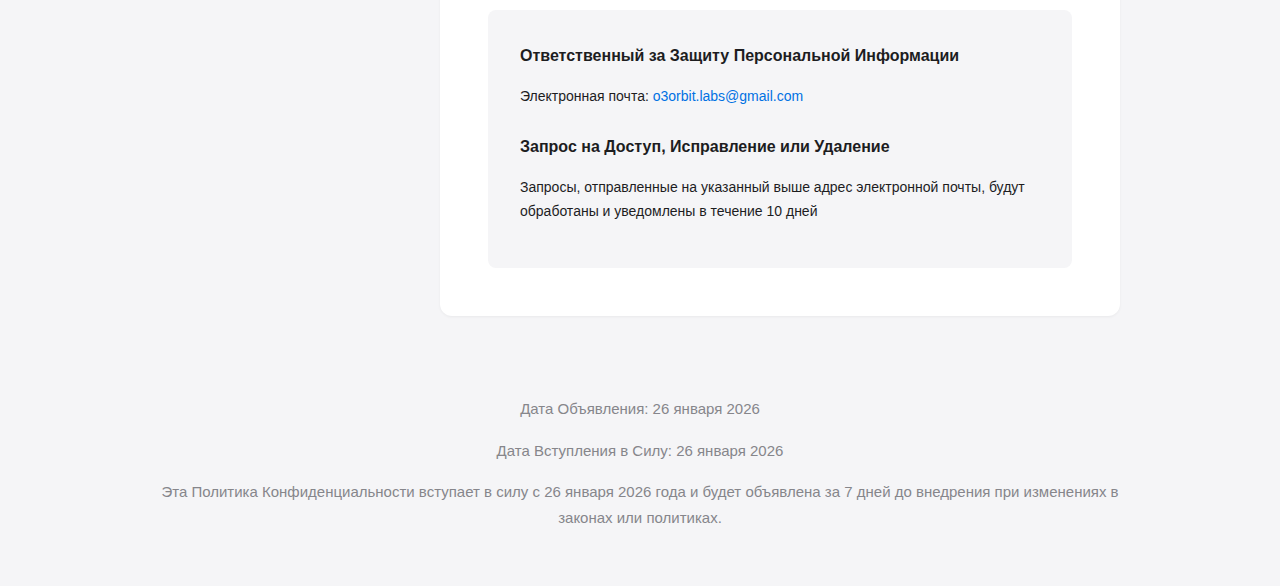
<file: ru.html>
<!DOCTYPE html>
<html lang="ru">
<head>
    <meta charset="UTF-8">
    <meta name="viewport" content="width=device-width, initial-scale=1.0">
    <title>EopuEopu Политика Конфиденциальности</title>
    <link rel="stylesheet" href="common.css">
</head>
<body>
    <div class="header">
        <div class="header-content">
            <div class="logo">EopuEopu</div>
        </div>
    </div>
    <div class="container">
        <nav class="sidebar">
            <div class="nav-title">Содержание</div>
            <ul class="nav-list">
                <li class="nav-item"><a href="#section1" class="nav-link">1. Собираемая Информация</a></li>
                <li class="nav-item"><a href="#section2" class="nav-link">2. Цель Использования</a></li>
                <li class="nav-item"><a href="#section3" class="nav-link">3. Хранение и Удаление</a></li>
                <li class="nav-item"><a href="#section4" class="nav-link">4. Передача Третьим Лицам</a></li>
                <li class="nav-item"><a href="#section5" class="nav-link">5. Обработка Данных</a></li>
                <li class="nav-item"><a href="#section6" class="nav-link">6. Ваши Права</a></li>
                <li class="nav-item"><a href="#section7" class="nav-link">7. Меры Безопасности</a></li>
                <li class="nav-item"><a href="#section8" class="nav-link">8. Контакты</a></li>
            </ul>
        </nav>
        <main class="content">
            <section id="section1">
                <h2>1. Собираемая Персональная Информация</h2>
                <h3>Бесплатные Пользователи</h3>
                <ul>
                    <li><strong>Рекламный Идентификатор</strong>: Для персонализированной рекламы (AdMob)</li>
                    <li><strong>Данные Тренировок по Плаванию</strong>: Расстояние, время, данные кругов (хранятся только на устройстве)</li>
                </ul>
                <h3>Подписчики (Pro-версия)</h3>
                <ul>
                    <li><strong>Apple ID</strong>: Электронная почта, уникальный идентификатор</li>
                    <li><strong>Информация о Подписке</strong>: Статус подписки, дата продления</li>
                    <li><strong>Данные Тренировок по Плаванию</strong>: Расстояние, время, данные кругов (облачная синхронизация)</li>
                </ul>
            </section>
            <section id="section2">
                <h2>2. Цель Использования Персональной Информации</h2>
                <ul>
                    <li>Аутентификация через Apple Sign-In (подписчики)</li>
                    <li>Управление подписками</li>
                    <li>Облачная синхронизация данных (подписчики)</li>
                    <li>Показ рекламы (бесплатные пользователи)</li>
                </ul>
            </section>
            <section id="section3">
                <h2>3. Хранение и Удаление Персональной Информации</h2>
                <h3>Срок Хранения</h3>
                <table>
                    <thead>
                        <tr>
                            <th>Тип Данных</th>
                            <th>Срок Хранения</th>
                        </tr>
                    </thead>
                    <tbody>
                        <tr>
                            <td>Локальные Данные</td>
                            <td>До удаления приложения</td>
                        </tr>
                        <tr>
                            <td>Данные Плавания (Подписчики)</td>
                            <td>Немедленное удаление по запросу пользователя</td>
                        </tr>
                        <tr>
                            <td>Информация Apple ID</td>
                            <td>Немедленное удаление после отмены подписки</td>
                        </tr>
                        <tr>
                            <td>Записи о Подписке и Платежах</td>
                            <td>5 лет после расторжения договора (законодательное требование)</td>
                        </tr>
                    </tbody>
                </table>
                <div class="info-box">
                    <p><strong>Законодательное Требование к Хранению</strong></p>
                    <p>Закон об Электронной Коммерции Статья 6: Записи о договорах и отменах в течение 5 лет, записи о платежах в течение 5 лет</p>
                    <p>※ Даже после отмены подписки записи о платежах и договорах должны храниться 5 лет в соответствии с законодательством.</p>
                </div>
                <h3>Процесс Удаления</h3>
                <ul>
                    <li><strong>Локальные Данные</strong>: Автоматически удаляются системой iOS при удалении приложения</li>
                    <li><strong>Данные Плавания</strong>: Удаляются в течение 5 дней по запросу пользователя</li>
                    <li><strong>Метод Удаления</strong>: Постоянное удаление методами, предотвращающими восстановление электронных файлов</li>
                </ul>
            </section>
            <section id="section4">
                <h2>4. Передача Персональной Информации Третьим Лицам</h2>
                <p>EopuEopu не продает, не сдает в аренду и не передает вашу персональную информацию третьим лицам.</p>
            </section>
            <section id="section5">
                <h2>5. Делегирование Обработки Персональной Информации</h2>
                <table>
                    <thead>
                        <tr>
                            <th>Партнер</th>
                            <th>Цель Обработки</th>
                            <th>Страна</th>
                        </tr>
                    </thead>
                    <tbody>
                        <tr>
                            <td>Google LLC</td>
                            <td>Firebase Firestore (Облачное Хранилище)</td>
                            <td>США</td>
                        </tr>
                        <tr>
                            <td>Google LLC</td>
                            <td>AdMob (Реклама)</td>
                            <td>США</td>
                        </tr>
                        <tr>
                            <td>Apple Inc.</td>
                            <td>Apple Sign-In, Оплата Подписки</td>
                            <td>США</td>
                        </tr>
                    </tbody>
                </table>
            </section>
            <section id="section6">
                <h2>6. Права Субъекта Информации</h2>
                <h3>Запрос на Доступ, Исправление и Удаление Персональной Информации</h3>
                <ul>
                    <li><strong>Метод Запроса</strong>: Отправить электронное письмо на указанный ниже контакт</li>
                    <li><strong>Срок Обработки</strong>: Принятие мер и уведомление о результатах в течение 10 дней с момента получения запроса (Закон о Защите Персональной Информации Статья 38)</li>
                    <li><strong>Детали Обработки</strong>: Уведомление о завершении исправления/удаления или причинах отказа</li>
                </ul>
            </section>
            <section id="section7">
                <h2>7. Меры по Защите Персональной Информации</h2>
                <ul>
                    <li><strong>Шифрование</strong>: Передача персональной информации по зашифрованным каналам связи</li>
                    <li><strong>Контроль Доступа</strong>: Минимизированные права доступа и работа систем контроля доступа</li>
                    <li><strong>Безопасность Аутентификации</strong>: Проверка личности через безопасные системы аутентификации</li>
                    <li><strong>Защита Хранилища</strong>: Физические и технические меры защиты для безопасного хранения персональной информации</li>
                </ul>
            </section>
            <section id="section8">
                <h2>8. Ответственный за Защиту Персональной Информации</h2>
                <div class="contact-section">
                    <div class="contact-title">Ответственный за Защиту Персональной Информации</div>
                    <div class="contact-item">
                        Электронная почта: <a href="mailto:o3orbit.labs@gmail.com" class="contact-link">o3orbit.labs@gmail.com</a>
                    </div>
                    <div class="contact-title" style="margin-top: 24px;">Запрос на Доступ, Исправление или Удаление</div>
                    <div class="contact-item">Запросы, отправленные на указанный выше адрес электронной почты, будут обработаны и уведомлены в течение 10 дней</div>
                </div>
            </section>
        </main>
    </div>
    <footer class="footer">
        <p>Дата Объявления: 26 января 2026</p>
        <p>Дата Вступления в Силу: 26 января 2026</p>
        <p style="margin-top: 16px;">Эта Политика Конфиденциальности вступает в силу с 26 января 2026 года и будет объявлена за 7 дней до внедрения при изменениях в законах или политиках.</p>
    </footer>
    <script src="common.js"></script>
</body>
</html>
</file>
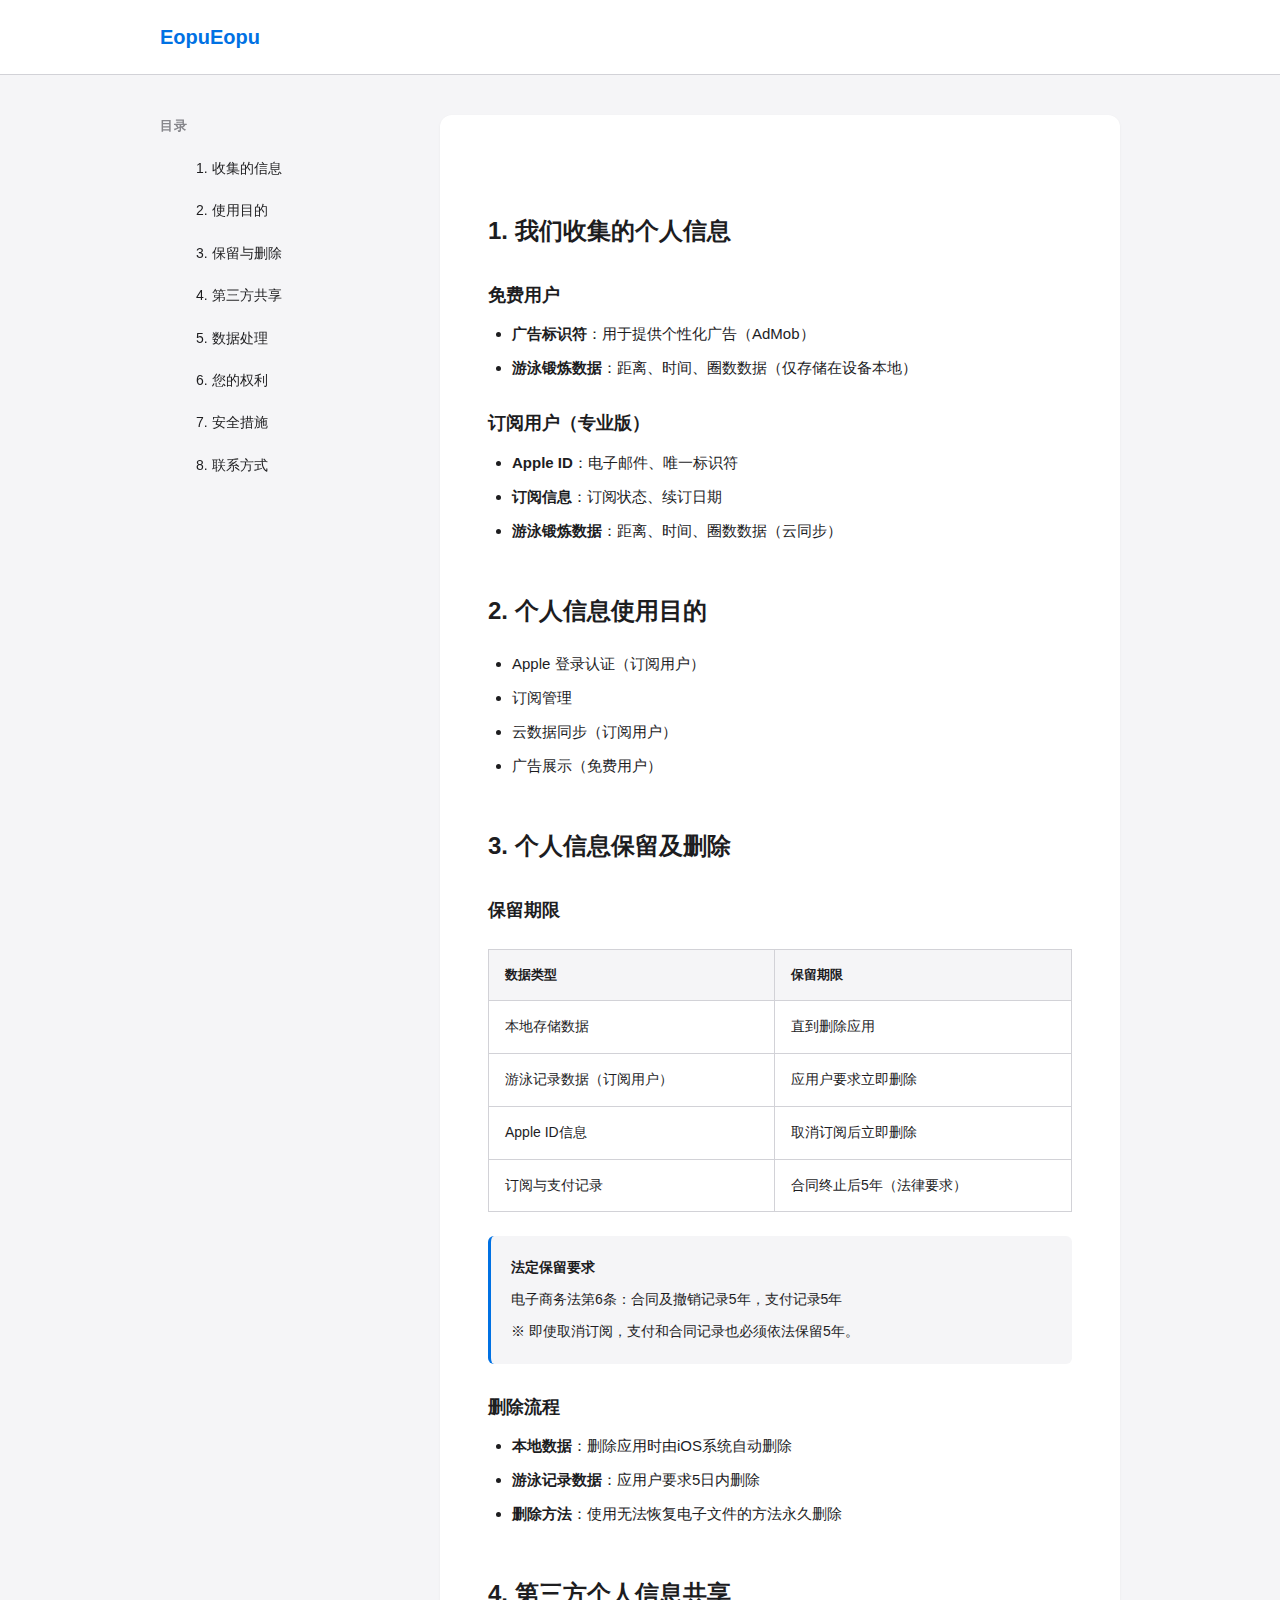
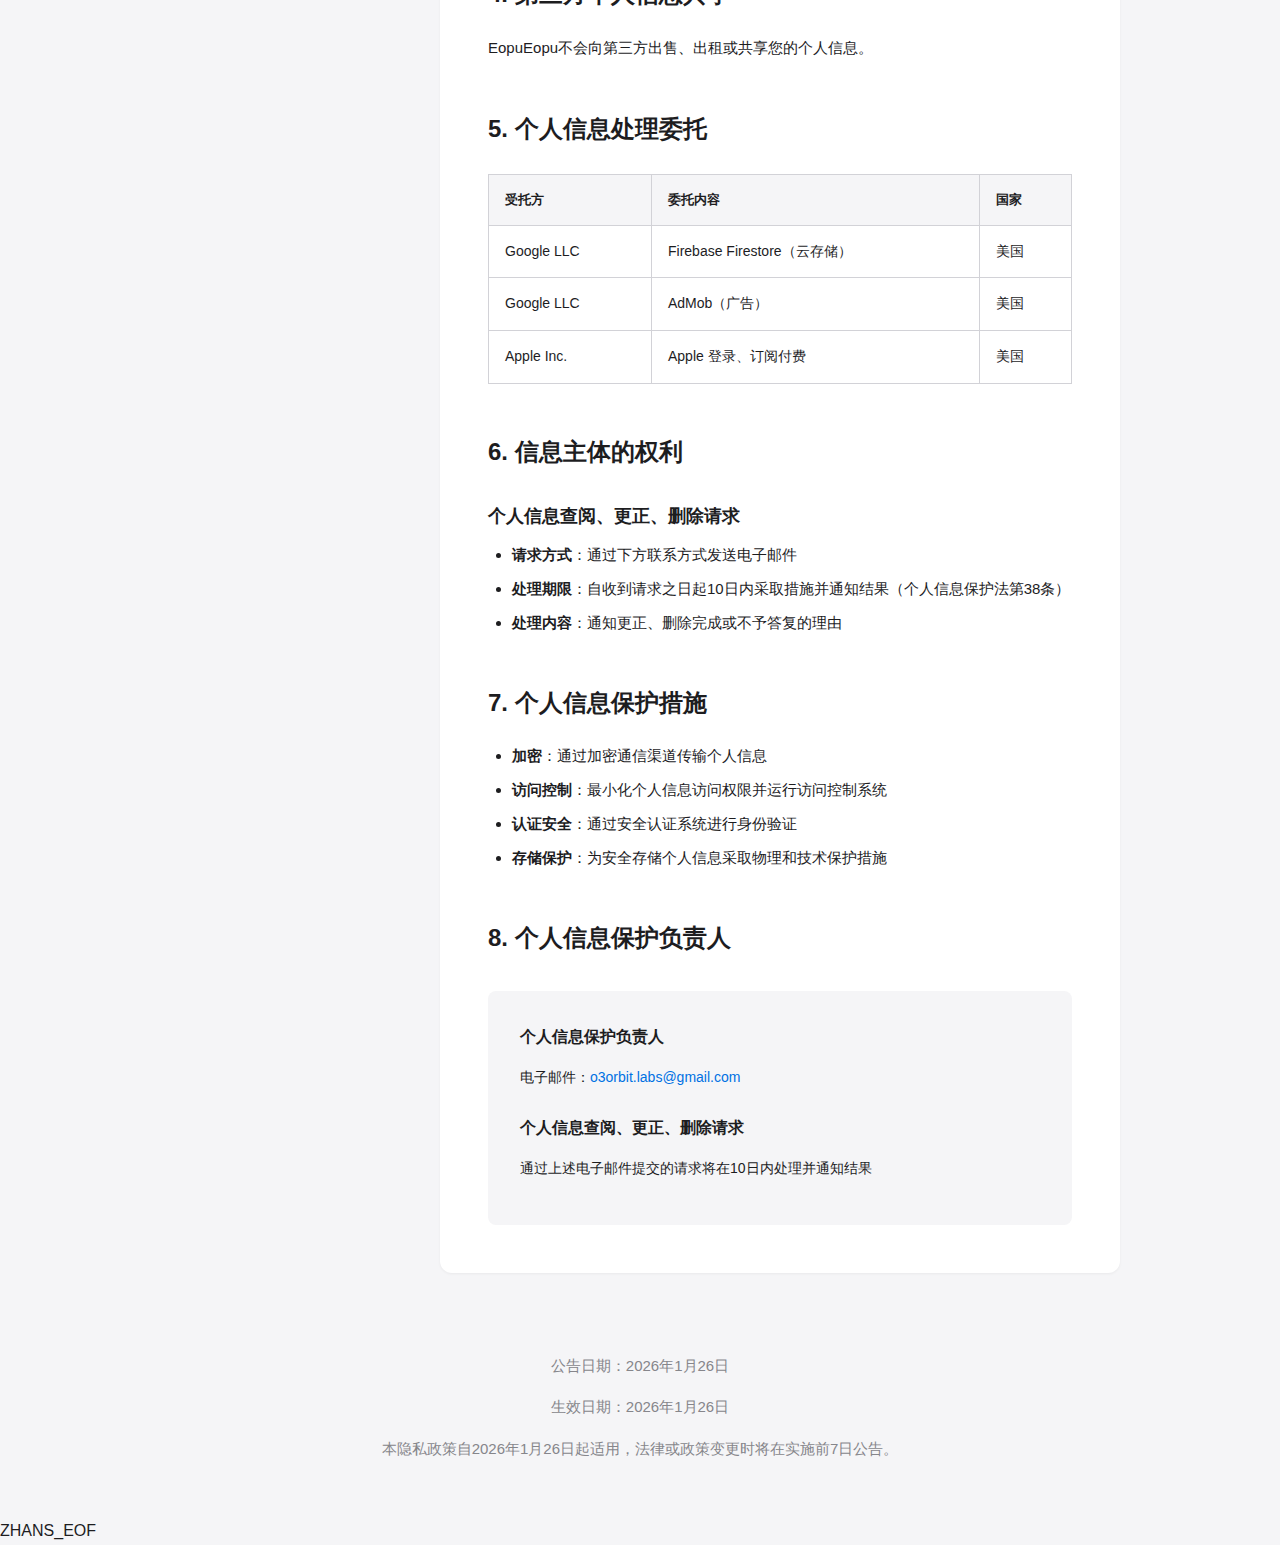
<file: zh-Hans.html>
<!DOCTYPE html>
<html lang="zh-Hans">
<head>
    <meta charset="UTF-8">
    <meta name="viewport" content="width=device-width, initial-scale=1.0">
    <title>EopuEopu 隐私政策</title>
    <link rel="stylesheet" href="common.css">
</head>
<body>
    <div class="header">
        <div class="header-content">
            <div class="logo">EopuEopu</div>
        </div>
    </div>

    <div class="container">
        <nav class="sidebar">
            <div class="nav-title">目录</div>
            <ul class="nav-list">
                <li class="nav-item"><a href="#section1" class="nav-link">1. 收集的信息</a></li>
                <li class="nav-item"><a href="#section2" class="nav-link">2. 使用目的</a></li>
                <li class="nav-item"><a href="#section3" class="nav-link">3. 保留与删除</a></li>
                <li class="nav-item"><a href="#section4" class="nav-link">4. 第三方共享</a></li>
                <li class="nav-item"><a href="#section5" class="nav-link">5. 数据处理</a></li>
                <li class="nav-item"><a href="#section6" class="nav-link">6. 您的权利</a></li>
                <li class="nav-item"><a href="#section7" class="nav-link">7. 安全措施</a></li>
                <li class="nav-item"><a href="#section8" class="nav-link">8. 联系方式</a></li>
            </ul>
        </nav>

        <main class="content">
            <section id="section1">
                <h2>1. 我们收集的个人信息</h2>

                <h3>免费用户</h3>
                <ul>
                    <li><strong>广告标识符</strong>：用于提供个性化广告（AdMob）</li>
                    <li><strong>游泳锻炼数据</strong>：距离、时间、圈数数据（仅存储在设备本地）</li>
                </ul>

                <h3>订阅用户（专业版）</h3>
                <ul>
                    <li><strong>Apple ID</strong>：电子邮件、唯一标识符</li>
                    <li><strong>订阅信息</strong>：订阅状态、续订日期</li>
                    <li><strong>游泳锻炼数据</strong>：距离、时间、圈数数据（云同步）</li>
                </ul>
            </section>

            <section id="section2">
                <h2>2. 个人信息使用目的</h2>
                <ul>
                    <li>Apple 登录认证（订阅用户）</li>
                    <li>订阅管理</li>
                    <li>云数据同步（订阅用户）</li>
                    <li>广告展示（免费用户）</li>
                </ul>
            </section>

            <section id="section3">
                <h2>3. 个人信息保留及删除</h2>

                <h3>保留期限</h3>
                <table>
                    <thead>
                        <tr>
                            <th>数据类型</th>
                            <th>保留期限</th>
                        </tr>
                    </thead>
                    <tbody>
                        <tr>
                            <td>本地存储数据</td>
                            <td>直到删除应用</td>
                        </tr>
                        <tr>
                            <td>游泳记录数据（订阅用户）</td>
                            <td>应用户要求立即删除</td>
                        </tr>
                        <tr>
                            <td>Apple ID信息</td>
                            <td>取消订阅后立即删除</td>
                        </tr>
                        <tr>
                            <td>订阅与支付记录</td>
                            <td>合同终止后5年（法律要求）</td>
                        </tr>
                    </tbody>
                </table>

                <div class="info-box">
                    <p><strong>法定保留要求</strong></p>
                    <p>电子商务法第6条：合同及撤销记录5年，支付记录5年</p>
                    <p>※ 即使取消订阅，支付和合同记录也必须依法保留5年。</p>
                </div>

                <h3>删除流程</h3>
                <ul>
                    <li><strong>本地数据</strong>：删除应用时由iOS系统自动删除</li>
                    <li><strong>游泳记录数据</strong>：应用户要求5日内删除</li>
                    <li><strong>删除方法</strong>：使用无法恢复电子文件的方法永久删除</li>
                </ul>
            </section>

            <section id="section4">
                <h2>4. 第三方个人信息共享</h2>
                <p>EopuEopu不会向第三方出售、出租或共享您的个人信息。</p>
            </section>

            <section id="section5">
                <h2>5. 个人信息处理委托</h2>
                <table>
                    <thead>
                        <tr>
                            <th>受托方</th>
                            <th>委托内容</th>
                            <th>国家</th>
                        </tr>
                    </thead>
                    <tbody>
                        <tr>
                            <td>Google LLC</td>
                            <td>Firebase Firestore（云存储）</td>
                            <td>美国</td>
                        </tr>
                        <tr>
                            <td>Google LLC</td>
                            <td>AdMob（广告）</td>
                            <td>美国</td>
                        </tr>
                        <tr>
                            <td>Apple Inc.</td>
                            <td>Apple 登录、订阅付费</td>
                            <td>美国</td>
                        </tr>
                    </tbody>
                </table>
            </section>

            <section id="section6">
                <h2>6. 信息主体的权利</h2>

                <h3>个人信息查阅、更正、删除请求</h3>
                <ul>
                    <li><strong>请求方式</strong>：通过下方联系方式发送电子邮件</li>
                    <li><strong>处理期限</strong>：自收到请求之日起10日内采取措施并通知结果（个人信息保护法第38条）</li>
                    <li><strong>处理内容</strong>：通知更正、删除完成或不予答复的理由</li>
                </ul>
            </section>

            <section id="section7">
                <h2>7. 个人信息保护措施</h2>
                <ul>
                    <li><strong>加密</strong>：通过加密通信渠道传输个人信息</li>
                    <li><strong>访问控制</strong>：最小化个人信息访问权限并运行访问控制系统</li>
                    <li><strong>认证安全</strong>：通过安全认证系统进行身份验证</li>
                    <li><strong>存储保护</strong>：为安全存储个人信息采取物理和技术保护措施</li>
                </ul>
            </section>

            <section id="section8">
                <h2>8. 个人信息保护负责人</h2>

                <div class="contact-section">
                    <div class="contact-title">个人信息保护负责人</div>
                    <div class="contact-item">
                        电子邮件：<a href="mailto:o3orbit.labs@gmail.com" class="contact-link">o3orbit.labs@gmail.com</a>
                    </div>

                    <div class="contact-title" style="margin-top: 24px;">个人信息查阅、更正、删除请求</div>
                    <div class="contact-item">通过上述电子邮件提交的请求将在10日内处理并通知结果</div>
                </div>
            </section>
        </main>
    </div>

    <footer class="footer">
        <p>公告日期：2026年1月26日</p>
        <p>生效日期：2026年1月26日</p>
        <p style="margin-top: 16px;">本隐私政策自2026年1月26日起适用，法律或政策变更时将在实施前7日公告。</p>
    </footer>

    <script src="common.js"></script>
</body>
</html>
ZHANS_EOF
</file>
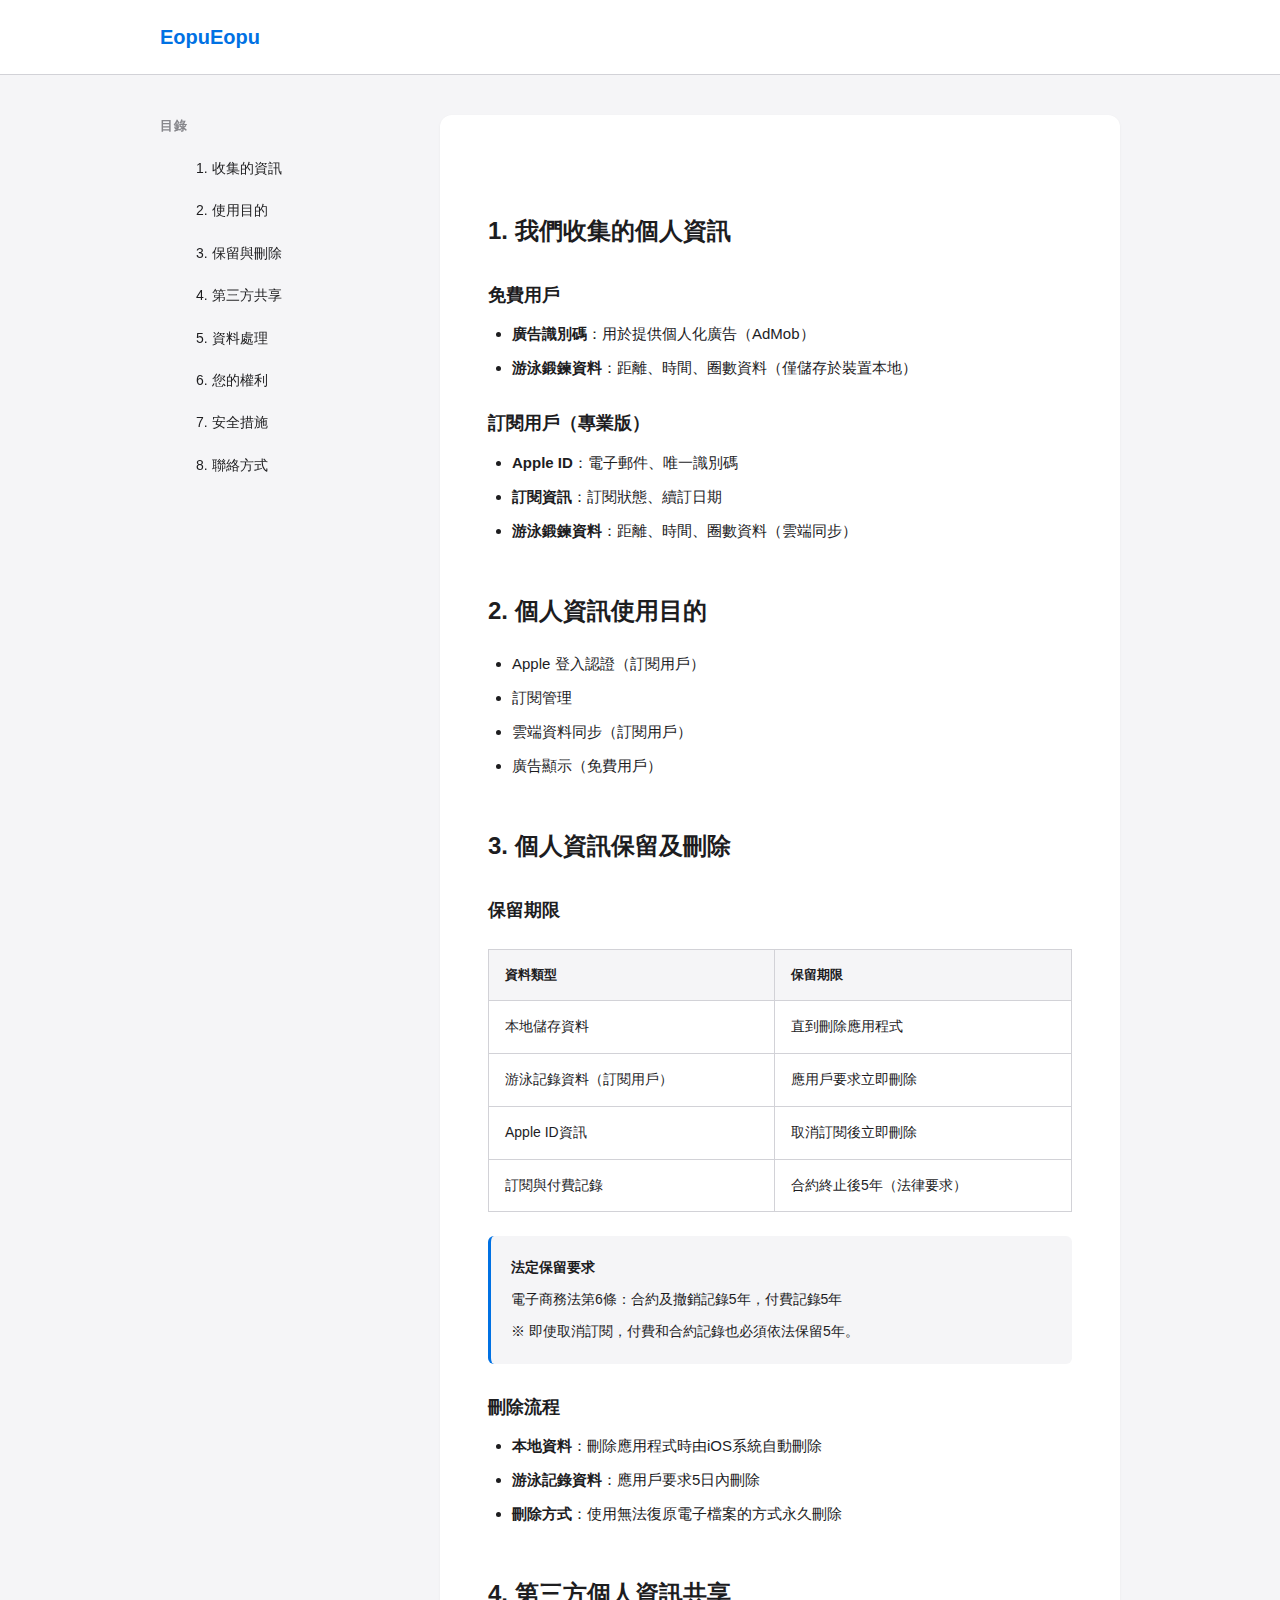
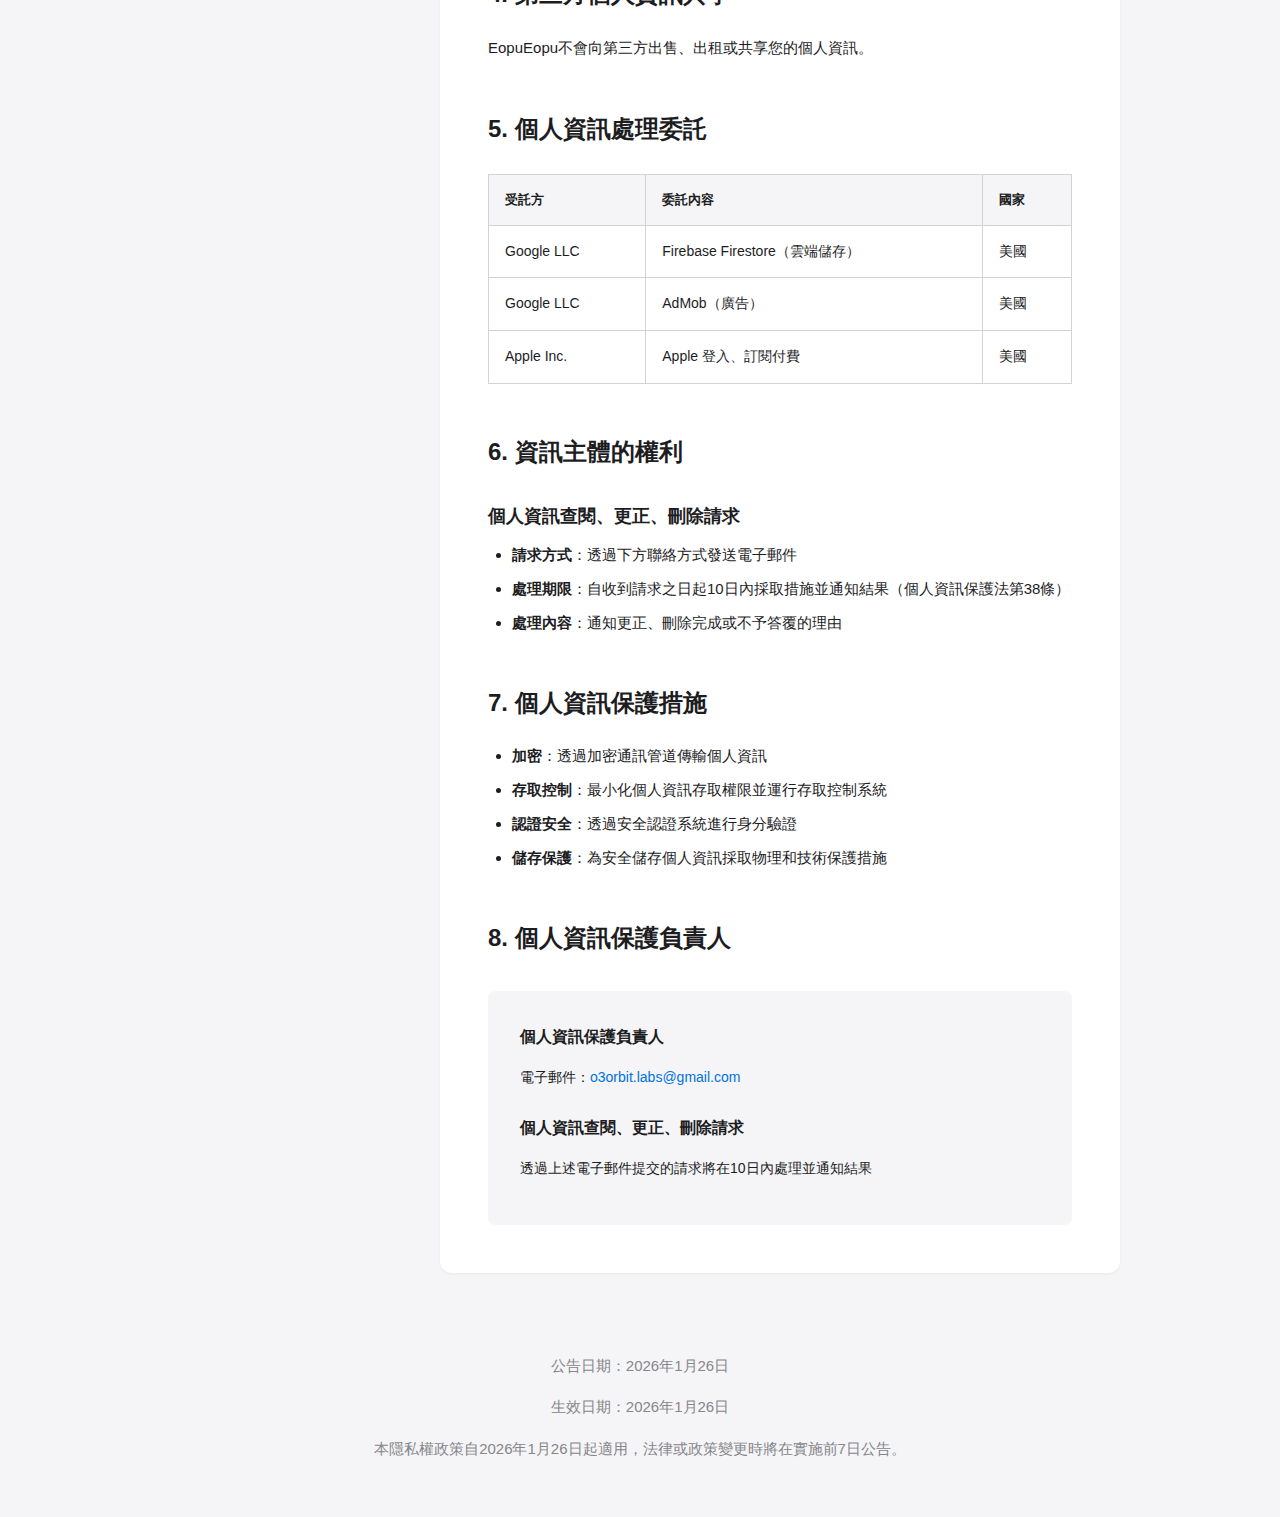
<file: zh-Hant.html>
<!DOCTYPE html>
<html lang="zh-Hant">
<head>
    <meta charset="UTF-8">
    <meta name="viewport" content="width=device-width, initial-scale=1.0">
    <title>EopuEopu 隱私權政策</title>
    <link rel="stylesheet" href="common.css">
</head>
<body>
    <div class="header">
        <div class="header-content">
            <div class="logo">EopuEopu</div>
        </div>
    </div>

    <div class="container">
        <nav class="sidebar">
            <div class="nav-title">目錄</div>
            <ul class="nav-list">
                <li class="nav-item"><a href="#section1" class="nav-link">1. 收集的資訊</a></li>
                <li class="nav-item"><a href="#section2" class="nav-link">2. 使用目的</a></li>
                <li class="nav-item"><a href="#section3" class="nav-link">3. 保留與刪除</a></li>
                <li class="nav-item"><a href="#section4" class="nav-link">4. 第三方共享</a></li>
                <li class="nav-item"><a href="#section5" class="nav-link">5. 資料處理</a></li>
                <li class="nav-item"><a href="#section6" class="nav-link">6. 您的權利</a></li>
                <li class="nav-item"><a href="#section7" class="nav-link">7. 安全措施</a></li>
                <li class="nav-item"><a href="#section8" class="nav-link">8. 聯絡方式</a></li>
            </ul>
        </nav>

        <main class="content">
            <section id="section1">
                <h2>1. 我們收集的個人資訊</h2>

                <h3>免費用戶</h3>
                <ul>
                    <li><strong>廣告識別碼</strong>：用於提供個人化廣告（AdMob）</li>
                    <li><strong>游泳鍛鍊資料</strong>：距離、時間、圈數資料（僅儲存於裝置本地）</li>
                </ul>

                <h3>訂閱用戶（專業版）</h3>
                <ul>
                    <li><strong>Apple ID</strong>：電子郵件、唯一識別碼</li>
                    <li><strong>訂閱資訊</strong>：訂閱狀態、續訂日期</li>
                    <li><strong>游泳鍛鍊資料</strong>：距離、時間、圈數資料（雲端同步）</li>
                </ul>
            </section>

            <section id="section2">
                <h2>2. 個人資訊使用目的</h2>
                <ul>
                    <li>Apple 登入認證（訂閱用戶）</li>
                    <li>訂閱管理</li>
                    <li>雲端資料同步（訂閱用戶）</li>
                    <li>廣告顯示（免費用戶）</li>
                </ul>
            </section>

            <section id="section3">
                <h2>3. 個人資訊保留及刪除</h2>

                <h3>保留期限</h3>
                <table>
                    <thead>
                        <tr>
                            <th>資料類型</th>
                            <th>保留期限</th>
                        </tr>
                    </thead>
                    <tbody>
                        <tr>
                            <td>本地儲存資料</td>
                            <td>直到刪除應用程式</td>
                        </tr>
                        <tr>
                            <td>游泳記錄資料（訂閱用戶）</td>
                            <td>應用戶要求立即刪除</td>
                        </tr>
                        <tr>
                            <td>Apple ID資訊</td>
                            <td>取消訂閱後立即刪除</td>
                        </tr>
                        <tr>
                            <td>訂閱與付費記錄</td>
                            <td>合約終止後5年（法律要求）</td>
                        </tr>
                    </tbody>
                </table>

                <div class="info-box">
                    <p><strong>法定保留要求</strong></p>
                    <p>電子商務法第6條：合約及撤銷記錄5年，付費記錄5年</p>
                    <p>※ 即使取消訂閱，付費和合約記錄也必須依法保留5年。</p>
                </div>

                <h3>刪除流程</h3>
                <ul>
                    <li><strong>本地資料</strong>：刪除應用程式時由iOS系統自動刪除</li>
                    <li><strong>游泳記錄資料</strong>：應用戶要求5日內刪除</li>
                    <li><strong>刪除方式</strong>：使用無法復原電子檔案的方式永久刪除</li>
                </ul>
            </section>

            <section id="section4">
                <h2>4. 第三方個人資訊共享</h2>
                <p>EopuEopu不會向第三方出售、出租或共享您的個人資訊。</p>
            </section>

            <section id="section5">
                <h2>5. 個人資訊處理委託</h2>
                <table>
                    <thead>
                        <tr>
                            <th>受託方</th>
                            <th>委託內容</th>
                            <th>國家</th>
                        </tr>
                    </thead>
                    <tbody>
                        <tr>
                            <td>Google LLC</td>
                            <td>Firebase Firestore（雲端儲存）</td>
                            <td>美國</td>
                        </tr>
                        <tr>
                            <td>Google LLC</td>
                            <td>AdMob（廣告）</td>
                            <td>美國</td>
                        </tr>
                        <tr>
                            <td>Apple Inc.</td>
                            <td>Apple 登入、訂閱付費</td>
                            <td>美國</td>
                        </tr>
                    </tbody>
                </table>
            </section>

            <section id="section6">
                <h2>6. 資訊主體的權利</h2>

                <h3>個人資訊查閱、更正、刪除請求</h3>
                <ul>
                    <li><strong>請求方式</strong>：透過下方聯絡方式發送電子郵件</li>
                    <li><strong>處理期限</strong>：自收到請求之日起10日內採取措施並通知結果（個人資訊保護法第38條）</li>
                    <li><strong>處理內容</strong>：通知更正、刪除完成或不予答覆的理由</li>
                </ul>
            </section>

            <section id="section7">
                <h2>7. 個人資訊保護措施</h2>
                <ul>
                    <li><strong>加密</strong>：透過加密通訊管道傳輸個人資訊</li>
                    <li><strong>存取控制</strong>：最小化個人資訊存取權限並運行存取控制系統</li>
                    <li><strong>認證安全</strong>：透過安全認證系統進行身分驗證</li>
                    <li><strong>儲存保護</strong>：為安全儲存個人資訊採取物理和技術保護措施</li>
                </ul>
            </section>

            <section id="section8">
                <h2>8. 個人資訊保護負責人</h2>

                <div class="contact-section">
                    <div class="contact-title">個人資訊保護負責人</div>
                    <div class="contact-item">
                        電子郵件：<a href="mailto:o3orbit.labs@gmail.com" class="contact-link">o3orbit.labs@gmail.com</a>
                    </div>

                    <div class="contact-title" style="margin-top: 24px;">個人資訊查閱、更正、刪除請求</div>
                    <div class="contact-item">透過上述電子郵件提交的請求將在10日內處理並通知結果</div>
                </div>
            </section>
        </main>
    </div>

    <footer class="footer">
        <p>公告日期：2026年1月26日</p>
        <p>生效日期：2026年1月26日</p>
        <p style="margin-top: 16px;">本隱私權政策自2026年1月26日起適用，法律或政策變更時將在實施前7日公告。</p>
    </footer>

    <script src="common.js"></script>
</body>
</html>
</file>
<file: common.css>
:root {
    --primary-color: #0071e3;
    --text-primary: #1d1d1f;
    --text-secondary: #86868b;
    --bg-gray: #f5f5f7;
    --border-color: #d2d2d7;
    --white: #ffffff;
}

* {
    margin: 0;
    padding: 0;
    box-sizing: border-box;
}

body {
    font-family: -apple-system, BlinkMacSystemFont, 'Segoe UI', 'Apple SD Gothic Neo', sans-serif;
    line-height: 1.7;
    color: var(--text-primary);
    background-color: var(--bg-gray);
}

/* Header */
.header {
    background-color: var(--white);
    border-bottom: 1px solid var(--border-color);
    position: sticky;
    top: 0;
    z-index: 100;
}

.header-content {
    max-width: 1000px;
    margin: 0 auto;
    padding: 20px;
    display: flex;
    justify-content: space-between;
    align-items: center;
}

.logo {
    font-size: 20px;
    font-weight: 600;
    color: var(--primary-color);
}

.last-updated {
    font-size: 13px;
    color: var(--text-secondary);
}

/* Container */
.container {
    max-width: 1000px;
    margin: 0 auto;
    display: flex;
    gap: 40px;
    padding: 40px 20px;
}

/* Sidebar Navigation */
.sidebar {
    width: 240px;
    position: sticky;
    top: 100px;
    height: fit-content;
}

.nav-title {
    font-size: 13px;
    font-weight: 600;
    color: var(--text-secondary);
    text-transform: uppercase;
    letter-spacing: 0.5px;
    margin-bottom: 12px;
}

.nav-list {
    list-style: none;
}

.nav-item {
    margin-bottom: 4px;
}

.nav-link {
    display: block;
    padding: 8px 12px;
    font-size: 14px;
    color: var(--text-primary);
    text-decoration: none;
    border-radius: 6px;
    transition: all 0.2s;
}

.nav-link:hover {
    background-color: var(--bg-gray);
    color: var(--primary-color);
}

.nav-link.active {
    background-color: var(--primary-color);
    color: var(--white);
}

/* Main Content */
.content {
    flex: 1;
    background-color: var(--white);
    border-radius: 12px;
    padding: 48px;
    box-shadow: 0 1px 3px rgba(0,0,0,0.05);
}

h1 {
    font-size: 36px;
    font-weight: 700;
    margin-bottom: 48px;
    padding-bottom: 24px;
    border-bottom: 1px solid var(--border-color);
}

h2 {
    font-size: 24px;
    font-weight: 600;
    margin-top: 48px;
    margin-bottom: 20px;
    scroll-margin-top: 100px;
}

h3 {
    font-size: 18px;
    font-weight: 600;
    margin-top: 28px;
    margin-bottom: 12px;
}

p {
    margin-bottom: 16px;
    font-size: 15px;
    line-height: 1.7;
}

ul, ol {
    margin-bottom: 20px;
    padding-left: 24px;
}

li {
    margin-bottom: 10px;
    font-size: 15px;
    line-height: 1.6;
}

strong {
    font-weight: 600;
    color: var(--text-primary);
}

/* Table */
table {
    width: 100%;
    border-collapse: collapse;
    margin: 24px 0;
    font-size: 14px;
}

th, td {
    border: 1px solid var(--border-color);
    padding: 14px 16px;
    text-align: left;
}

th {
    background-color: var(--bg-gray);
    font-weight: 600;
    font-size: 13px;
}

td {
    font-size: 14px;
}

/* Info Box */
.info-box {
    background-color: var(--bg-gray);
    border-left: 3px solid var(--primary-color);
    padding: 20px;
    border-radius: 6px;
    margin: 24px 0;
}

.info-box p {
    margin-bottom: 8px;
    font-size: 14px;
}

.info-box p:last-child {
    margin-bottom: 0;
}

/* Contact Section */
.contact-section {
    background-color: var(--bg-gray);
    padding: 32px;
    border-radius: 8px;
    margin-top: 32px;
}

.contact-title {
    font-size: 16px;
    font-weight: 600;
    margin-bottom: 16px;
}

.contact-item {
    margin-bottom: 12px;
    font-size: 14px;
}

.contact-link {
    color: var(--primary-color);
    text-decoration: none;
}

.contact-link:hover {
    text-decoration: underline;
}

/* Footer */
.footer {
    max-width: 1000px;
    margin: 0 auto;
    padding: 40px 20px;
    text-align: center;
    color: var(--text-secondary);
    font-size: 13px;
}

/* Mobile */
@media (max-width: 768px) {
    .container {
        flex-direction: column;
        padding: 20px;
        gap: 0;
    }

    .sidebar {
        width: 100%;
        position: static;
        margin-bottom: 0;
    }

    .nav-title {
        font-size: 18px;
        margin-bottom: 16px;
    }

    .nav-list {
        display: flex;
        overflow-x: auto;
        gap: 10px;
        padding-bottom: 10px;
        padding-left: 0;
    }

    .nav-item {
        margin-bottom: 0;
    }

    .nav-link {
        white-space: nowrap;
        font-size: 16px;
        padding: 12px 16px;
    }

    .content {
        padding: 24px;
        border-radius: 0;
    }

    section {
        scroll-margin-top: 80px;
    }

    h1 {
        font-size: 28px;
        margin-bottom: 32px;
        padding-top: 20px;
    }

    h2 {
        font-size: 20px;
        margin-top: 32px;
    }

    h3 {
        font-size: 16px;
    }
}

/* Smooth Scroll */
html {
    scroll-behavior: smooth;
}
</file>
